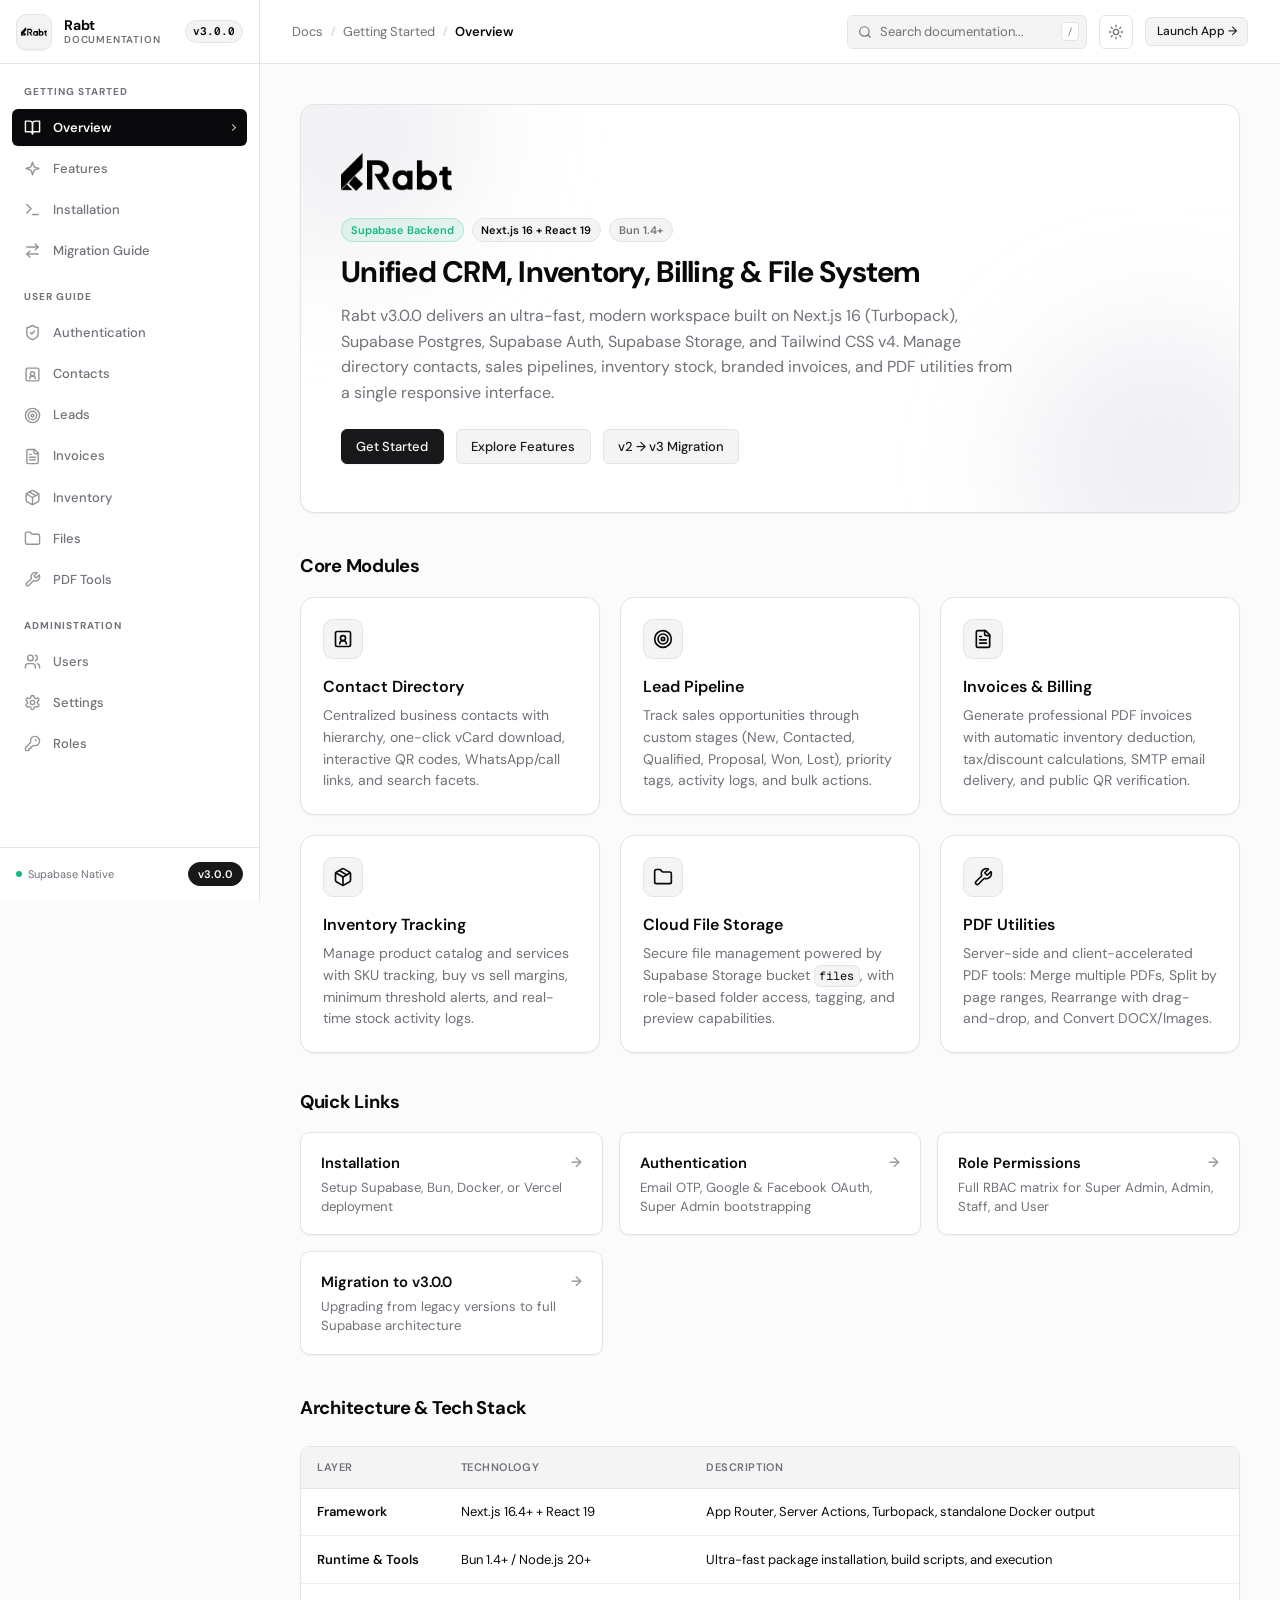
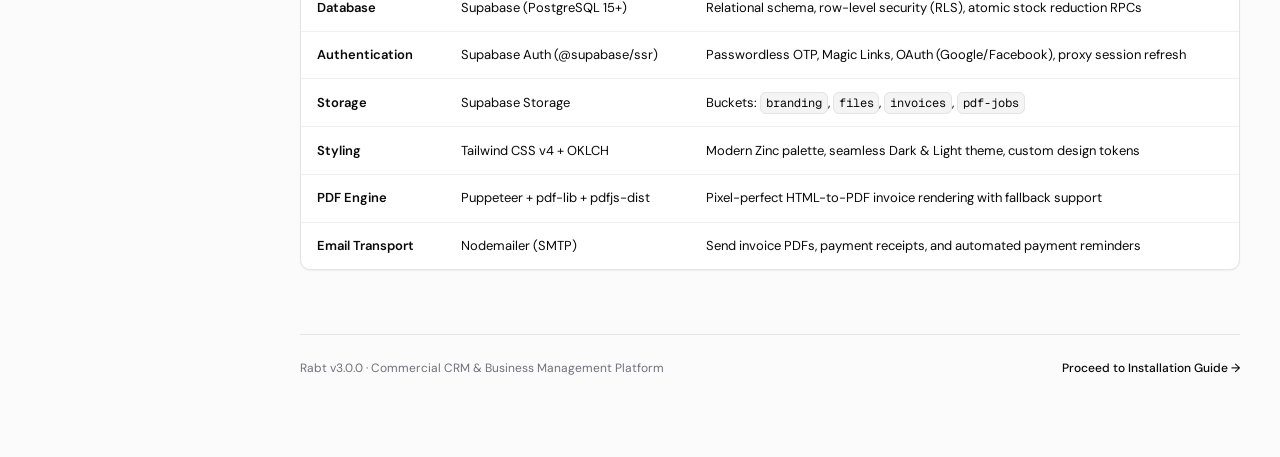
<file: Documentation/index.html>
<!DOCTYPE html>
<html lang="en">
  <head>
    <meta charset="UTF-8" />
    <meta name="viewport" content="width=device-width, initial-scale=1.0" />
    <title>Rabt Documentation | Modern CRM, Inventory, Billing & File System</title>
    <link rel="stylesheet" href="css/styles.css" />
    <link rel="icon" href="image/favicon.ico" sizes="any" />
    <link rel="icon" href="image/favicon.svg" type="image/svg+xml" />
    <link rel="apple-touch-icon" href="image/apple-touch-icon.png" />
  </head>
  <body>
    <!-- Sidebar Navigation -->
    <nav class="sidebar" id="sidebar">
      <div class="sidebar-header">
        <div class="sidebar-logo-box">
          <img src="image/rabt-dark.png" alt="Rabt" class="sidebar-logo" />
        </div>
        <div class="sidebar-brand-meta">
          <div class="sidebar-brand-title">Rabt</div>
          <div class="sidebar-brand-sub">Documentation</div>
        </div>
        <span class="version-pill">v3.0.0</span>
      </div>

      <div class="nav-scroll">
        <ul class="nav-menu">
          <li class="nav-section">Getting Started</li>
          <li>
            <a href="index.html" class="active">
              <svg class="nav-icon" viewBox="0 0 24 24" fill="none" stroke="currentColor" stroke-width="2" stroke-linecap="round" stroke-linejoin="round"><path d="M2 3h6a4 4 0 0 1 4 4v14a3 3 0 0 0-3-3H2z"/><path d="M22 3h-6a4 4 0 0 0-4 4v14a3 3 0 0 1 3-3h7z"/></svg>
              <span>Overview</span>
            </a>
          </li>
          <li>
            <a href="features.html">
              <svg class="nav-icon" viewBox="0 0 24 24" fill="none" stroke="currentColor" stroke-width="2" stroke-linecap="round" stroke-linejoin="round"><path d="m12 3-1.9 5.8a2 2 0 0 1-1.3 1.3L3 12l5.8 1.9a2 2 0 0 1 1.3 1.3L12 21l1.9-5.8a2 2 0 0 1 1.3-1.3L21 12l-5.8-1.9a2 2 0 0 1-1.3-1.3z"/></svg>
              <span>Features</span>
            </a>
          </li>
          <li>
            <a href="installation.html">
              <svg class="nav-icon" viewBox="0 0 24 24" fill="none" stroke="currentColor" stroke-width="2" stroke-linecap="round" stroke-linejoin="round"><polyline points="4 17 10 11 4 5"/><line x1="12" x2="20" y1="19" y2="19"/></svg>
              <span>Installation</span>
            </a>
          </li>
          <li>
            <a href="migration.html">
              <svg class="nav-icon" viewBox="0 0 24 24" fill="none" stroke="currentColor" stroke-width="2" stroke-linecap="round" stroke-linejoin="round"><path d="m16 3 4 4-4 4"/><path d="M20 7H4"/><path d="m8 21-4-4 4-4"/><path d="M4 17h16"/></svg>
              <span>Migration Guide</span>
            </a>
          </li>

          <li class="nav-section">User Guide</li>
          <li>
            <a href="user-guide/authentication.html">
              <svg class="nav-icon" viewBox="0 0 24 24" fill="none" stroke="currentColor" stroke-width="2" stroke-linecap="round" stroke-linejoin="round"><path d="M20 13c0 5-3.5 7.5-7.66 8.95a1 1 0 0 1-.67-.01C7.5 20.5 4 18 4 13V6a1 1 0 0 1 1-1c2 0 4.5-1.2 6.24-2.72a1.17 1.17 0 0 1 1.52 0C14.51 3.81 17 5 19 5a1 1 0 0 1 1 1z"/><path d="m9 12 2 2 4-4"/></svg>
              <span>Authentication</span>
            </a>
          </li>
          <li>
            <a href="user-guide/contacts.html">
              <svg class="nav-icon" viewBox="0 0 24 24" fill="none" stroke="currentColor" stroke-width="2" stroke-linecap="round" stroke-linejoin="round"><path d="M16 18a4 4 0 0 0-8 0"/><circle cx="12" cy="11" r="3"/><rect width="18" height="18" x="3" y="3" rx="2"/></svg>
              <span>Contacts</span>
            </a>
          </li>
          <li>
            <a href="user-guide/leads.html">
              <svg class="nav-icon" viewBox="0 0 24 24" fill="none" stroke="currentColor" stroke-width="2" stroke-linecap="round" stroke-linejoin="round"><circle cx="12" cy="12" r="10"/><circle cx="12" cy="12" r="6"/><circle cx="12" cy="12" r="2"/></svg>
              <span>Leads</span>
            </a>
          </li>
          <li>
            <a href="user-guide/invoices.html">
              <svg class="nav-icon" viewBox="0 0 24 24" fill="none" stroke="currentColor" stroke-width="2" stroke-linecap="round" stroke-linejoin="round"><path d="M15 2H6a2 2 0 0 0-2 2v16a2 2 0 0 0 2 2h12a2 2 0 0 0 2-2V7Z"/><path d="M14 2v4a2 2 0 0 0 2 2h4"/><path d="M10 9H8"/><path d="M16 13H8"/><path d="M16 17H8"/></svg>
              <span>Invoices</span>
            </a>
          </li>
          <li>
            <a href="user-guide/inventory.html">
              <svg class="nav-icon" viewBox="0 0 24 24" fill="none" stroke="currentColor" stroke-width="2" stroke-linecap="round" stroke-linejoin="round"><path d="m7.5 4.27 9 5.15"/><path d="M21 8a2 2 0 0 0-1-1.73l-7-4a2 2 0 0 0-2 0l-7 4A2 2 0 0 0 3 8v8a2 2 0 0 0 1 1.73l7 4a2 2 0 0 0 2 0l7-4A2 2 0 0 0 21 16Z"/><path d="m3.3 7 8.7 5 8.7-5"/><path d="M12 22V12"/></svg>
              <span>Inventory</span>
            </a>
          </li>
          <li>
            <a href="user-guide/files.html">
              <svg class="nav-icon" viewBox="0 0 24 24" fill="none" stroke="currentColor" stroke-width="2" stroke-linecap="round" stroke-linejoin="round"><path d="M20 20a2 2 0 0 0 2-2V8a2 2 0 0 0-2-2h-7.9a2 2 0 0 1-1.69-.9L9.6 3.9A2 2 0 0 0 7.93 3H4a2 2 0 0 0-2 2v13a2 2 0 0 0 2 2Z"/></svg>
              <span>Files</span>
            </a>
          </li>
          <li>
            <a href="user-guide/pdf-tools.html">
              <svg class="nav-icon" viewBox="0 0 24 24" fill="none" stroke="currentColor" stroke-width="2" stroke-linecap="round" stroke-linejoin="round"><path d="M14.7 6.3a1 1 0 0 0 0 1.4l1.6 1.6a1 1 0 0 0 1.4 0l3.77-3.77a6 6 0 0 1-7.94 7.94l-6.91 6.91a2.12 2.12 0 0 1-3-3l6.91-6.91a6 6 0 0 1 7.94-7.94l-3.76 3.76z"/></svg>
              <span>PDF Tools</span>
            </a>
          </li>

          <li class="nav-section">Administration</li>
          <li>
            <a href="admin/users.html">
              <svg class="nav-icon" viewBox="0 0 24 24" fill="none" stroke="currentColor" stroke-width="2" stroke-linecap="round" stroke-linejoin="round"><path d="M16 21v-2a4 4 0 0 0-4-4H6a4 4 0 0 0-4 4v2"/><circle cx="9" cy="7" r="4"/><path d="M22 21v-2a4 4 0 0 0-3-3.87"/><path d="M16 3.13a4 4 0 0 1 0 7.75"/></svg>
              <span>Users</span>
            </a>
          </li>
          <li>
            <a href="admin/settings.html">
              <svg class="nav-icon" viewBox="0 0 24 24" fill="none" stroke="currentColor" stroke-width="2" stroke-linecap="round" stroke-linejoin="round"><path d="M12.22 2h-.44a2 2 0 0 0-2 2v.18a2 2 0 0 1-1 1.73l-.43.25a2 2 0 0 1-2 0l-.15-.08a2 2 0 0 0-2.73.73l-.22.38a2 2 0 0 0 .73 2.73l.15.1a2 2 0 0 1 1 1.72v.51a2 2 0 0 1-1 1.74l-.15.09a2 2 0 0 0-.73 2.73l.22.38a2 2 0 0 0 2.73.73l.15-.08a2 2 0 0 1 2 0l.43.25a2 2 0 0 1 1 1.73V20a2 2 0 0 0 2 2h.44a2 2 0 0 0 2-2v-.18a2 2 0 0 1 1-1.73l.43-.25a2 2 0 0 1 2 0l.15.08a2 2 0 0 0 2.73-.73l.22-.39a2 2 0 0 0-.73-2.73l-.15-.08a2 2 0 0 1-1-1.74v-.5a2 2 0 0 1 1-1.74l.15-.09a2 2 0 0 0 .73-2.73l-.22-.38a2 2 0 0 0-2.73-.73l-.15.08a2 2 0 0 1-2 0l-.43-.25a2 2 0 0 1-1-1.73V4a2 2 0 0 0-2-2z"/><circle cx="12" cy="12" r="3"/></svg>
              <span>Settings</span>
            </a>
          </li>
          <li>
            <a href="admin/roles.html">
              <svg class="nav-icon" viewBox="0 0 24 24" fill="none" stroke="currentColor" stroke-width="2" stroke-linecap="round" stroke-linejoin="round"><path d="M2.586 17.414A2 2 0 0 0 2 18.828V21a1 1 0 0 0 1 1h3a1 1 0 0 0 1-1v-1a1 1 0 0 1 1-1h1a1 1 0 0 0 1-1v-1a1 1 0 0 1 1-1h.172a2 2 0 0 0 1.414-.586l.814-.814a6.5 6.5 0 1 0-4-4z"/><circle cx="16.5" cy="7.5" r=".5" fill="currentColor"/></svg>
              <span>Roles</span>
            </a>
          </li>
        </ul>
      </div>

      <div class="sidebar-footer">
        <span class="tag-pill"><span class="dot"></span> Supabase Native</span>
        <span class="badge badge-primary">v3.0.0</span>
      </div>
    </nav>

    <!-- Main Layout Frame -->
    <div class="layout-root">
      <!-- TopBar -->
      <header class="topbar">
        <div class="topbar-left">
          <button class="sidebar-toggle" id="sidebarToggle" aria-label="Toggle navigation">
            <svg width="18" height="18" viewBox="0 0 24 24" fill="none" stroke="currentColor" stroke-width="2" stroke-linecap="round" stroke-linejoin="round"><line x1="4" x2="20" y1="12" y2="12"/><line x1="4" x2="20" y1="6" y2="6"/><line x1="4" x2="20" y1="18" y2="18"/></svg>
          </button>
          <div class="breadcrumbs">
            <span>Docs</span>
            <span class="sep">/</span>
            <span>Getting Started</span>
            <span class="sep">/</span>
            <span class="current">Overview</span>
          </div>
        </div>

        <div class="topbar-right">
          <div class="search-box">
            <svg class="search-icon" viewBox="0 0 24 24" fill="none" stroke="currentColor" stroke-width="2" stroke-linecap="round" stroke-linejoin="round"><circle cx="11" cy="11" r="8"/><path d="m21 21-4.3-4.3"/></svg>
            <input type="text" id="docSearch" class="search-input" placeholder="Search documentation..." />
            <kbd class="search-kbd">/</kbd>
          </div>

          <button class="theme-btn" id="themeToggle" title="Toggle theme">
            <svg class="sun-icon" viewBox="0 0 24 24" fill="none" stroke="currentColor" stroke-width="2" stroke-linecap="round" stroke-linejoin="round"><circle cx="12" cy="12" r="4"/><path d="M12 2v2"/><path d="M12 20v2"/><path d="m4.93 4.93 1.41 1.41"/><path d="m17.66 17.66 1.41 1.41"/><path d="M2 12h2"/><path d="M20 12h2"/><path d="m6.34 17.66-1.41 1.41"/><path d="m19.07 4.93-1.41 1.41"/></svg>
            <svg class="moon-icon" viewBox="0 0 24 24" fill="none" stroke="currentColor" stroke-width="2" stroke-linecap="round" stroke-linejoin="round"><path d="M12 3a6 6 0 0 0 9 9 9 9 0 1 1-9-9Z"/></svg>
          </button>

          <a href="https://rabt.kraito.com/" target="_blank" rel="noopener" class="btn btn-secondary btn-sm">Launch App →</a>
        </div>
      </header>

      <!-- Content -->
      <main class="content">
        <div class="content-inner">
          <!-- Hero Section styled like Rabt Landing -->
          <section class="hero">
            <div class="hero-glow-1"></div>
            <div class="hero-glow-2"></div>
            <div class="hero-inner">
              <img src="image/rabt-dark.png" alt="Rabt" class="hero-logo" />
              <div style="display:flex;gap:0.5rem;align-items:center;margin-bottom:0.75rem;">
                <span class="badge badge-supabase">Supabase Backend</span>
                <span class="badge badge-nextjs">Next.js 16 + React 19</span>
                <span class="badge">Bun 1.4+</span>
              </div>
              <h2>Unified CRM, Inventory, Billing & File System</h2>
              <p>
                Rabt v3.0.0 delivers an ultra-fast, modern workspace built on Next.js 16 (Turbopack),
                Supabase Postgres, Supabase Auth, Supabase Storage, and Tailwind CSS v4. Manage directory contacts,
                sales pipelines, inventory stock, branded invoices, and PDF utilities from a single responsive interface.
              </p>
              <div class="hero-buttons">
                <a href="installation.html" class="btn btn-primary">Get Started</a>
                <a href="features.html" class="btn btn-secondary">Explore Features</a>
                <a href="migration.html" class="btn btn-secondary">v2 → v3 Migration</a>
              </div>
            </div>
          </section>

          <!-- Core Modules Grid -->
          <h3 class="section-title">Core Modules</h3>
          <div class="cards-grid">
            <div class="card">
              <div class="card-icon-wrap">
                <svg viewBox="0 0 24 24" fill="none" stroke="currentColor" stroke-width="2" stroke-linecap="round" stroke-linejoin="round"><path d="M16 18a4 4 0 0 0-8 0"/><circle cx="12" cy="11" r="3"/><rect width="18" height="18" x="3" y="3" rx="2"/></svg>
              </div>
              <h3>Contact Directory</h3>
              <p>Centralized business contacts with hierarchy, one-click vCard download, interactive QR codes, WhatsApp/call links, and search facets.</p>
            </div>

            <div class="card">
              <div class="card-icon-wrap">
                <svg viewBox="0 0 24 24" fill="none" stroke="currentColor" stroke-width="2" stroke-linecap="round" stroke-linejoin="round"><circle cx="12" cy="12" r="10"/><circle cx="12" cy="12" r="6"/><circle cx="12" cy="12" r="2"/></svg>
              </div>
              <h3>Lead Pipeline</h3>
              <p>Track sales opportunities through custom stages (New, Contacted, Qualified, Proposal, Won, Lost), priority tags, activity logs, and bulk actions.</p>
            </div>

            <div class="card">
              <div class="card-icon-wrap">
                <svg viewBox="0 0 24 24" fill="none" stroke="currentColor" stroke-width="2" stroke-linecap="round" stroke-linejoin="round"><path d="M15 2H6a2 2 0 0 0-2 2v16a2 2 0 0 0 2 2h12a2 2 0 0 0 2-2V7Z"/><path d="M14 2v4a2 2 0 0 0 2 2h4"/><path d="M10 9H8"/><path d="M16 13H8"/><path d="M16 17H8"/></svg>
              </div>
              <h3>Invoices & Billing</h3>
              <p>Generate professional PDF invoices with automatic inventory deduction, tax/discount calculations, SMTP email delivery, and public QR verification.</p>
            </div>

            <div class="card">
              <div class="card-icon-wrap">
                <svg viewBox="0 0 24 24" fill="none" stroke="currentColor" stroke-width="2" stroke-linecap="round" stroke-linejoin="round"><path d="m7.5 4.27 9 5.15"/><path d="M21 8a2 2 0 0 0-1-1.73l-7-4a2 2 0 0 0-2 0l-7 4A2 2 0 0 0 3 8v8a2 2 0 0 0 1 1.73l7 4a2 2 0 0 0 2 0l7-4A2 2 0 0 0 21 16Z"/><path d="m3.3 7 8.7 5 8.7-5"/><path d="M12 22V12"/></svg>
              </div>
              <h3>Inventory Tracking</h3>
              <p>Manage product catalog and services with SKU tracking, buy vs sell margins, minimum threshold alerts, and real-time stock activity logs.</p>
            </div>

            <div class="card">
              <div class="card-icon-wrap">
                <svg viewBox="0 0 24 24" fill="none" stroke="currentColor" stroke-width="2" stroke-linecap="round" stroke-linejoin="round"><path d="M20 20a2 2 0 0 0 2-2V8a2 2 0 0 0-2-2h-7.9a2 2 0 0 1-1.69-.9L9.6 3.9A2 2 0 0 0 7.93 3H4a2 2 0 0 0-2 2v13a2 2 0 0 0 2 2Z"/></svg>
              </div>
              <h3>Cloud File Storage</h3>
              <p>Secure file management powered by Supabase Storage bucket <code>files</code>, with role-based folder access, tagging, and preview capabilities.</p>
            </div>

            <div class="card">
              <div class="card-icon-wrap">
                <svg viewBox="0 0 24 24" fill="none" stroke="currentColor" stroke-width="2" stroke-linecap="round" stroke-linejoin="round"><path d="M14.7 6.3a1 1 0 0 0 0 1.4l1.6 1.6a1 1 0 0 0 1.4 0l3.77-3.77a6 6 0 0 1-7.94 7.94l-6.91 6.91a2.12 2.12 0 0 1-3-3l6.91-6.91a6 6 0 0 1 7.94-7.94l-3.76 3.76z"/></svg>
              </div>
              <h3>PDF Utilities</h3>
              <p>Server-side and client-accelerated PDF tools: Merge multiple PDFs, Split by page ranges, Rearrange with drag-and-drop, and Convert DOCX/Images.</p>
            </div>
          </div>

          <!-- Quick Links -->
          <h3 class="section-title">Quick Links</h3>
          <div class="links-grid">
            <a href="installation.html" class="link-card">
              <h4>Installation</h4>
              <p>Setup Supabase, Bun, Docker, or Vercel deployment</p>
            </a>
            <a href="user-guide/authentication.html" class="link-card">
              <h4>Authentication</h4>
              <p>Email OTP, Google & Facebook OAuth, Super Admin bootstrapping</p>
            </a>
            <a href="admin/roles.html" class="link-card">
              <h4>Role Permissions</h4>
              <p>Full RBAC matrix for Super Admin, Admin, Staff, and User</p>
            </a>
            <a href="migration.html" class="link-card">
              <h4>Migration to v3.0.0</h4>
              <p>Upgrading from legacy versions to full Supabase architecture</p>
            </a>
          </div>

          <!-- Technical Specs Table -->
          <h3 class="section-title">Architecture & Tech Stack</h3>
          <div class="table-wrapper">
            <table>
              <thead>
                <tr>
                  <th>Layer</th>
                  <th>Technology</th>
                  <th>Description</th>
                </tr>
              </thead>
              <tbody>
                <tr>
                  <td><strong>Framework</strong></td>
                  <td>Next.js 16.4+ + React 19</td>
                  <td>App Router, Server Actions, Turbopack, standalone Docker output</td>
                </tr>
                <tr>
                  <td><strong>Runtime & Tools</strong></td>
                  <td>Bun 1.4+ / Node.js 20+</td>
                  <td>Ultra-fast package installation, build scripts, and execution</td>
                </tr>
                <tr>
                  <td><strong>Database</strong></td>
                  <td>Supabase (PostgreSQL 15+)</td>
                  <td>Relational schema, row-level security (RLS), atomic stock reduction RPCs</td>
                </tr>
                <tr>
                  <td><strong>Authentication</strong></td>
                  <td>Supabase Auth (@supabase/ssr)</td>
                  <td>Passwordless OTP, Magic Links, OAuth (Google/Facebook), proxy session refresh</td>
                </tr>
                <tr>
                  <td><strong>Storage</strong></td>
                  <td>Supabase Storage</td>
                  <td>Buckets: <code>branding</code>, <code>files</code>, <code>invoices</code>, <code>pdf-jobs</code></td>
                </tr>
                <tr>
                  <td><strong>Styling</strong></td>
                  <td>Tailwind CSS v4 + OKLCH</td>
                  <td>Modern Zinc palette, seamless Dark & Light theme, custom design tokens</td>
                </tr>
                <tr>
                  <td><strong>PDF Engine</strong></td>
                  <td>Puppeteer + pdf-lib + pdfjs-dist</td>
                  <td>Pixel-perfect HTML-to-PDF invoice rendering with fallback support</td>
                </tr>
                <tr>
                  <td><strong>Email Transport</strong></td>
                  <td>Nodemailer (SMTP)</td>
                  <td>Send invoice PDFs, payment receipts, and automated payment reminders</td>
                </tr>
              </tbody>
            </table>
          </div>

          <!-- Documentation Footer -->
          <footer class="doc-footer">
            <div>Rabt v3.0.0 · Commercial CRM & Business Management Platform</div>
            <div><a href="installation.html">Proceed to Installation Guide →</a></div>
          </footer>
        </div>
      </main>
    </div>

    <script src="js/main.js"></script>
  </body>
</html>
</file>
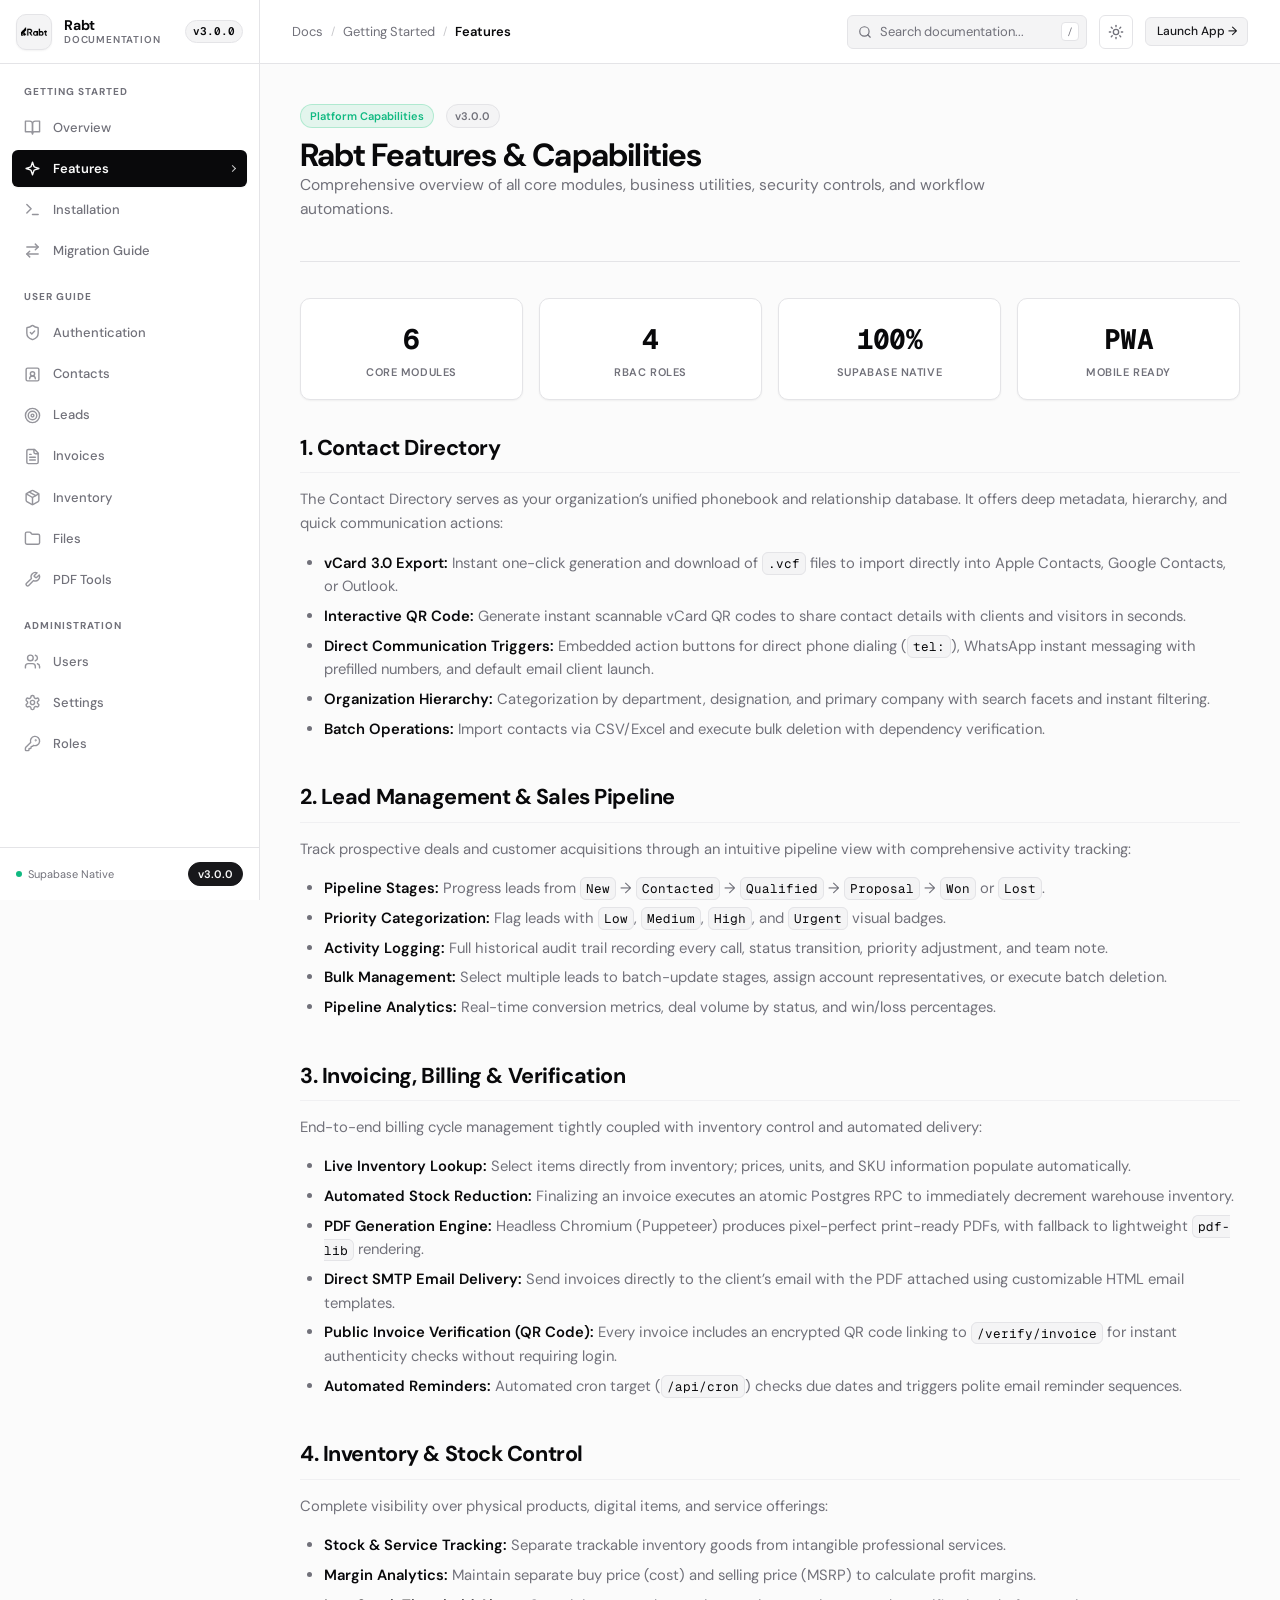
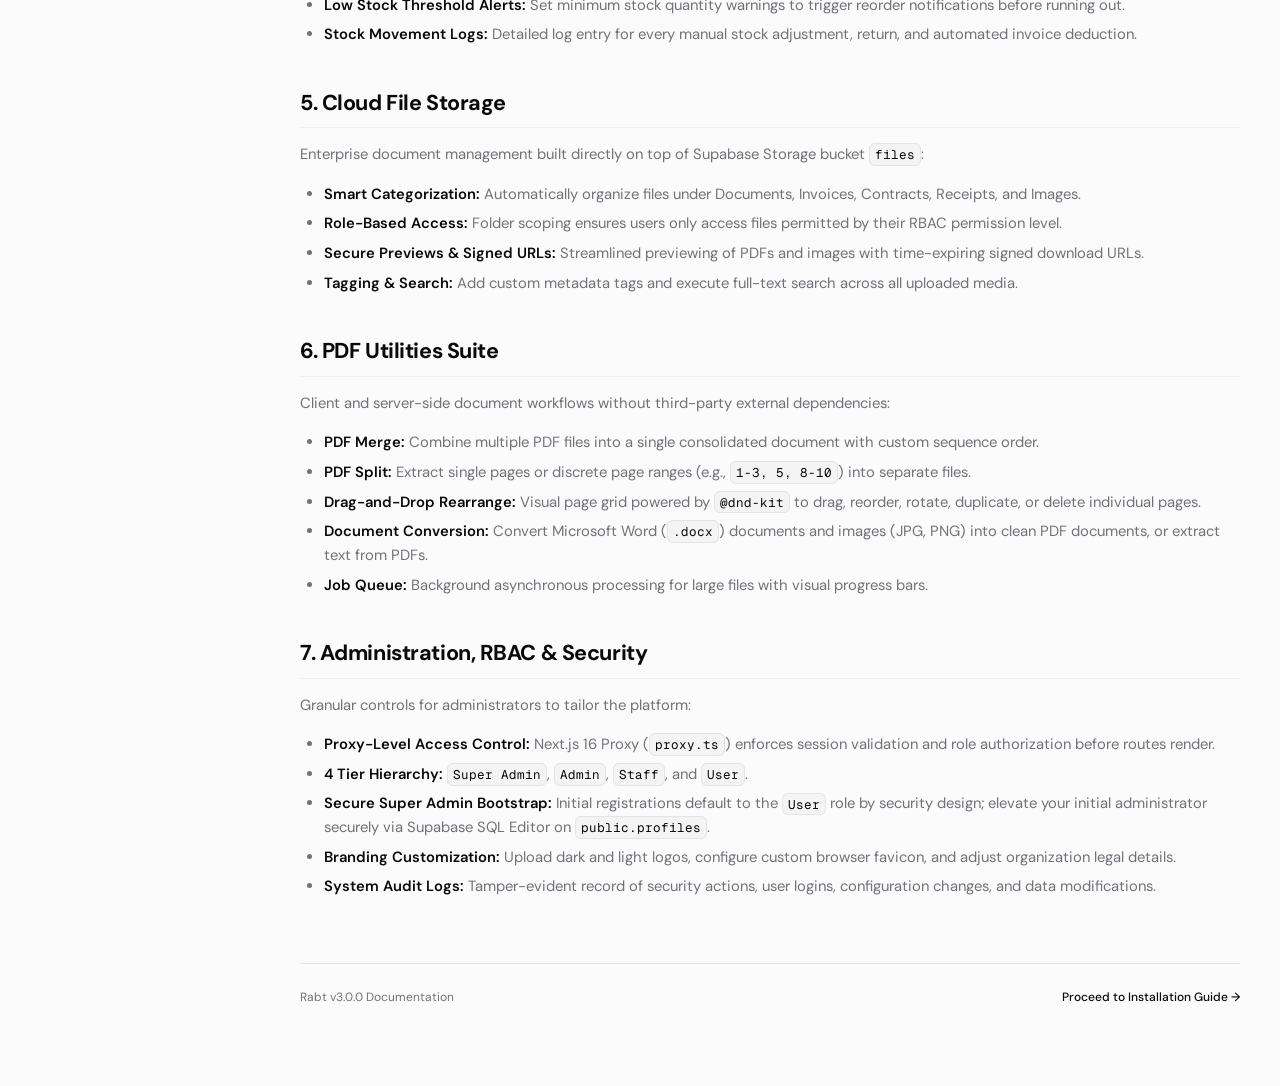
<file: Documentation/features.html>
<!DOCTYPE html>
<html lang="en">
  <head>
    <meta charset="UTF-8" />
    <meta name="viewport" content="width=device-width, initial-scale=1.0" />
    <title>Features - Rabt Documentation</title>
    <link rel="stylesheet" href="css/styles.css" />
    <link rel="icon" href="image/favicon.ico" sizes="any" />
    <link rel="icon" href="image/favicon.svg" type="image/svg+xml" />
    <link rel="apple-touch-icon" href="image/apple-touch-icon.png" />
  </head>
  <body>
    <!-- Sidebar Navigation -->
    <nav class="sidebar" id="sidebar">
      <div class="sidebar-header">
        <div class="sidebar-logo-box">
          <img src="image/rabt-dark.png" alt="Rabt" class="sidebar-logo" />
        </div>
        <div class="sidebar-brand-meta">
          <div class="sidebar-brand-title">Rabt</div>
          <div class="sidebar-brand-sub">Documentation</div>
        </div>
        <span class="version-pill">v3.0.0</span>
      </div>

      <div class="nav-scroll">
        <ul class="nav-menu">
          <li class="nav-section">Getting Started</li>
          <li>
            <a href="index.html">
              <svg class="nav-icon" viewBox="0 0 24 24" fill="none" stroke="currentColor" stroke-width="2" stroke-linecap="round" stroke-linejoin="round"><path d="M2 3h6a4 4 0 0 1 4 4v14a3 3 0 0 0-3-3H2z"/><path d="M22 3h-6a4 4 0 0 0-4 4v14a3 3 0 0 1 3-3h7z"/></svg>
              <span>Overview</span>
            </a>
          </li>
          <li>
            <a href="features.html" class="active">
              <svg class="nav-icon" viewBox="0 0 24 24" fill="none" stroke="currentColor" stroke-width="2" stroke-linecap="round" stroke-linejoin="round"><path d="m12 3-1.9 5.8a2 2 0 0 1-1.3 1.3L3 12l5.8 1.9a2 2 0 0 1 1.3 1.3L12 21l1.9-5.8a2 2 0 0 1 1.3-1.3L21 12l-5.8-1.9a2 2 0 0 1-1.3-1.3z"/></svg>
              <span>Features</span>
            </a>
          </li>
          <li>
            <a href="installation.html">
              <svg class="nav-icon" viewBox="0 0 24 24" fill="none" stroke="currentColor" stroke-width="2" stroke-linecap="round" stroke-linejoin="round"><polyline points="4 17 10 11 4 5"/><line x1="12" x2="20" y1="19" y2="19"/></svg>
              <span>Installation</span>
            </a>
          </li>
          <li>
            <a href="migration.html">
              <svg class="nav-icon" viewBox="0 0 24 24" fill="none" stroke="currentColor" stroke-width="2" stroke-linecap="round" stroke-linejoin="round"><path d="m16 3 4 4-4 4"/><path d="M20 7H4"/><path d="m8 21-4-4 4-4"/><path d="M4 17h16"/></svg>
              <span>Migration Guide</span>
            </a>
          </li>

          <li class="nav-section">User Guide</li>
          <li>
            <a href="user-guide/authentication.html">
              <svg class="nav-icon" viewBox="0 0 24 24" fill="none" stroke="currentColor" stroke-width="2" stroke-linecap="round" stroke-linejoin="round"><path d="M20 13c0 5-3.5 7.5-7.66 8.95a1 1 0 0 1-.67-.01C7.5 20.5 4 18 4 13V6a1 1 0 0 1 1-1c2 0 4.5-1.2 6.24-2.72a1.17 1.17 0 0 1 1.52 0C14.51 3.81 17 5 19 5a1 1 0 0 1 1 1z"/><path d="m9 12 2 2 4-4"/></svg>
              <span>Authentication</span>
            </a>
          </li>
          <li>
            <a href="user-guide/contacts.html">
              <svg class="nav-icon" viewBox="0 0 24 24" fill="none" stroke="currentColor" stroke-width="2" stroke-linecap="round" stroke-linejoin="round"><path d="M16 18a4 4 0 0 0-8 0"/><circle cx="12" cy="11" r="3"/><rect width="18" height="18" x="3" y="3" rx="2"/></svg>
              <span>Contacts</span>
            </a>
          </li>
          <li>
            <a href="user-guide/leads.html">
              <svg class="nav-icon" viewBox="0 0 24 24" fill="none" stroke="currentColor" stroke-width="2" stroke-linecap="round" stroke-linejoin="round"><circle cx="12" cy="12" r="10"/><circle cx="12" cy="12" r="6"/><circle cx="12" cy="12" r="2"/></svg>
              <span>Leads</span>
            </a>
          </li>
          <li>
            <a href="user-guide/invoices.html">
              <svg class="nav-icon" viewBox="0 0 24 24" fill="none" stroke="currentColor" stroke-width="2" stroke-linecap="round" stroke-linejoin="round"><path d="M15 2H6a2 2 0 0 0-2 2v16a2 2 0 0 0 2 2h12a2 2 0 0 0 2-2V7Z"/><path d="M14 2v4a2 2 0 0 0 2 2h4"/><path d="M10 9H8"/><path d="M16 13H8"/><path d="M16 17H8"/></svg>
              <span>Invoices</span>
            </a>
          </li>
          <li>
            <a href="user-guide/inventory.html">
              <svg class="nav-icon" viewBox="0 0 24 24" fill="none" stroke="currentColor" stroke-width="2" stroke-linecap="round" stroke-linejoin="round"><path d="m7.5 4.27 9 5.15"/><path d="M21 8a2 2 0 0 0-1-1.73l-7-4a2 2 0 0 0-2 0l-7 4A2 2 0 0 0 3 8v8a2 2 0 0 0 1 1.73l7 4a2 2 0 0 0 2 0l7-4A2 2 0 0 0 21 16Z"/><path d="m3.3 7 8.7 5 8.7-5"/><path d="M12 22V12"/></svg>
              <span>Inventory</span>
            </a>
          </li>
          <li>
            <a href="user-guide/files.html">
              <svg class="nav-icon" viewBox="0 0 24 24" fill="none" stroke="currentColor" stroke-width="2" stroke-linecap="round" stroke-linejoin="round"><path d="M20 20a2 2 0 0 0 2-2V8a2 2 0 0 0-2-2h-7.9a2 2 0 0 1-1.69-.9L9.6 3.9A2 2 0 0 0 7.93 3H4a2 2 0 0 0-2 2v13a2 2 0 0 0 2 2Z"/></svg>
              <span>Files</span>
            </a>
          </li>
          <li>
            <a href="user-guide/pdf-tools.html">
              <svg class="nav-icon" viewBox="0 0 24 24" fill="none" stroke="currentColor" stroke-width="2" stroke-linecap="round" stroke-linejoin="round"><path d="M14.7 6.3a1 1 0 0 0 0 1.4l1.6 1.6a1 1 0 0 0 1.4 0l3.77-3.77a6 6 0 0 1-7.94 7.94l-6.91 6.91a2.12 2.12 0 0 1-3-3l6.91-6.91a6 6 0 0 1 7.94-7.94l-3.76 3.76z"/></svg>
              <span>PDF Tools</span>
            </a>
          </li>

          <li class="nav-section">Administration</li>
          <li>
            <a href="admin/users.html">
              <svg class="nav-icon" viewBox="0 0 24 24" fill="none" stroke="currentColor" stroke-width="2" stroke-linecap="round" stroke-linejoin="round"><path d="M16 21v-2a4 4 0 0 0-4-4H6a4 4 0 0 0-4 4v2"/><circle cx="9" cy="7" r="4"/><path d="M22 21v-2a4 4 0 0 0-3-3.87"/><path d="M16 3.13a4 4 0 0 1 0 7.75"/></svg>
              <span>Users</span>
            </a>
          </li>
          <li>
            <a href="admin/settings.html">
              <svg class="nav-icon" viewBox="0 0 24 24" fill="none" stroke="currentColor" stroke-width="2" stroke-linecap="round" stroke-linejoin="round"><path d="M12.22 2h-.44a2 2 0 0 0-2 2v.18a2 2 0 0 1-1 1.73l-.43.25a2 2 0 0 1-2 0l-.15-.08a2 2 0 0 0-2.73.73l-.22.38a2 2 0 0 0 .73 2.73l.15.1a2 2 0 0 1 1 1.72v.51a2 2 0 0 1-1 1.74l-.15.09a2 2 0 0 0-.73 2.73l.22.38a2 2 0 0 0 2.73.73l.15-.08a2 2 0 0 1 2 0l.43.25a2 2 0 0 1 1 1.73V20a2 2 0 0 0 2 2h.44a2 2 0 0 0 2-2v-.18a2 2 0 0 1 1-1.73l.43-.25a2 2 0 0 1 2 0l.15.08a2 2 0 0 0 2.73-.73l.22-.39a2 2 0 0 0-.73-2.73l-.15-.08a2 2 0 0 1-1-1.74v-.5a2 2 0 0 1 1-1.74l.15-.09a2 2 0 0 0 .73-2.73l-.22-.38a2 2 0 0 0-2.73-.73l-.15.08a2 2 0 0 1-2 0l-.43-.25a2 2 0 0 1-1-1.73V4a2 2 0 0 0-2-2z"/><circle cx="12" cy="12" r="3"/></svg>
              <span>Settings</span>
            </a>
          </li>
          <li>
            <a href="admin/roles.html">
              <svg class="nav-icon" viewBox="0 0 24 24" fill="none" stroke="currentColor" stroke-width="2" stroke-linecap="round" stroke-linejoin="round"><path d="M2.586 17.414A2 2 0 0 0 2 18.828V21a1 1 0 0 0 1 1h3a1 1 0 0 0 1-1v-1a1 1 0 0 1 1-1h1a1 1 0 0 0 1-1v-1a1 1 0 0 1 1-1h.172a2 2 0 0 0 1.414-.586l.814-.814a6.5 6.5 0 1 0-4-4z"/><circle cx="16.5" cy="7.5" r=".5" fill="currentColor"/></svg>
              <span>Roles</span>
            </a>
          </li>
        </ul>
      </div>

      <div class="sidebar-footer">
        <span class="tag-pill"><span class="dot"></span> Supabase Native</span>
        <span class="badge badge-primary">v3.0.0</span>
      </div>
    </nav>

    <!-- Main Layout Frame -->
    <div class="layout-root">
      <!-- TopBar -->
      <header class="topbar">
        <div class="topbar-left">
          <button class="sidebar-toggle" id="sidebarToggle" aria-label="Toggle navigation">
            <svg width="18" height="18" viewBox="0 0 24 24" fill="none" stroke="currentColor" stroke-width="2" stroke-linecap="round" stroke-linejoin="round"><line x1="4" x2="20" y1="12" y2="12"/><line x1="4" x2="20" y1="6" y2="6"/><line x1="4" x2="20" y1="18" y2="18"/></svg>
          </button>
          <div class="breadcrumbs">
            <a href="index.html">Docs</a>
            <span class="sep">/</span>
            <span>Getting Started</span>
            <span class="sep">/</span>
            <span class="current">Features</span>
          </div>
        </div>

        <div class="topbar-right">
          <div class="search-box">
            <svg class="search-icon" viewBox="0 0 24 24" fill="none" stroke="currentColor" stroke-width="2" stroke-linecap="round" stroke-linejoin="round"><circle cx="11" cy="11" r="8"/><path d="m21 21-4.3-4.3"/></svg>
            <input type="text" id="docSearch" class="search-input" placeholder="Search documentation..." />
            <kbd class="search-kbd">/</kbd>
          </div>

          <button class="theme-btn" id="themeToggle" title="Toggle theme">
            <svg class="sun-icon" viewBox="0 0 24 24" fill="none" stroke="currentColor" stroke-width="2" stroke-linecap="round" stroke-linejoin="round"><circle cx="12" cy="12" r="4"/><path d="M12 2v2"/><path d="M12 20v2"/><path d="m4.93 4.93 1.41 1.41"/><path d="m17.66 17.66 1.41 1.41"/><path d="M2 12h2"/><path d="M20 12h2"/><path d="m6.34 17.66-1.41 1.41"/><path d="m19.07 4.93-1.41 1.41"/></svg>
            <svg class="moon-icon" viewBox="0 0 24 24" fill="none" stroke="currentColor" stroke-width="2" stroke-linecap="round" stroke-linejoin="round"><path d="M12 3a6 6 0 0 0 9 9 9 9 0 1 1-9-9Z"/></svg>
          </button>

          <a href="https://rabt.kraito.com/" target="_blank" rel="noopener" class="btn btn-secondary btn-sm">Launch App →</a>
        </div>
      </header>

      <!-- Content -->
      <main class="content">
        <div class="content-inner doc-content">
          <header class="page-header">
            <div class="page-header-top">
              <span class="badge badge-supabase">Platform Capabilities</span>
              <span class="badge">v3.0.0</span>
            </div>
            <h1>Rabt Features & Capabilities</h1>
            <p class="subtitle">
              Comprehensive overview of all core modules, business utilities, security controls, and workflow automations.
            </p>
          </header>

          <div class="stats-grid">
            <div class="stat-card">
              <span class="stat-number">6</span>
              <span class="stat-label">Core Modules</span>
            </div>
            <div class="stat-card">
              <span class="stat-number">4</span>
              <span class="stat-label">RBAC Roles</span>
            </div>
            <div class="stat-card">
              <span class="stat-number">100%</span>
              <span class="stat-label">Supabase Native</span>
            </div>
            <div class="stat-card">
              <span class="stat-number">PWA</span>
              <span class="stat-label">Mobile Ready</span>
            </div>
          </div>

          <h2 class="mt-0">1. Contact Directory</h2>
          <p>
            The Contact Directory serves as your organization’s unified phonebook and relationship database. It offers deep metadata, hierarchy, and quick communication actions:
          </p>
          <ul>
            <li><strong>vCard 3.0 Export:</strong> Instant one-click generation and download of <code>.vcf</code> files to import directly into Apple Contacts, Google Contacts, or Outlook.</li>
            <li><strong>Interactive QR Code:</strong> Generate instant scannable vCard QR codes to share contact details with clients and visitors in seconds.</li>
            <li><strong>Direct Communication Triggers:</strong> Embedded action buttons for direct phone dialing (<code>tel:</code>), WhatsApp instant messaging with prefilled numbers, and default email client launch.</li>
            <li><strong>Organization Hierarchy:</strong> Categorization by department, designation, and primary company with search facets and instant filtering.</li>
            <li><strong>Batch Operations:</strong> Import contacts via CSV/Excel and execute bulk deletion with dependency verification.</li>
          </ul>

          <h2>2. Lead Management & Sales Pipeline</h2>
          <p>
            Track prospective deals and customer acquisitions through an intuitive pipeline view with comprehensive activity tracking:
          </p>
          <ul>
            <li><strong>Pipeline Stages:</strong> Progress leads from <code>New</code> → <code>Contacted</code> → <code>Qualified</code> → <code>Proposal</code> → <code>Won</code> or <code>Lost</code>.</li>
            <li><strong>Priority Categorization:</strong> Flag leads with <code>Low</code>, <code>Medium</code>, <code>High</code>, and <code>Urgent</code> visual badges.</li>
            <li><strong>Activity Logging:</strong> Full historical audit trail recording every call, status transition, priority adjustment, and team note.</li>
            <li><strong>Bulk Management:</strong> Select multiple leads to batch-update stages, assign account representatives, or execute batch deletion.</li>
            <li><strong>Pipeline Analytics:</strong> Real-time conversion metrics, deal volume by status, and win/loss percentages.</li>
          </ul>

          <h2>3. Invoicing, Billing & Verification</h2>
          <p>
            End-to-end billing cycle management tightly coupled with inventory control and automated delivery:
          </p>
          <ul>
            <li><strong>Live Inventory Lookup:</strong> Select items directly from inventory; prices, units, and SKU information populate automatically.</li>
            <li><strong>Automated Stock Reduction:</strong> Finalizing an invoice executes an atomic Postgres RPC to immediately decrement warehouse inventory.</li>
            <li><strong>PDF Generation Engine:</strong> Headless Chromium (Puppeteer) produces pixel-perfect print-ready PDFs, with fallback to lightweight <code>pdf-lib</code> rendering.</li>
            <li><strong>Direct SMTP Email Delivery:</strong> Send invoices directly to the client’s email with the PDF attached using customizable HTML email templates.</li>
            <li><strong>Public Invoice Verification (QR Code):</strong> Every invoice includes an encrypted QR code linking to <code>/verify/invoice</code> for instant authenticity checks without requiring login.</li>
            <li><strong>Automated Reminders:</strong> Automated cron target (<code>/api/cron</code>) checks due dates and triggers polite email reminder sequences.</li>
          </ul>

          <h2>4. Inventory & Stock Control</h2>
          <p>
            Complete visibility over physical products, digital items, and service offerings:
          </p>
          <ul>
            <li><strong>Stock & Service Tracking:</strong> Separate trackable inventory goods from intangible professional services.</li>
            <li><strong>Margin Analytics:</strong> Maintain separate buy price (cost) and selling price (MSRP) to calculate profit margins.</li>
            <li><strong>Low Stock Threshold Alerts:</strong> Set minimum stock quantity warnings to trigger reorder notifications before running out.</li>
            <li><strong>Stock Movement Logs:</strong> Detailed log entry for every manual stock adjustment, return, and automated invoice deduction.</li>
          </ul>

          <h2>5. Cloud File Storage</h2>
          <p>
            Enterprise document management built directly on top of Supabase Storage bucket <code>files</code>:
          </p>
          <ul>
            <li><strong>Smart Categorization:</strong> Automatically organize files under Documents, Invoices, Contracts, Receipts, and Images.</li>
            <li><strong>Role-Based Access:</strong> Folder scoping ensures users only access files permitted by their RBAC permission level.</li>
            <li><strong>Secure Previews & Signed URLs:</strong> Streamlined previewing of PDFs and images with time-expiring signed download URLs.</li>
            <li><strong>Tagging & Search:</strong> Add custom metadata tags and execute full-text search across all uploaded media.</li>
          </ul>

          <h2>6. PDF Utilities Suite</h2>
          <p>
            Client and server-side document workflows without third-party external dependencies:
          </p>
          <ul>
            <li><strong>PDF Merge:</strong> Combine multiple PDF files into a single consolidated document with custom sequence order.</li>
            <li><strong>PDF Split:</strong> Extract single pages or discrete page ranges (e.g., <code>1-3, 5, 8-10</code>) into separate files.</li>
            <li><strong>Drag-and-Drop Rearrange:</strong> Visual page grid powered by <code>@dnd-kit</code> to drag, reorder, rotate, duplicate, or delete individual pages.</li>
            <li><strong>Document Conversion:</strong> Convert Microsoft Word (<code>.docx</code>) documents and images (JPG, PNG) into clean PDF documents, or extract text from PDFs.</li>
            <li><strong>Job Queue:</strong> Background asynchronous processing for large files with visual progress bars.</li>
          </ul>

          <h2>7. Administration, RBAC & Security</h2>
          <p>
            Granular controls for administrators to tailor the platform:
          </p>
          <ul>
            <li><strong>Proxy-Level Access Control:</strong> Next.js 16 Proxy (<code>proxy.ts</code>) enforces session validation and role authorization before routes render.</li>
            <li><strong>4 Tier Hierarchy:</strong> <code>Super Admin</code>, <code>Admin</code>, <code>Staff</code>, and <code>User</code>.</li>
            <li><strong>Secure Super Admin Bootstrap:</strong> Initial registrations default to the <code>User</code> role by security design; elevate your initial administrator securely via Supabase SQL Editor on <code>public.profiles</code>.</li>
            <li><strong>Branding Customization:</strong> Upload dark and light logos, configure custom browser favicon, and adjust organization legal details.</li>
            <li><strong>System Audit Logs:</strong> Tamper-evident record of security actions, user logins, configuration changes, and data modifications.</li>
          </ul>

          <footer class="doc-footer">
            <div>Rabt v3.0.0 Documentation</div>
            <div><a href="installation.html">Proceed to Installation Guide →</a></div>
          </footer>
        </div>
      </main>
    </div>

    <script src="js/main.js"></script>
  </body>
</html>
</file>
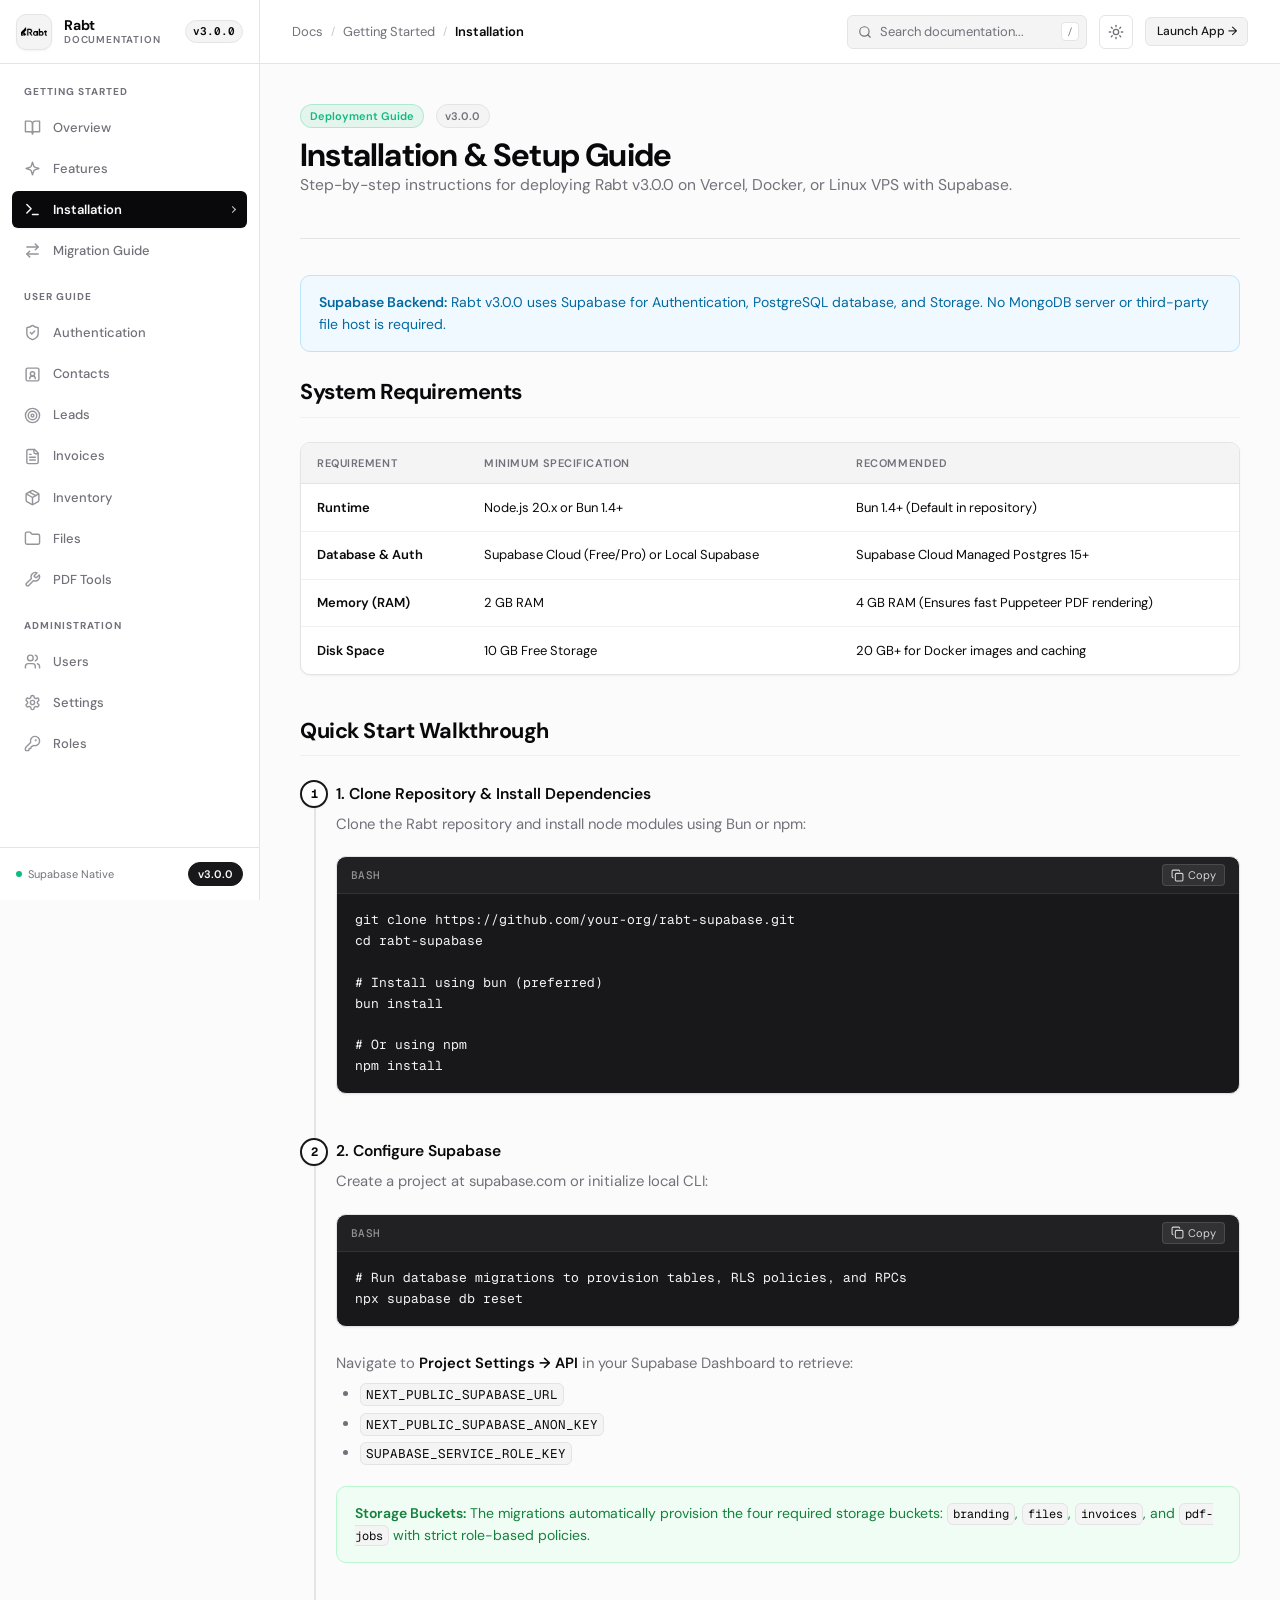
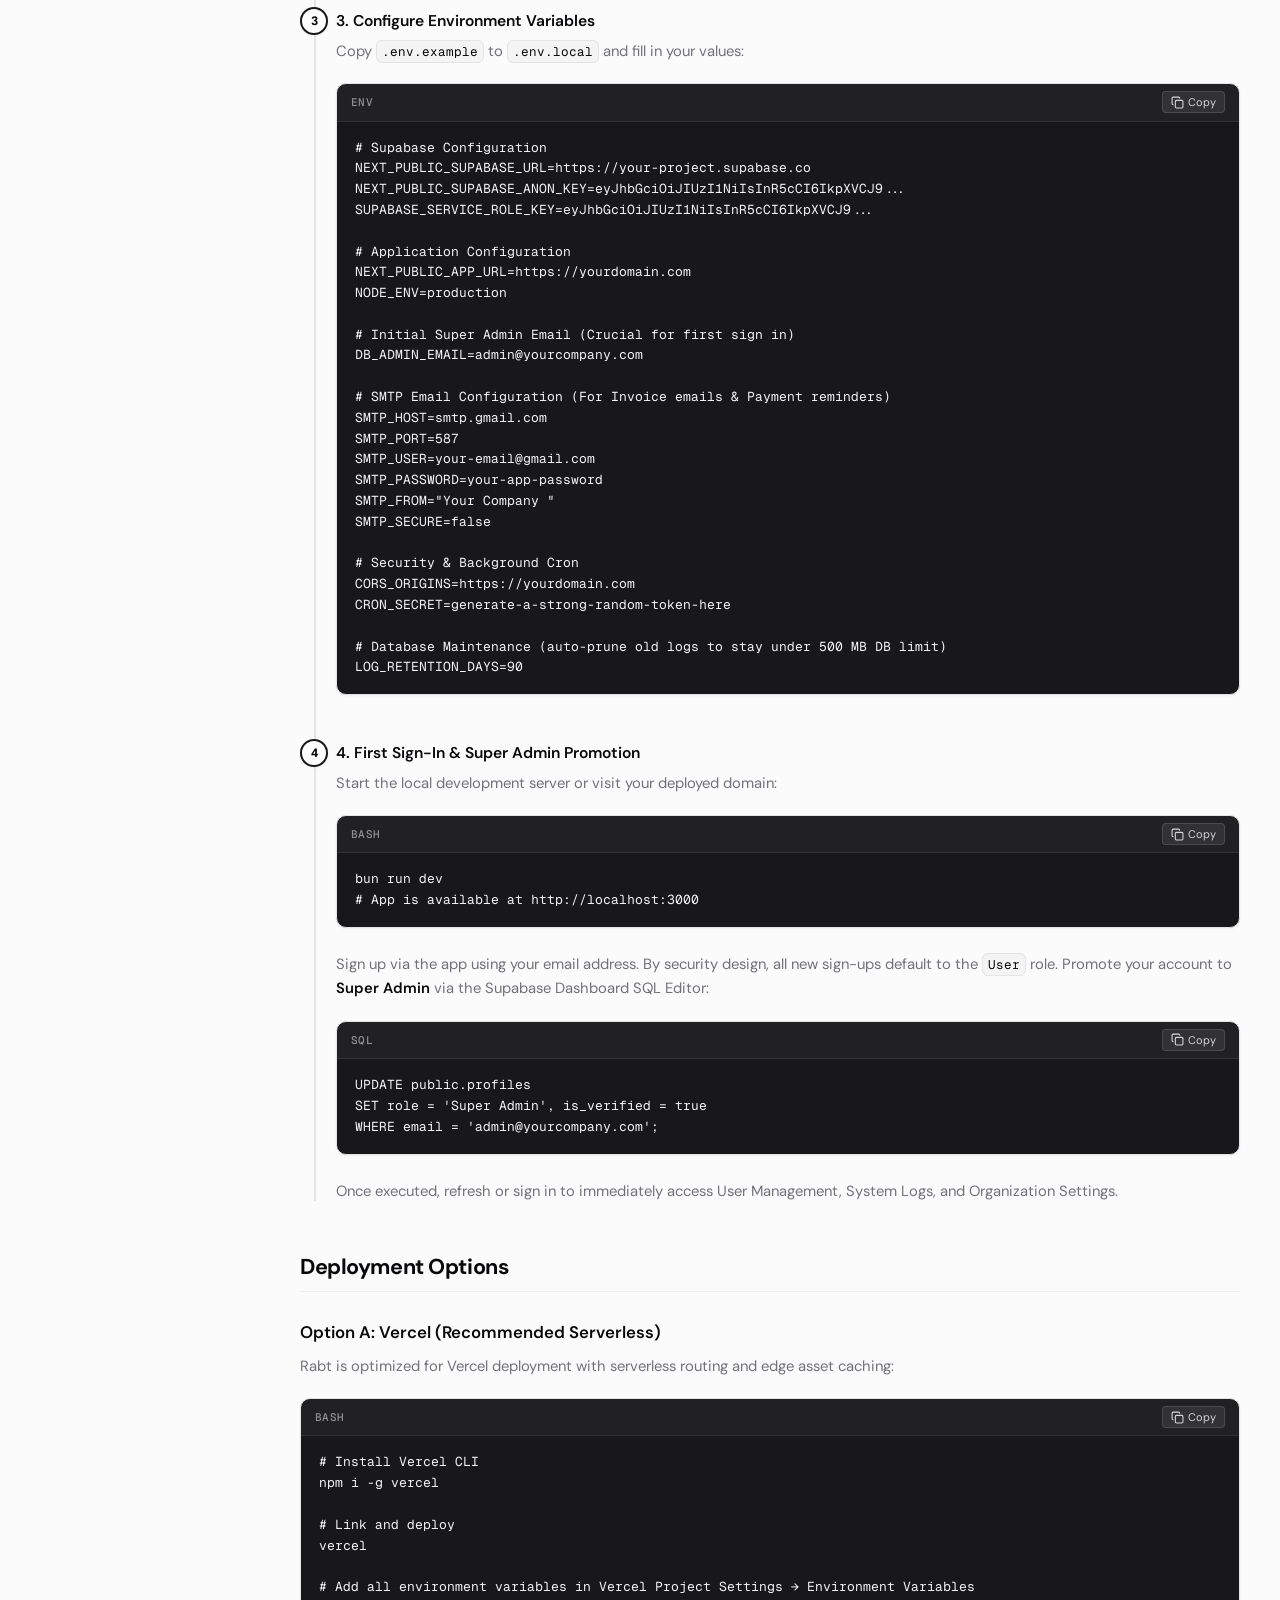
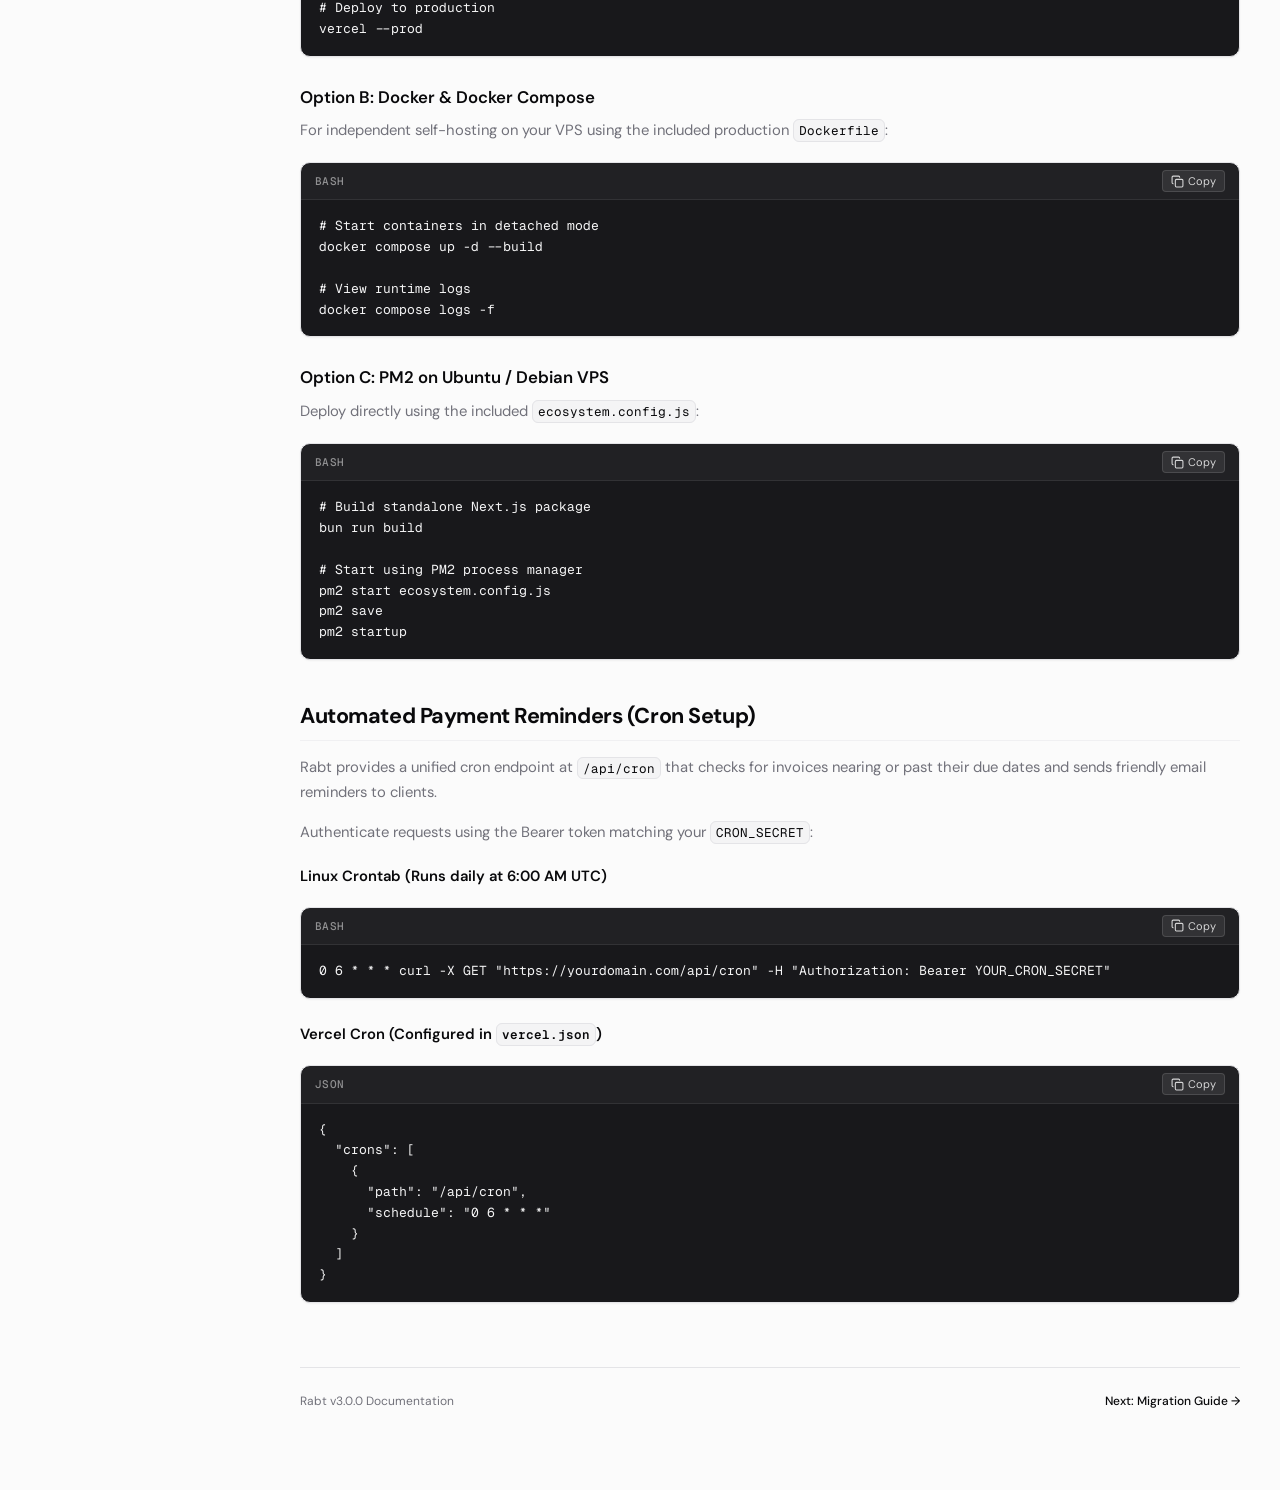
<file: Documentation/installation.html>
<!DOCTYPE html>
<html lang="en">
  <head>
    <meta charset="UTF-8" />
    <meta name="viewport" content="width=device-width, initial-scale=1.0" />
    <title>Installation Guide - Rabt Documentation</title>
    <link rel="stylesheet" href="css/styles.css" />
    <link rel="icon" href="image/favicon.ico" sizes="any" />
    <link rel="icon" href="image/favicon.svg" type="image/svg+xml" />
    <link rel="apple-touch-icon" href="image/apple-touch-icon.png" />
  </head>
  <body>
    <!-- Sidebar Navigation -->
    <nav class="sidebar" id="sidebar">
      <div class="sidebar-header">
        <div class="sidebar-logo-box">
          <img src="image/rabt-dark.png" alt="Rabt" class="sidebar-logo" />
        </div>
        <div class="sidebar-brand-meta">
          <div class="sidebar-brand-title">Rabt</div>
          <div class="sidebar-brand-sub">Documentation</div>
        </div>
        <span class="version-pill">v3.0.0</span>
      </div>

      <div class="nav-scroll">
        <ul class="nav-menu">
          <li class="nav-section">Getting Started</li>
          <li>
            <a href="index.html">
              <svg class="nav-icon" viewBox="0 0 24 24" fill="none" stroke="currentColor" stroke-width="2" stroke-linecap="round" stroke-linejoin="round"><path d="M2 3h6a4 4 0 0 1 4 4v14a3 3 0 0 0-3-3H2z"/><path d="M22 3h-6a4 4 0 0 0-4 4v14a3 3 0 0 1 3-3h7z"/></svg>
              <span>Overview</span>
            </a>
          </li>
          <li>
            <a href="features.html">
              <svg class="nav-icon" viewBox="0 0 24 24" fill="none" stroke="currentColor" stroke-width="2" stroke-linecap="round" stroke-linejoin="round"><path d="m12 3-1.9 5.8a2 2 0 0 1-1.3 1.3L3 12l5.8 1.9a2 2 0 0 1 1.3 1.3L12 21l1.9-5.8a2 2 0 0 1 1.3-1.3L21 12l-5.8-1.9a2 2 0 0 1-1.3-1.3z"/></svg>
              <span>Features</span>
            </a>
          </li>
          <li>
            <a href="installation.html" class="active">
              <svg class="nav-icon" viewBox="0 0 24 24" fill="none" stroke="currentColor" stroke-width="2" stroke-linecap="round" stroke-linejoin="round"><polyline points="4 17 10 11 4 5"/><line x1="12" x2="20" y1="19" y2="19"/></svg>
              <span>Installation</span>
            </a>
          </li>
          <li>
            <a href="migration.html">
              <svg class="nav-icon" viewBox="0 0 24 24" fill="none" stroke="currentColor" stroke-width="2" stroke-linecap="round" stroke-linejoin="round"><path d="m16 3 4 4-4 4"/><path d="M20 7H4"/><path d="m8 21-4-4 4-4"/><path d="M4 17h16"/></svg>
              <span>Migration Guide</span>
            </a>
          </li>

          <li class="nav-section">User Guide</li>
          <li>
            <a href="user-guide/authentication.html">
              <svg class="nav-icon" viewBox="0 0 24 24" fill="none" stroke="currentColor" stroke-width="2" stroke-linecap="round" stroke-linejoin="round"><path d="M20 13c0 5-3.5 7.5-7.66 8.95a1 1 0 0 1-.67-.01C7.5 20.5 4 18 4 13V6a1 1 0 0 1 1-1c2 0 4.5-1.2 6.24-2.72a1.17 1.17 0 0 1 1.52 0C14.51 3.81 17 5 19 5a1 1 0 0 1 1 1z"/><path d="m9 12 2 2 4-4"/></svg>
              <span>Authentication</span>
            </a>
          </li>
          <li>
            <a href="user-guide/contacts.html">
              <svg class="nav-icon" viewBox="0 0 24 24" fill="none" stroke="currentColor" stroke-width="2" stroke-linecap="round" stroke-linejoin="round"><path d="M16 18a4 4 0 0 0-8 0"/><circle cx="12" cy="11" r="3"/><rect width="18" height="18" x="3" y="3" rx="2"/></svg>
              <span>Contacts</span>
            </a>
          </li>
          <li>
            <a href="user-guide/leads.html">
              <svg class="nav-icon" viewBox="0 0 24 24" fill="none" stroke="currentColor" stroke-width="2" stroke-linecap="round" stroke-linejoin="round"><circle cx="12" cy="12" r="10"/><circle cx="12" cy="12" r="6"/><circle cx="12" cy="12" r="2"/></svg>
              <span>Leads</span>
            </a>
          </li>
          <li>
            <a href="user-guide/invoices.html">
              <svg class="nav-icon" viewBox="0 0 24 24" fill="none" stroke="currentColor" stroke-width="2" stroke-linecap="round" stroke-linejoin="round"><path d="M15 2H6a2 2 0 0 0-2 2v16a2 2 0 0 0 2 2h12a2 2 0 0 0 2-2V7Z"/><path d="M14 2v4a2 2 0 0 0 2 2h4"/><path d="M10 9H8"/><path d="M16 13H8"/><path d="M16 17H8"/></svg>
              <span>Invoices</span>
            </a>
          </li>
          <li>
            <a href="user-guide/inventory.html">
              <svg class="nav-icon" viewBox="0 0 24 24" fill="none" stroke="currentColor" stroke-width="2" stroke-linecap="round" stroke-linejoin="round"><path d="m7.5 4.27 9 5.15"/><path d="M21 8a2 2 0 0 0-1-1.73l-7-4a2 2 0 0 0-2 0l-7 4A2 2 0 0 0 3 8v8a2 2 0 0 0 1 1.73l7 4a2 2 0 0 0 2 0l7-4A2 2 0 0 0 21 16Z"/><path d="m3.3 7 8.7 5 8.7-5"/><path d="M12 22V12"/></svg>
              <span>Inventory</span>
            </a>
          </li>
          <li>
            <a href="user-guide/files.html">
              <svg class="nav-icon" viewBox="0 0 24 24" fill="none" stroke="currentColor" stroke-width="2" stroke-linecap="round" stroke-linejoin="round"><path d="M20 20a2 2 0 0 0 2-2V8a2 2 0 0 0-2-2h-7.9a2 2 0 0 1-1.69-.9L9.6 3.9A2 2 0 0 0 7.93 3H4a2 2 0 0 0-2 2v13a2 2 0 0 0 2 2Z"/></svg>
              <span>Files</span>
            </a>
          </li>
          <li>
            <a href="user-guide/pdf-tools.html">
              <svg class="nav-icon" viewBox="0 0 24 24" fill="none" stroke="currentColor" stroke-width="2" stroke-linecap="round" stroke-linejoin="round"><path d="M14.7 6.3a1 1 0 0 0 0 1.4l1.6 1.6a1 1 0 0 0 1.4 0l3.77-3.77a6 6 0 0 1-7.94 7.94l-6.91 6.91a2.12 2.12 0 0 1-3-3l6.91-6.91a6 6 0 0 1 7.94-7.94l-3.76 3.76z"/></svg>
              <span>PDF Tools</span>
            </a>
          </li>

          <li class="nav-section">Administration</li>
          <li>
            <a href="admin/users.html">
              <svg class="nav-icon" viewBox="0 0 24 24" fill="none" stroke="currentColor" stroke-width="2" stroke-linecap="round" stroke-linejoin="round"><path d="M16 21v-2a4 4 0 0 0-4-4H6a4 4 0 0 0-4 4v2"/><circle cx="9" cy="7" r="4"/><path d="M22 21v-2a4 4 0 0 0-3-3.87"/><path d="M16 3.13a4 4 0 0 1 0 7.75"/></svg>
              <span>Users</span>
            </a>
          </li>
          <li>
            <a href="admin/settings.html">
              <svg class="nav-icon" viewBox="0 0 24 24" fill="none" stroke="currentColor" stroke-width="2" stroke-linecap="round" stroke-linejoin="round"><path d="M12.22 2h-.44a2 2 0 0 0-2 2v.18a2 2 0 0 1-1 1.73l-.43.25a2 2 0 0 1-2 0l-.15-.08a2 2 0 0 0-2.73.73l-.22.38a2 2 0 0 0 .73 2.73l.15.1a2 2 0 0 1 1 1.72v.51a2 2 0 0 1-1 1.74l-.15.09a2 2 0 0 0-.73 2.73l.22.38a2 2 0 0 0 2.73.73l.15-.08a2 2 0 0 1 2 0l.43.25a2 2 0 0 1 1 1.73V20a2 2 0 0 0 2 2h.44a2 2 0 0 0 2-2v-.18a2 2 0 0 1 1-1.73l.43-.25a2 2 0 0 1 2 0l.15.08a2 2 0 0 0 2.73-.73l.22-.39a2 2 0 0 0-.73-2.73l-.15-.08a2 2 0 0 1-1-1.74v-.5a2 2 0 0 1 1-1.74l.15-.09a2 2 0 0 0 .73-2.73l-.22-.38a2 2 0 0 0-2.73-.73l-.15.08a2 2 0 0 1-2 0l-.43-.25a2 2 0 0 1-1-1.73V4a2 2 0 0 0-2-2z"/><circle cx="12" cy="12" r="3"/></svg>
              <span>Settings</span>
            </a>
          </li>
          <li>
            <a href="admin/roles.html">
              <svg class="nav-icon" viewBox="0 0 24 24" fill="none" stroke="currentColor" stroke-width="2" stroke-linecap="round" stroke-linejoin="round"><path d="M2.586 17.414A2 2 0 0 0 2 18.828V21a1 1 0 0 0 1 1h3a1 1 0 0 0 1-1v-1a1 1 0 0 1 1-1h1a1 1 0 0 0 1-1v-1a1 1 0 0 1 1-1h.172a2 2 0 0 0 1.414-.586l.814-.814a6.5 6.5 0 1 0-4-4z"/><circle cx="16.5" cy="7.5" r=".5" fill="currentColor"/></svg>
              <span>Roles</span>
            </a>
          </li>
        </ul>
      </div>

      <div class="sidebar-footer">
        <span class="tag-pill"><span class="dot"></span> Supabase Native</span>
        <span class="badge badge-primary">v3.0.0</span>
      </div>
    </nav>

    <!-- Main Layout Frame -->
    <div class="layout-root">
      <!-- TopBar -->
      <header class="topbar">
        <div class="topbar-left">
          <button class="sidebar-toggle" id="sidebarToggle" aria-label="Toggle navigation">
            <svg width="18" height="18" viewBox="0 0 24 24" fill="none" stroke="currentColor" stroke-width="2" stroke-linecap="round" stroke-linejoin="round"><line x1="4" x2="20" y1="12" y2="12"/><line x1="4" x2="20" y1="6" y2="6"/><line x1="4" x2="20" y1="18" y2="18"/></svg>
          </button>
          <div class="breadcrumbs">
            <a href="index.html">Docs</a>
            <span class="sep">/</span>
            <span>Getting Started</span>
            <span class="sep">/</span>
            <span class="current">Installation</span>
          </div>
        </div>

        <div class="topbar-right">
          <div class="search-box">
            <svg class="search-icon" viewBox="0 0 24 24" fill="none" stroke="currentColor" stroke-width="2" stroke-linecap="round" stroke-linejoin="round"><circle cx="11" cy="11" r="8"/><path d="m21 21-4.3-4.3"/></svg>
            <input type="text" id="docSearch" class="search-input" placeholder="Search documentation..." />
            <kbd class="search-kbd">/</kbd>
          </div>

          <button class="theme-btn" id="themeToggle" title="Toggle theme">
            <svg class="sun-icon" viewBox="0 0 24 24" fill="none" stroke="currentColor" stroke-width="2" stroke-linecap="round" stroke-linejoin="round"><circle cx="12" cy="12" r="4"/><path d="M12 2v2"/><path d="M12 20v2"/><path d="m4.93 4.93 1.41 1.41"/><path d="m17.66 17.66 1.41 1.41"/><path d="M2 12h2"/><path d="M20 12h2"/><path d="m6.34 17.66-1.41 1.41"/><path d="m19.07 4.93-1.41 1.41"/></svg>
            <svg class="moon-icon" viewBox="0 0 24 24" fill="none" stroke="currentColor" stroke-width="2" stroke-linecap="round" stroke-linejoin="round"><path d="M12 3a6 6 0 0 0 9 9 9 9 0 1 1-9-9Z"/></svg>
          </button>

          <a href="https://rabt.kraito.com/" target="_blank" rel="noopener" class="btn btn-secondary btn-sm">Launch App →</a>
        </div>
      </header>

      <!-- Content -->
      <main class="content">
        <div class="content-inner doc-content">
          <header class="page-header">
            <div class="page-header-top">
              <span class="badge badge-supabase">Deployment Guide</span>
              <span class="badge">v3.0.0</span>
            </div>
            <h1>Installation & Setup Guide</h1>
            <p class="subtitle">
              Step-by-step instructions for deploying Rabt v3.0.0 on Vercel, Docker, or Linux VPS with Supabase.
            </p>
          </header>

          <div class="alert alert-info">
            <div class="alert-body">
              <strong>Supabase Backend:</strong> Rabt v3.0.0 uses Supabase for Authentication, PostgreSQL database, and Storage. No MongoDB server or third-party file host is required.
            </div>
          </div>

          <h2 class="mt-0">System Requirements</h2>
          <div class="table-wrapper">
            <table>
              <thead>
                <tr>
                  <th>Requirement</th>
                  <th>Minimum Specification</th>
                  <th>Recommended</th>
                </tr>
              </thead>
              <tbody>
                <tr>
                  <td><strong>Runtime</strong></td>
                  <td>Node.js 20.x or Bun 1.4+</td>
                  <td>Bun 1.4+ (Default in repository)</td>
                </tr>
                <tr>
                  <td><strong>Database & Auth</strong></td>
                  <td>Supabase Cloud (Free/Pro) or Local Supabase</td>
                  <td>Supabase Cloud Managed Postgres 15+</td>
                </tr>
                <tr>
                  <td><strong>Memory (RAM)</strong></td>
                  <td>2 GB RAM</td>
                  <td>4 GB RAM (Ensures fast Puppeteer PDF rendering)</td>
                </tr>
                <tr>
                  <td><strong>Disk Space</strong></td>
                  <td>10 GB Free Storage</td>
                  <td>20 GB+ for Docker images and caching</td>
                </tr>
              </tbody>
            </table>
          </div>

          <h2>Quick Start Walkthrough</h2>
          <div class="steps">
            <div class="step">
              <h4>1. Clone Repository & Install Dependencies</h4>
              <p>Clone the Rabt repository and install node modules using Bun or npm:</p>
              <pre><code class="language-bash">git clone https://github.com/your-org/rabt-supabase.git
cd rabt-supabase

# Install using bun (preferred)
bun install

# Or using npm
npm install</code></pre>
            </div>

            <div class="step">
              <h4>2. Configure Supabase</h4>
              <p>Create a project at <a href="https://supabase.com" target="_blank" rel="noopener">supabase.com</a> or initialize local CLI:</p>
              <pre><code class="language-bash"># Run database migrations to provision tables, RLS policies, and RPCs
npx supabase db reset</code></pre>
              <p>Navigate to <strong>Project Settings → API</strong> in your Supabase Dashboard to retrieve:</p>
              <ul>
                <li><code>NEXT_PUBLIC_SUPABASE_URL</code></li>
                <li><code>NEXT_PUBLIC_SUPABASE_ANON_KEY</code></li>
                <li><code>SUPABASE_SERVICE_ROLE_KEY</code></li>
              </ul>
              <div class="alert alert-tip">
                <div class="alert-body">
                  <strong>Storage Buckets:</strong> The migrations automatically provision the four required storage buckets: <code>branding</code>, <code>files</code>, <code>invoices</code>, and <code>pdf-jobs</code> with strict role-based policies.
                </div>
              </div>
            </div>

            <div class="step">
              <h4>3. Configure Environment Variables</h4>
              <p>Copy <code>.env.example</code> to <code>.env.local</code> and fill in your values:</p>
              <pre><code class="language-env"># Supabase Configuration
NEXT_PUBLIC_SUPABASE_URL=https://your-project.supabase.co
NEXT_PUBLIC_SUPABASE_ANON_KEY=eyJhbGciOiJIUzI1NiIsInR5cCI6IkpXVCJ9...
SUPABASE_SERVICE_ROLE_KEY=eyJhbGciOiJIUzI1NiIsInR5cCI6IkpXVCJ9...

# Application Configuration
NEXT_PUBLIC_APP_URL=https://yourdomain.com
NODE_ENV=production

# Initial Super Admin Email (Crucial for first sign in)
DB_ADMIN_EMAIL=admin@yourcompany.com

# SMTP Email Configuration (For Invoice emails & Payment reminders)
SMTP_HOST=smtp.gmail.com
SMTP_PORT=587
SMTP_USER=your-email@gmail.com
SMTP_PASSWORD=your-app-password
SMTP_FROM="Your Company <billing@yourcompany.com>"
SMTP_SECURE=false

# Security & Background Cron
CORS_ORIGINS=https://yourdomain.com
CRON_SECRET=generate-a-strong-random-token-here

# Database Maintenance (auto-prune old logs to stay under 500 MB DB limit)
LOG_RETENTION_DAYS=90</code></pre>
            </div>

            <div class="step">
              <h4>4. First Sign-In & Super Admin Promotion</h4>
              <p>Start the local development server or visit your deployed domain:</p>
              <pre><code class="language-bash">bun run dev
# App is available at http://localhost:3000</code></pre>
              <p>
                Sign up via the app using your email address. By security design, all new sign-ups default to the <code>User</code> role. Promote your account to <strong>Super Admin</strong> via the Supabase Dashboard SQL Editor:
              </p>
              <pre><code class="language-sql">UPDATE public.profiles
SET role = 'Super Admin', is_verified = true
WHERE email = 'admin@yourcompany.com';</code></pre>
              <p>
                Once executed, refresh or sign in to immediately access User Management, System Logs, and Organization Settings.
              </p>
            </div>
          </div>

          <h2>Deployment Options</h2>

          <h3>Option A: Vercel (Recommended Serverless)</h3>
          <p>Rabt is optimized for Vercel deployment with serverless routing and edge asset caching:</p>
          <pre><code class="language-bash"># Install Vercel CLI
npm i -g vercel

# Link and deploy
vercel

# Add all environment variables in Vercel Project Settings → Environment Variables
# Deploy to production
vercel --prod</code></pre>

          <h3>Option B: Docker & Docker Compose</h3>
          <p>For independent self-hosting on your VPS using the included production <code>Dockerfile</code>:</p>
          <pre><code class="language-bash"># Start containers in detached mode
docker compose up -d --build

# View runtime logs
docker compose logs -f</code></pre>

          <h3>Option C: PM2 on Ubuntu / Debian VPS</h3>
          <p>Deploy directly using the included <code>ecosystem.config.js</code>:</p>
          <pre><code class="language-bash"># Build standalone Next.js package
bun run build

# Start using PM2 process manager
pm2 start ecosystem.config.js
pm2 save
pm2 startup</code></pre>

          <h2>Automated Payment Reminders (Cron Setup)</h2>
          <p>
            Rabt provides a unified cron endpoint at <code>/api/cron</code> that checks for invoices nearing or past their due dates and sends friendly email reminders to clients.
          </p>
          <p>Authenticate requests using the Bearer token matching your <code>CRON_SECRET</code>:</p>

          <h4>Linux Crontab (Runs daily at 6:00 AM UTC)</h4>
          <pre><code class="language-bash">0 6 * * * curl -X GET "https://yourdomain.com/api/cron" -H "Authorization: Bearer YOUR_CRON_SECRET"</code></pre>

          <h4>Vercel Cron (Configured in <code>vercel.json</code>)</h4>
          <pre><code class="language-json">{
  "crons": [
    {
      "path": "/api/cron",
      "schedule": "0 6 * * *"
    }
  ]
}</code></pre>

          <footer class="doc-footer">
            <div>Rabt v3.0.0 Documentation</div>
            <div><a href="migration.html">Next: Migration Guide →</a></div>
          </footer>
        </div>
      </main>
    </div>

    <script src="js/main.js"></script>
  </body>
</html>
</file>
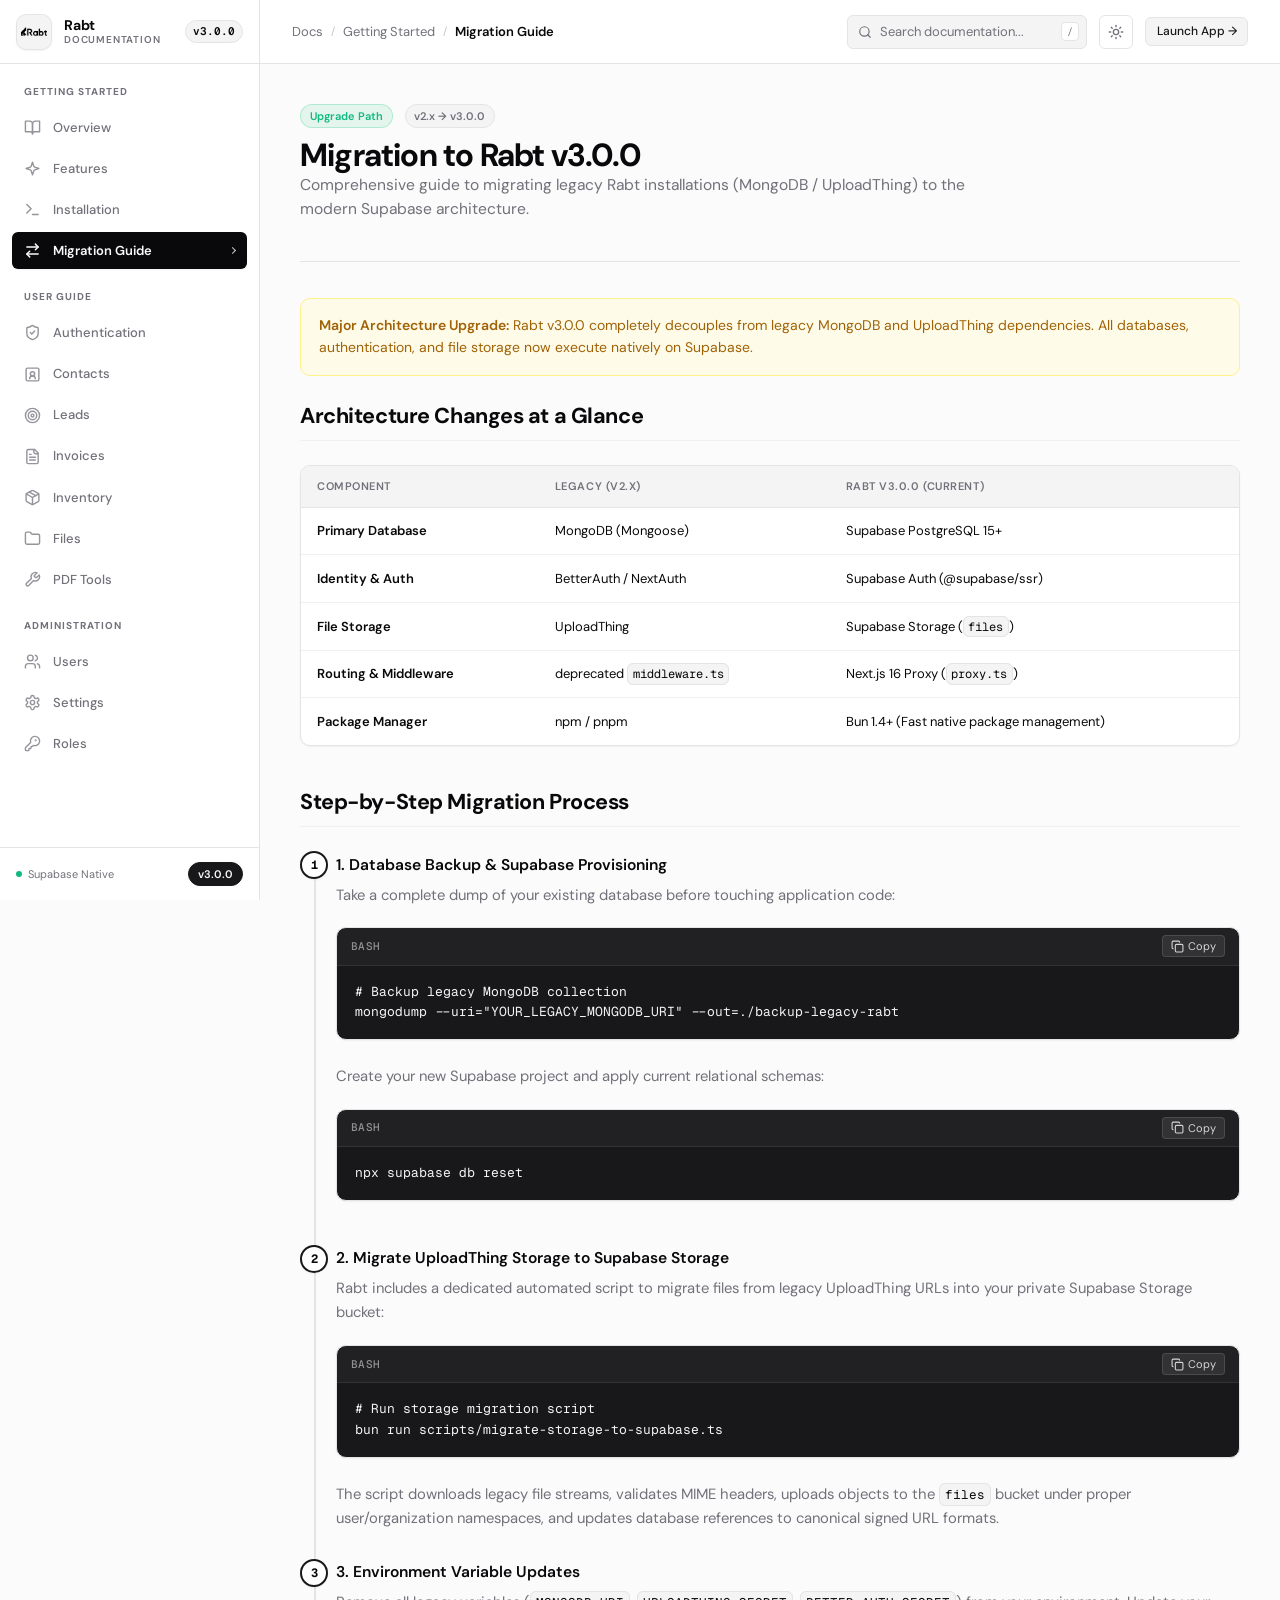
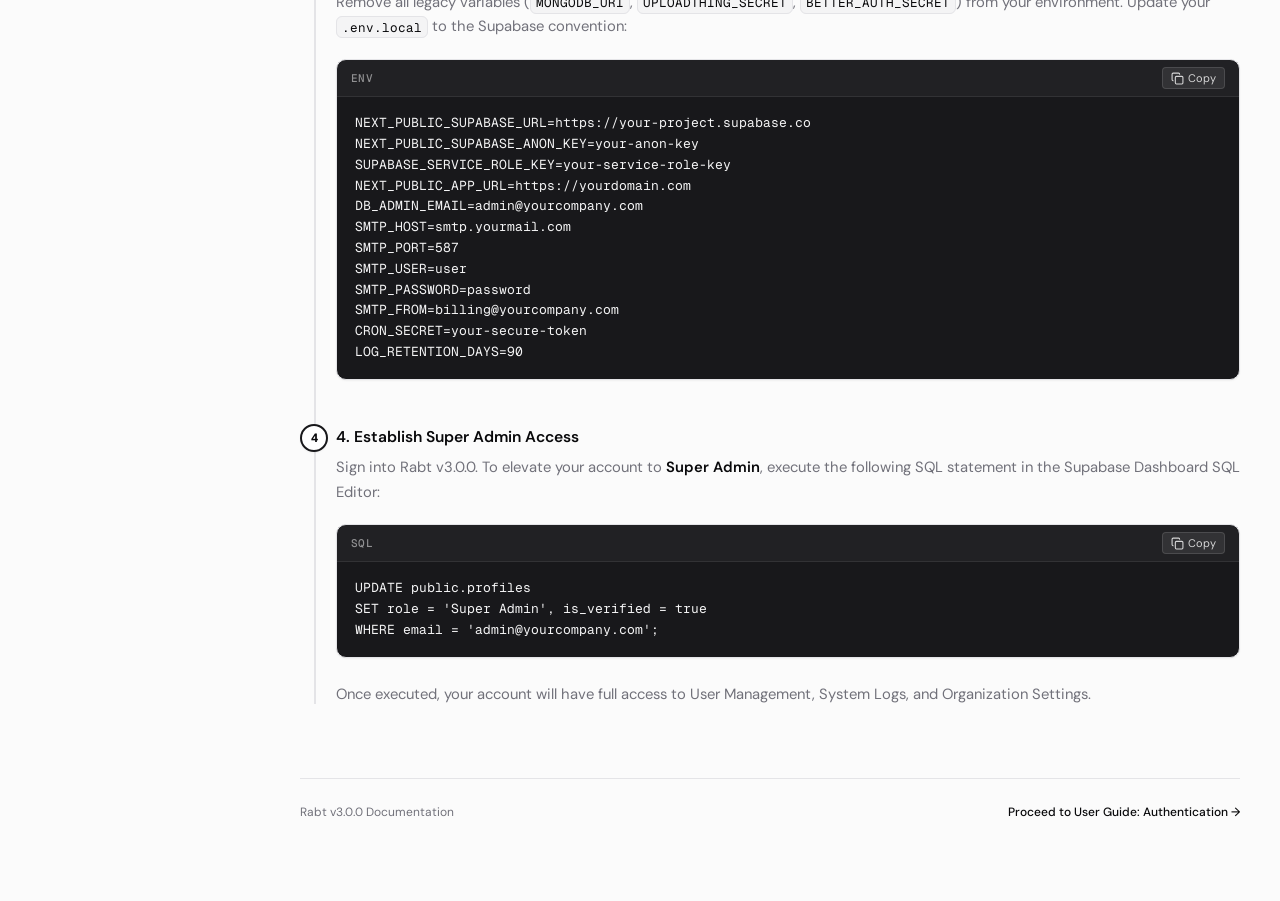
<file: Documentation/migration.html>
<!DOCTYPE html>
<html lang="en">
  <head>
    <meta charset="UTF-8" />
    <meta name="viewport" content="width=device-width, initial-scale=1.0" />
    <title>Migration Guide - Rabt Documentation</title>
    <link rel="stylesheet" href="css/styles.css" />
    <link rel="icon" href="image/favicon.ico" sizes="any" />
    <link rel="icon" href="image/favicon.svg" type="image/svg+xml" />
    <link rel="apple-touch-icon" href="image/apple-touch-icon.png" />
  </head>
  <body>
    <!-- Sidebar Navigation -->
    <nav class="sidebar" id="sidebar">
      <div class="sidebar-header">
        <div class="sidebar-logo-box">
          <img src="image/rabt-dark.png" alt="Rabt" class="sidebar-logo" />
        </div>
        <div class="sidebar-brand-meta">
          <div class="sidebar-brand-title">Rabt</div>
          <div class="sidebar-brand-sub">Documentation</div>
        </div>
        <span class="version-pill">v3.0.0</span>
      </div>

      <div class="nav-scroll">
        <ul class="nav-menu">
          <li class="nav-section">Getting Started</li>
          <li>
            <a href="index.html">
              <svg class="nav-icon" viewBox="0 0 24 24" fill="none" stroke="currentColor" stroke-width="2" stroke-linecap="round" stroke-linejoin="round"><path d="M2 3h6a4 4 0 0 1 4 4v14a3 3 0 0 0-3-3H2z"/><path d="M22 3h-6a4 4 0 0 0-4 4v14a3 3 0 0 1 3-3h7z"/></svg>
              <span>Overview</span>
            </a>
          </li>
          <li>
            <a href="features.html">
              <svg class="nav-icon" viewBox="0 0 24 24" fill="none" stroke="currentColor" stroke-width="2" stroke-linecap="round" stroke-linejoin="round"><path d="m12 3-1.9 5.8a2 2 0 0 1-1.3 1.3L3 12l5.8 1.9a2 2 0 0 1 1.3 1.3L12 21l1.9-5.8a2 2 0 0 1 1.3-1.3L21 12l-5.8-1.9a2 2 0 0 1-1.3-1.3z"/></svg>
              <span>Features</span>
            </a>
          </li>
          <li>
            <a href="installation.html">
              <svg class="nav-icon" viewBox="0 0 24 24" fill="none" stroke="currentColor" stroke-width="2" stroke-linecap="round" stroke-linejoin="round"><polyline points="4 17 10 11 4 5"/><line x1="12" x2="20" y1="19" y2="19"/></svg>
              <span>Installation</span>
            </a>
          </li>
          <li>
            <a href="migration.html" class="active">
              <svg class="nav-icon" viewBox="0 0 24 24" fill="none" stroke="currentColor" stroke-width="2" stroke-linecap="round" stroke-linejoin="round"><path d="m16 3 4 4-4 4"/><path d="M20 7H4"/><path d="m8 21-4-4 4-4"/><path d="M4 17h16"/></svg>
              <span>Migration Guide</span>
            </a>
          </li>

          <li class="nav-section">User Guide</li>
          <li>
            <a href="user-guide/authentication.html">
              <svg class="nav-icon" viewBox="0 0 24 24" fill="none" stroke="currentColor" stroke-width="2" stroke-linecap="round" stroke-linejoin="round"><path d="M20 13c0 5-3.5 7.5-7.66 8.95a1 1 0 0 1-.67-.01C7.5 20.5 4 18 4 13V6a1 1 0 0 1 1-1c2 0 4.5-1.2 6.24-2.72a1.17 1.17 0 0 1 1.52 0C14.51 3.81 17 5 19 5a1 1 0 0 1 1 1z"/><path d="m9 12 2 2 4-4"/></svg>
              <span>Authentication</span>
            </a>
          </li>
          <li>
            <a href="user-guide/contacts.html">
              <svg class="nav-icon" viewBox="0 0 24 24" fill="none" stroke="currentColor" stroke-width="2" stroke-linecap="round" stroke-linejoin="round"><path d="M16 18a4 4 0 0 0-8 0"/><circle cx="12" cy="11" r="3"/><rect width="18" height="18" x="3" y="3" rx="2"/></svg>
              <span>Contacts</span>
            </a>
          </li>
          <li>
            <a href="user-guide/leads.html">
              <svg class="nav-icon" viewBox="0 0 24 24" fill="none" stroke="currentColor" stroke-width="2" stroke-linecap="round" stroke-linejoin="round"><circle cx="12" cy="12" r="10"/><circle cx="12" cy="12" r="6"/><circle cx="12" cy="12" r="2"/></svg>
              <span>Leads</span>
            </a>
          </li>
          <li>
            <a href="user-guide/invoices.html">
              <svg class="nav-icon" viewBox="0 0 24 24" fill="none" stroke="currentColor" stroke-width="2" stroke-linecap="round" stroke-linejoin="round"><path d="M15 2H6a2 2 0 0 0-2 2v16a2 2 0 0 0 2 2h12a2 2 0 0 0 2-2V7Z"/><path d="M14 2v4a2 2 0 0 0 2 2h4"/><path d="M10 9H8"/><path d="M16 13H8"/><path d="M16 17H8"/></svg>
              <span>Invoices</span>
            </a>
          </li>
          <li>
            <a href="user-guide/inventory.html">
              <svg class="nav-icon" viewBox="0 0 24 24" fill="none" stroke="currentColor" stroke-width="2" stroke-linecap="round" stroke-linejoin="round"><path d="m7.5 4.27 9 5.15"/><path d="M21 8a2 2 0 0 0-1-1.73l-7-4a2 2 0 0 0-2 0l-7 4A2 2 0 0 0 3 8v8a2 2 0 0 0 1 1.73l7 4a2 2 0 0 0 2 0l7-4A2 2 0 0 0 21 16Z"/><path d="m3.3 7 8.7 5 8.7-5"/><path d="M12 22V12"/></svg>
              <span>Inventory</span>
            </a>
          </li>
          <li>
            <a href="user-guide/files.html">
              <svg class="nav-icon" viewBox="0 0 24 24" fill="none" stroke="currentColor" stroke-width="2" stroke-linecap="round" stroke-linejoin="round"><path d="M20 20a2 2 0 0 0 2-2V8a2 2 0 0 0-2-2h-7.9a2 2 0 0 1-1.69-.9L9.6 3.9A2 2 0 0 0 7.93 3H4a2 2 0 0 0-2 2v13a2 2 0 0 0 2 2Z"/></svg>
              <span>Files</span>
            </a>
          </li>
          <li>
            <a href="user-guide/pdf-tools.html">
              <svg class="nav-icon" viewBox="0 0 24 24" fill="none" stroke="currentColor" stroke-width="2" stroke-linecap="round" stroke-linejoin="round"><path d="M14.7 6.3a1 1 0 0 0 0 1.4l1.6 1.6a1 1 0 0 0 1.4 0l3.77-3.77a6 6 0 0 1-7.94 7.94l-6.91 6.91a2.12 2.12 0 0 1-3-3l6.91-6.91a6 6 0 0 1 7.94-7.94l-3.76 3.76z"/></svg>
              <span>PDF Tools</span>
            </a>
          </li>

          <li class="nav-section">Administration</li>
          <li>
            <a href="admin/users.html">
              <svg class="nav-icon" viewBox="0 0 24 24" fill="none" stroke="currentColor" stroke-width="2" stroke-linecap="round" stroke-linejoin="round"><path d="M16 21v-2a4 4 0 0 0-4-4H6a4 4 0 0 0-4 4v2"/><circle cx="9" cy="7" r="4"/><path d="M22 21v-2a4 4 0 0 0-3-3.87"/><path d="M16 3.13a4 4 0 0 1 0 7.75"/></svg>
              <span>Users</span>
            </a>
          </li>
          <li>
            <a href="admin/settings.html">
              <svg class="nav-icon" viewBox="0 0 24 24" fill="none" stroke="currentColor" stroke-width="2" stroke-linecap="round" stroke-linejoin="round"><path d="M12.22 2h-.44a2 2 0 0 0-2 2v.18a2 2 0 0 1-1 1.73l-.43.25a2 2 0 0 1-2 0l-.15-.08a2 2 0 0 0-2.73.73l-.22.38a2 2 0 0 0 .73 2.73l.15.1a2 2 0 0 1 1 1.72v.51a2 2 0 0 1-1 1.74l-.15.09a2 2 0 0 0-.73 2.73l.22.38a2 2 0 0 0 2.73.73l.15-.08a2 2 0 0 1 2 0l.43.25a2 2 0 0 1 1 1.73V20a2 2 0 0 0 2 2h.44a2 2 0 0 0 2-2v-.18a2 2 0 0 1 1-1.73l.43-.25a2 2 0 0 1 2 0l.15.08a2 2 0 0 0 2.73-.73l.22-.39a2 2 0 0 0-.73-2.73l-.15-.08a2 2 0 0 1-1-1.74v-.5a2 2 0 0 1 1-1.74l.15-.09a2 2 0 0 0 .73-2.73l-.22-.38a2 2 0 0 0-2.73-.73l-.15.08a2 2 0 0 1-2 0l-.43-.25a2 2 0 0 1-1-1.73V4a2 2 0 0 0-2-2z"/><circle cx="12" cy="12" r="3"/></svg>
              <span>Settings</span>
            </a>
          </li>
          <li>
            <a href="admin/roles.html">
              <svg class="nav-icon" viewBox="0 0 24 24" fill="none" stroke="currentColor" stroke-width="2" stroke-linecap="round" stroke-linejoin="round"><path d="M2.586 17.414A2 2 0 0 0 2 18.828V21a1 1 0 0 0 1 1h3a1 1 0 0 0 1-1v-1a1 1 0 0 1 1-1h1a1 1 0 0 0 1-1v-1a1 1 0 0 1 1-1h.172a2 2 0 0 0 1.414-.586l.814-.814a6.5 6.5 0 1 0-4-4z"/><circle cx="16.5" cy="7.5" r=".5" fill="currentColor"/></svg>
              <span>Roles</span>
            </a>
          </li>
        </ul>
      </div>

      <div class="sidebar-footer">
        <span class="tag-pill"><span class="dot"></span> Supabase Native</span>
        <span class="badge badge-primary">v3.0.0</span>
      </div>
    </nav>

    <!-- Main Layout Frame -->
    <div class="layout-root">
      <!-- TopBar -->
      <header class="topbar">
        <div class="topbar-left">
          <button class="sidebar-toggle" id="sidebarToggle" aria-label="Toggle navigation">
            <svg width="18" height="18" viewBox="0 0 24 24" fill="none" stroke="currentColor" stroke-width="2" stroke-linecap="round" stroke-linejoin="round"><line x1="4" x2="20" y1="12" y2="12"/><line x1="4" x2="20" y1="6" y2="6"/><line x1="4" x2="20" y1="18" y2="18"/></svg>
          </button>
          <div class="breadcrumbs">
            <a href="index.html">Docs</a>
            <span class="sep">/</span>
            <span>Getting Started</span>
            <span class="sep">/</span>
            <span class="current">Migration Guide</span>
          </div>
        </div>

        <div class="topbar-right">
          <div class="search-box">
            <svg class="search-icon" viewBox="0 0 24 24" fill="none" stroke="currentColor" stroke-width="2" stroke-linecap="round" stroke-linejoin="round"><circle cx="11" cy="11" r="8"/><path d="m21 21-4.3-4.3"/></svg>
            <input type="text" id="docSearch" class="search-input" placeholder="Search documentation..." />
            <kbd class="search-kbd">/</kbd>
          </div>

          <button class="theme-btn" id="themeToggle" title="Toggle theme">
            <svg class="sun-icon" viewBox="0 0 24 24" fill="none" stroke="currentColor" stroke-width="2" stroke-linecap="round" stroke-linejoin="round"><circle cx="12" cy="12" r="4"/><path d="M12 2v2"/><path d="M12 20v2"/><path d="m4.93 4.93 1.41 1.41"/><path d="m17.66 17.66 1.41 1.41"/><path d="M2 12h2"/><path d="M20 12h2"/><path d="m6.34 17.66-1.41 1.41"/><path d="m19.07 4.93-1.41 1.41"/></svg>
            <svg class="moon-icon" viewBox="0 0 24 24" fill="none" stroke="currentColor" stroke-width="2" stroke-linecap="round" stroke-linejoin="round"><path d="M12 3a6 6 0 0 0 9 9 9 9 0 1 1-9-9Z"/></svg>
          </button>

          <a href="https://rabt.kraito.com/" target="_blank" rel="noopener" class="btn btn-secondary btn-sm">Launch App →</a>
        </div>
      </header>

      <!-- Content -->
      <main class="content">
        <div class="content-inner doc-content">
          <header class="page-header">
            <div class="page-header-top">
              <span class="badge badge-supabase">Upgrade Path</span>
              <span class="badge">v2.x → v3.0.0</span>
            </div>
            <h1>Migration to Rabt v3.0.0</h1>
            <p class="subtitle">
              Comprehensive guide to migrating legacy Rabt installations (MongoDB / UploadThing) to the modern Supabase architecture.
            </p>
          </header>

          <div class="alert alert-warning">
            <div class="alert-body">
              <strong>Major Architecture Upgrade:</strong> Rabt v3.0.0 completely decouples from legacy MongoDB and UploadThing dependencies. All databases, authentication, and file storage now execute natively on Supabase.
            </div>
          </div>

          <h2 class="mt-0">Architecture Changes at a Glance</h2>
          <div class="table-wrapper">
            <table>
              <thead>
                <tr>
                  <th>Component</th>
                  <th>Legacy (v2.x)</th>
                  <th>Rabt v3.0.0 (Current)</th>
                </tr>
              </thead>
              <tbody>
                <tr>
                  <td><strong>Primary Database</strong></td>
                  <td>MongoDB (Mongoose)</td>
                  <td>Supabase PostgreSQL 15+</td>
                </tr>
                <tr>
                  <td><strong>Identity & Auth</strong></td>
                  <td>BetterAuth / NextAuth</td>
                  <td>Supabase Auth (@supabase/ssr)</td>
                </tr>
                <tr>
                  <td><strong>File Storage</strong></td>
                  <td>UploadThing</td>
                  <td>Supabase Storage (<code>files</code>)</td>
                </tr>
                <tr>
                  <td><strong>Routing & Middleware</strong></td>
                  <td>deprecated <code>middleware.ts</code></td>
                  <td>Next.js 16 Proxy (<code>proxy.ts</code>)</td>
                </tr>
                <tr>
                  <td><strong>Package Manager</strong></td>
                  <td>npm / pnpm</td>
                  <td>Bun 1.4+ (Fast native package management)</td>
                </tr>
              </tbody>
            </table>
          </div>

          <h2>Step-by-Step Migration Process</h2>
          <div class="steps">
            <div class="step">
              <h4>1. Database Backup & Supabase Provisioning</h4>
              <p>Take a complete dump of your existing database before touching application code:</p>
              <pre><code class="language-bash"># Backup legacy MongoDB collection
mongodump --uri="YOUR_LEGACY_MONGODB_URI" --out=./backup-legacy-rabt</code></pre>
              <p>Create your new Supabase project and apply current relational schemas:</p>
              <pre><code class="language-bash">npx supabase db reset</code></pre>
            </div>

            <div class="step">
              <h4>2. Migrate UploadThing Storage to Supabase Storage</h4>
              <p>
                Rabt includes a dedicated automated script to migrate files from legacy UploadThing URLs into your private Supabase Storage bucket:
              </p>
              <pre><code class="language-bash"># Run storage migration script
bun run scripts/migrate-storage-to-supabase.ts</code></pre>
              <p>
                The script downloads legacy file streams, validates MIME headers, uploads objects to the <code>files</code> bucket under proper user/organization namespaces, and updates database references to canonical signed URL formats.
              </p>
            </div>

            <div class="step">
              <h4>3. Environment Variable Updates</h4>
              <p>
                Remove all legacy variables (<code>MONGODB_URI</code>, <code>UPLOADTHING_SECRET</code>, <code>BETTER_AUTH_SECRET</code>) from your environment.
                Update your <code>.env.local</code> to the Supabase convention:
              </p>
              <pre><code class="language-env">NEXT_PUBLIC_SUPABASE_URL=https://your-project.supabase.co
NEXT_PUBLIC_SUPABASE_ANON_KEY=your-anon-key
SUPABASE_SERVICE_ROLE_KEY=your-service-role-key
NEXT_PUBLIC_APP_URL=https://yourdomain.com
DB_ADMIN_EMAIL=admin@yourcompany.com
SMTP_HOST=smtp.yourmail.com
SMTP_PORT=587
SMTP_USER=user
SMTP_PASSWORD=password
SMTP_FROM=billing@yourcompany.com
CRON_SECRET=your-secure-token
LOG_RETENTION_DAYS=90</code></pre>
            </div>

            <div class="step">
              <h4>4. Establish Super Admin Access</h4>
              <p>
                Sign into Rabt v3.0.0. To elevate your account to <strong>Super Admin</strong>, execute the following SQL statement in the Supabase Dashboard SQL Editor:
              </p>
              <pre><code class="language-sql">UPDATE public.profiles
SET role = 'Super Admin', is_verified = true
WHERE email = 'admin@yourcompany.com';</code></pre>
              <p>
                Once executed, your account will have full access to User Management, System Logs, and Organization Settings.
              </p>
            </div>
          </div>

          <footer class="doc-footer">
            <div>Rabt v3.0.0 Documentation</div>
            <div><a href="user-guide/authentication.html">Proceed to User Guide: Authentication →</a></div>
          </footer>
        </div>
      </main>
    </div>

    <script src="js/main.js"></script>
  </body>
</html>
</file>
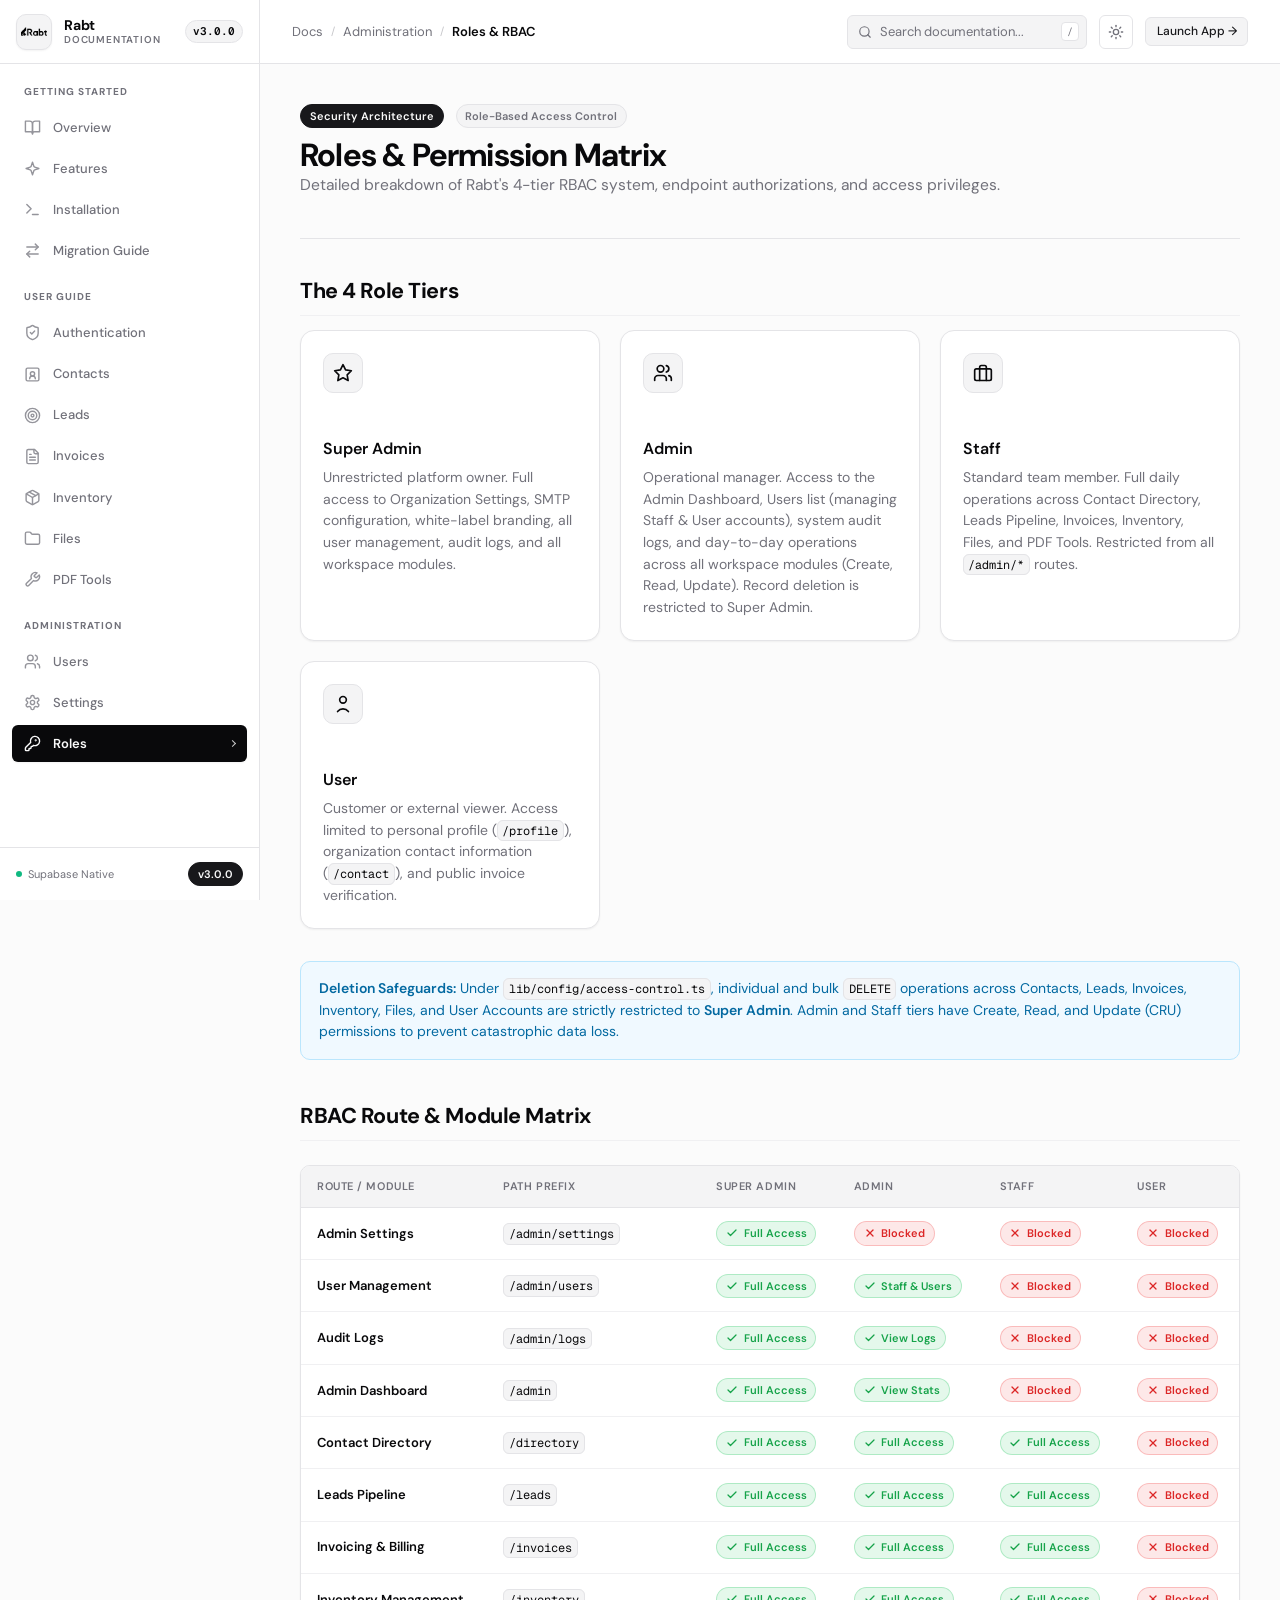
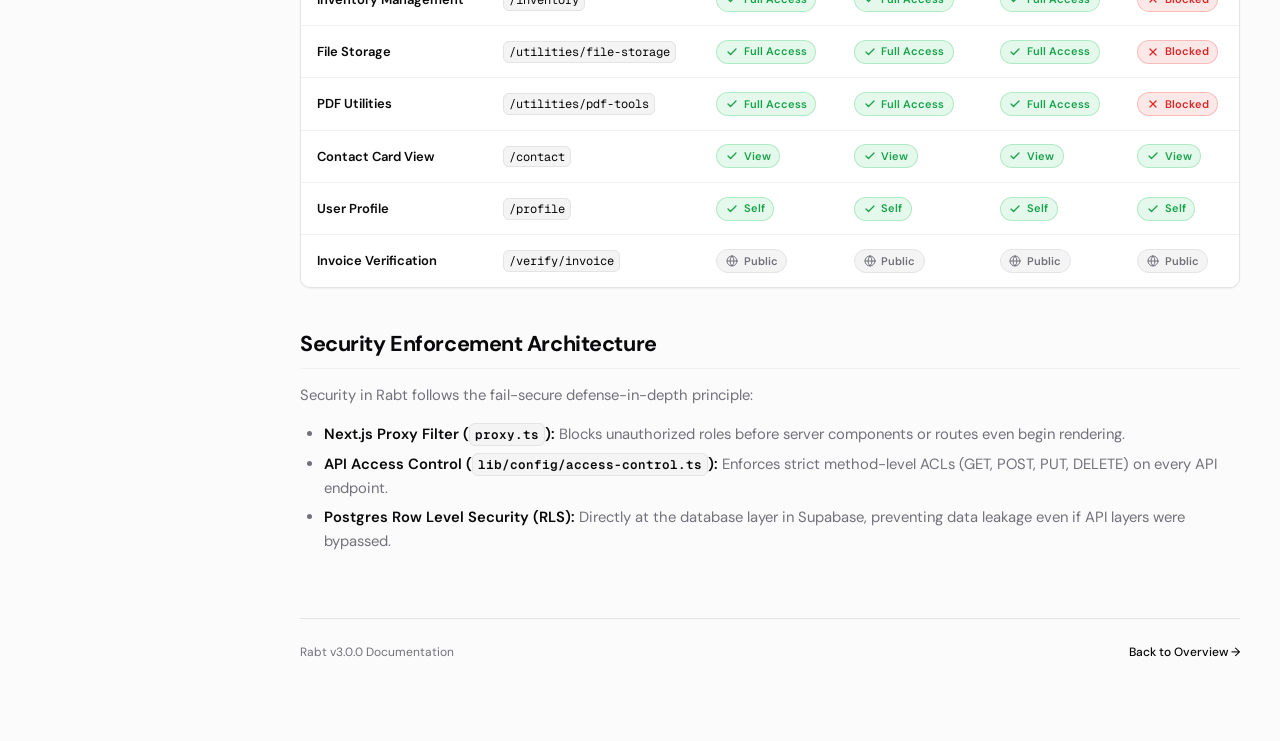
<file: Documentation/admin/roles.html>
<!DOCTYPE html>
<html lang="en">
  <head>
    <meta charset="UTF-8" />
    <meta name="viewport" content="width=device-width, initial-scale=1.0" />
    <title>Roles & Permissions - Rabt Documentation</title>
    <link rel="stylesheet" href="../css/styles.css" />
    <link rel="icon" href="../image/favicon.ico" sizes="any" />
    <link rel="icon" href="../image/favicon.svg" type="image/svg+xml" />
    <link rel="apple-touch-icon" href="../image/apple-touch-icon.png" />
  </head>
  <body>
    <!-- Sidebar Navigation -->
    <nav class="sidebar" id="sidebar">
      <div class="sidebar-header">
        <div class="sidebar-logo-box">
          <img src="../image/rabt-dark.png" alt="Rabt" class="sidebar-logo" />
        </div>
        <div class="sidebar-brand-meta">
          <div class="sidebar-brand-title">Rabt</div>
          <div class="sidebar-brand-sub">Documentation</div>
        </div>
        <span class="version-pill">v3.0.0</span>
      </div>

      <div class="nav-scroll">
        <ul class="nav-menu">
          <li class="nav-section">Getting Started</li>
          <li>
            <a href="../index.html">
              <svg class="nav-icon" viewBox="0 0 24 24" fill="none" stroke="currentColor" stroke-width="2" stroke-linecap="round" stroke-linejoin="round"><path d="M2 3h6a4 4 0 0 1 4 4v14a3 3 0 0 0-3-3H2z"/><path d="M22 3h-6a4 4 0 0 0-4 4v14a3 3 0 0 1 3-3h7z"/></svg>
              <span>Overview</span>
            </a>
          </li>
          <li>
            <a href="../features.html">
              <svg class="nav-icon" viewBox="0 0 24 24" fill="none" stroke="currentColor" stroke-width="2" stroke-linecap="round" stroke-linejoin="round"><path d="m12 3-1.9 5.8a2 2 0 0 1-1.3 1.3L3 12l5.8 1.9a2 2 0 0 1 1.3 1.3L12 21l1.9-5.8a2 2 0 0 1 1.3-1.3L21 12l-5.8-1.9a2 2 0 0 1-1.3-1.3z"/></svg>
              <span>Features</span>
            </a>
          </li>
          <li>
            <a href="../installation.html">
              <svg class="nav-icon" viewBox="0 0 24 24" fill="none" stroke="currentColor" stroke-width="2" stroke-linecap="round" stroke-linejoin="round"><polyline points="4 17 10 11 4 5"/><line x1="12" x2="20" y1="19" y2="19"/></svg>
              <span>Installation</span>
            </a>
          </li>
          <li>
            <a href="../migration.html">
              <svg class="nav-icon" viewBox="0 0 24 24" fill="none" stroke="currentColor" stroke-width="2" stroke-linecap="round" stroke-linejoin="round"><path d="m16 3 4 4-4 4"/><path d="M20 7H4"/><path d="m8 21-4-4 4-4"/><path d="M4 17h16"/></svg>
              <span>Migration Guide</span>
            </a>
          </li>

          <li class="nav-section">User Guide</li>
          <li>
            <a href="../user-guide/authentication.html">
              <svg class="nav-icon" viewBox="0 0 24 24" fill="none" stroke="currentColor" stroke-width="2" stroke-linecap="round" stroke-linejoin="round"><path d="M20 13c0 5-3.5 7.5-7.66 8.95a1 1 0 0 1-.67-.01C7.5 20.5 4 18 4 13V6a1 1 0 0 1 1-1c2 0 4.5-1.2 6.24-2.72a1.17 1.17 0 0 1 1.52 0C14.51 3.81 17 5 19 5a1 1 0 0 1 1 1z"/><path d="m9 12 2 2 4-4"/></svg>
              <span>Authentication</span>
            </a>
          </li>
          <li>
            <a href="../user-guide/contacts.html">
              <svg class="nav-icon" viewBox="0 0 24 24" fill="none" stroke="currentColor" stroke-width="2" stroke-linecap="round" stroke-linejoin="round"><path d="M16 18a4 4 0 0 0-8 0"/><circle cx="12" cy="11" r="3"/><rect width="18" height="18" x="3" y="3" rx="2"/></svg>
              <span>Contacts</span>
            </a>
          </li>
          <li>
            <a href="../user-guide/leads.html">
              <svg class="nav-icon" viewBox="0 0 24 24" fill="none" stroke="currentColor" stroke-width="2" stroke-linecap="round" stroke-linejoin="round"><circle cx="12" cy="12" r="10"/><circle cx="12" cy="12" r="6"/><circle cx="12" cy="12" r="2"/></svg>
              <span>Leads</span>
            </a>
          </li>
          <li>
            <a href="../user-guide/invoices.html">
              <svg class="nav-icon" viewBox="0 0 24 24" fill="none" stroke="currentColor" stroke-width="2" stroke-linecap="round" stroke-linejoin="round"><path d="M15 2H6a2 2 0 0 0-2 2v16a2 2 0 0 0 2 2h12a2 2 0 0 0 2-2V7Z"/><path d="M14 2v4a2 2 0 0 0 2 2h4"/><path d="M10 9H8"/><path d="M16 13H8"/><path d="M16 17H8"/></svg>
              <span>Invoices</span>
            </a>
          </li>
          <li>
            <a href="../user-guide/inventory.html">
              <svg class="nav-icon" viewBox="0 0 24 24" fill="none" stroke="currentColor" stroke-width="2" stroke-linecap="round" stroke-linejoin="round"><path d="m7.5 4.27 9 5.15"/><path d="M21 8a2 2 0 0 0-1-1.73l-7-4a2 2 0 0 0-2 0l-7 4A2 2 0 0 0 3 8v8a2 2 0 0 0 1 1.73l7 4a2 2 0 0 0 2 0l7-4A2 2 0 0 0 21 16Z"/><path d="m3.3 7 8.7 5 8.7-5"/><path d="M12 22V12"/></svg>
              <span>Inventory</span>
            </a>
          </li>
          <li>
            <a href="../user-guide/files.html">
              <svg class="nav-icon" viewBox="0 0 24 24" fill="none" stroke="currentColor" stroke-width="2" stroke-linecap="round" stroke-linejoin="round"><path d="M20 20a2 2 0 0 0 2-2V8a2 2 0 0 0-2-2h-7.9a2 2 0 0 1-1.69-.9L9.6 3.9A2 2 0 0 0 7.93 3H4a2 2 0 0 0-2 2v13a2 2 0 0 0 2 2Z"/></svg>
              <span>Files</span>
            </a>
          </li>
          <li>
            <a href="../user-guide/pdf-tools.html">
              <svg class="nav-icon" viewBox="0 0 24 24" fill="none" stroke="currentColor" stroke-width="2" stroke-linecap="round" stroke-linejoin="round"><path d="M14.7 6.3a1 1 0 0 0 0 1.4l1.6 1.6a1 1 0 0 0 1.4 0l3.77-3.77a6 6 0 0 1-7.94 7.94l-6.91 6.91a2.12 2.12 0 0 1-3-3l6.91-6.91a6 6 0 0 1 7.94-7.94l-3.76 3.76z"/></svg>
              <span>PDF Tools</span>
            </a>
          </li>

          <li class="nav-section">Administration</li>
          <li>
            <a href="users.html">
              <svg class="nav-icon" viewBox="0 0 24 24" fill="none" stroke="currentColor" stroke-width="2" stroke-linecap="round" stroke-linejoin="round"><path d="M16 21v-2a4 4 0 0 0-4-4H6a4 4 0 0 0-4 4v2"/><circle cx="9" cy="7" r="4"/><path d="M22 21v-2a4 4 0 0 0-3-3.87"/><path d="M16 3.13a4 4 0 0 1 0 7.75"/></svg>
              <span>Users</span>
            </a>
          </li>
          <li>
            <a href="settings.html">
              <svg class="nav-icon" viewBox="0 0 24 24" fill="none" stroke="currentColor" stroke-width="2" stroke-linecap="round" stroke-linejoin="round"><path d="M12.22 2h-.44a2 2 0 0 0-2 2v.18a2 2 0 0 1-1 1.73l-.43.25a2 2 0 0 1-2 0l-.15-.08a2 2 0 0 0-2.73.73l-.22.38a2 2 0 0 0 .73 2.73l.15.1a2 2 0 0 1 1 1.72v.51a2 2 0 0 1-1 1.74l-.15.09a2 2 0 0 0-.73 2.73l.22.38a2 2 0 0 0 2.73.73l.15-.08a2 2 0 0 1 2 0l.43.25a2 2 0 0 1 1 1.73V20a2 2 0 0 0 2 2h.44a2 2 0 0 0 2-2v-.18a2 2 0 0 1 1-1.73l.43-.25a2 2 0 0 1 2 0l.15.08a2 2 0 0 0 2.73-.73l.22-.39a2 2 0 0 0-.73-2.73l-.15-.08a2 2 0 0 1-1-1.74v-.5a2 2 0 0 1 1-1.74l.15-.09a2 2 0 0 0 .73-2.73l-.22-.38a2 2 0 0 0-2.73-.73l-.15.08a2 2 0 0 1-2 0l-.43-.25a2 2 0 0 1-1-1.73V4a2 2 0 0 0-2-2z"/><circle cx="12" cy="12" r="3"/></svg>
              <span>Settings</span>
            </a>
          </li>
          <li>
            <a href="roles.html" class="active">
              <svg class="nav-icon" viewBox="0 0 24 24" fill="none" stroke="currentColor" stroke-width="2" stroke-linecap="round" stroke-linejoin="round"><path d="M2.586 17.414A2 2 0 0 0 2 18.828V21a1 1 0 0 0 1 1h3a1 1 0 0 0 1-1v-1a1 1 0 0 1 1-1h1a1 1 0 0 0 1-1v-1a1 1 0 0 1 1-1h.172a2 2 0 0 0 1.414-.586l.814-.814a6.5 6.5 0 1 0-4-4z"/><circle cx="16.5" cy="7.5" r=".5" fill="currentColor"/></svg>
              <span>Roles</span>
            </a>
          </li>
        </ul>
      </div>

      <div class="sidebar-footer">
        <span class="tag-pill"><span class="dot"></span> Supabase Native</span>
        <span class="badge badge-primary">v3.0.0</span>
      </div>
    </nav>

    <!-- Main Layout Frame -->
    <div class="layout-root">
      <!-- TopBar -->
      <header class="topbar">
        <div class="topbar-left">
          <button class="sidebar-toggle" id="sidebarToggle" aria-label="Toggle navigation">
            <svg width="18" height="18" viewBox="0 0 24 24" fill="none" stroke="currentColor" stroke-width="2" stroke-linecap="round" stroke-linejoin="round"><line x1="4" x2="20" y1="12" y2="12"/><line x1="4" x2="20" y1="6" y2="6"/><line x1="4" x2="20" y1="18" y2="18"/></svg>
          </button>
          <div class="breadcrumbs">
            <a href="../index.html">Docs</a>
            <span class="sep">/</span>
            <span>Administration</span>
            <span class="sep">/</span>
            <span class="current">Roles & RBAC</span>
          </div>
        </div>

        <div class="topbar-right">
          <div class="search-box">
            <svg class="search-icon" viewBox="0 0 24 24" fill="none" stroke="currentColor" stroke-width="2" stroke-linecap="round" stroke-linejoin="round"><circle cx="11" cy="11" r="8"/><path d="m21 21-4.3-4.3"/></svg>
            <input type="text" id="docSearch" class="search-input" placeholder="Search documentation..." />
            <kbd class="search-kbd">/</kbd>
          </div>

          <button class="theme-btn" id="themeToggle" title="Toggle theme">
            <svg class="sun-icon" viewBox="0 0 24 24" fill="none" stroke="currentColor" stroke-width="2" stroke-linecap="round" stroke-linejoin="round"><circle cx="12" cy="12" r="4"/><path d="M12 2v2"/><path d="M12 20v2"/><path d="m4.93 4.93 1.41 1.41"/><path d="m17.66 17.66 1.41 1.41"/><path d="M2 12h2"/><path d="M20 12h2"/><path d="m6.34 17.66-1.41 1.41"/><path d="m19.07 4.93-1.41 1.41"/></svg>
            <svg class="moon-icon" viewBox="0 0 24 24" fill="none" stroke="currentColor" stroke-width="2" stroke-linecap="round" stroke-linejoin="round"><path d="M12 3a6 6 0 0 0 9 9 9 9 0 1 1-9-9Z"/></svg>
          </button>

          <a href="https://rabt.kraito.com/" target="_blank" rel="noopener" class="btn btn-secondary btn-sm">Launch App →</a>
        </div>
      </header>

      <!-- Content -->
      <main class="content">
        <div class="content-inner doc-content">
          <header class="page-header">
            <div class="page-header-top">
              <span class="badge badge-primary">Security Architecture</span>
              <span class="badge">Role-Based Access Control</span>
            </div>
            <h1>Roles & Permission Matrix</h1>
            <p class="subtitle">
              Detailed breakdown of Rabt's 4-tier RBAC system, endpoint authorizations, and access privileges.
            </p>
          </header>

          <h2 class="mt-0">The 4 Role Tiers</h2>
          <div class="cards-grid">
            <div class="card">
              <div class="card-icon-wrap">
                <svg viewBox="0 0 24 24" fill="none" stroke="currentColor" stroke-width="2" stroke-linecap="round" stroke-linejoin="round"><path d="M12 2l3.09 6.26L22 9.27l-5 4.87 1.18 6.88L12 17.77l-6.18 3.25L7 14.14 2 9.27l6.91-1.01L12 2z"/></svg>
              </div>
              <h3>Super Admin</h3>
              <p>Unrestricted platform owner. Full access to Organization Settings, SMTP configuration, white-label branding, all user management, audit logs, and all workspace modules.</p>
            </div>

            <div class="card">
              <div class="card-icon-wrap">
                <svg viewBox="0 0 24 24" fill="none" stroke="currentColor" stroke-width="2" stroke-linecap="round" stroke-linejoin="round"><path d="M16 21v-2a4 4 0 0 0-4-4H6a4 4 0 0 0-4 4v2"/><circle cx="9" cy="7" r="4"/><path d="M22 21v-2a4 4 0 0 0-3-3.87"/><path d="M16 3.13a4 4 0 0 1 0 7.75"/></svg>
              </div>
              <h3>Admin</h3>
              <p>Operational manager. Access to the Admin Dashboard, Users list (managing Staff & User accounts), system audit logs, and day-to-day operations across all workspace modules (Create, Read, Update). Record deletion is restricted to Super Admin.</p>
            </div>

            <div class="card">
              <div class="card-icon-wrap">
                <svg viewBox="0 0 24 24" fill="none" stroke="currentColor" stroke-width="2" stroke-linecap="round" stroke-linejoin="round"><rect width="20" height="14" x="2" y="7" rx="2" ry="2"/><path d="M16 21V5a2 2 0 0 0-2-2h-4a2 2 0 0 0-2 2v16"/></svg>
              </div>
              <h3>Staff</h3>
              <p>Standard team member. Full daily operations across Contact Directory, Leads Pipeline, Invoices, Inventory, Files, and PDF Tools. Restricted from all <code>/admin/*</code> routes.</p>
            </div>

            <div class="card">
              <div class="card-icon-wrap">
                <svg viewBox="0 0 24 24" fill="none" stroke="currentColor" stroke-width="2" stroke-linecap="round" stroke-linejoin="round"><circle cx="12" cy="7" r="4"/><path d="M5.5 21a8.38 8.38 0 0 1 13 0"/></svg>
              </div>
              <h3>User</h3>
              <p>Customer or external viewer. Access limited to personal profile (<code>/profile</code>), organization contact information (<code>/contact</code>), and public invoice verification.</p>
            </div>
          </div>

          <div class="alert alert-info">
            <div class="alert-body">
              <strong>Deletion Safeguards:</strong> Under <code>lib/config/access-control.ts</code>, individual and bulk <code>DELETE</code> operations across Contacts, Leads, Invoices, Inventory, Files, and User Accounts are strictly restricted to <strong>Super Admin</strong>. Admin and Staff tiers have Create, Read, and Update (CRU) permissions to prevent catastrophic data loss.
            </div>
          </div>

          <h2>RBAC Route & Module Matrix</h2>
          <div class="table-wrapper">
            <table>
              <thead>
                <tr>
                  <th>Route / Module</th>
                  <th>Path Prefix</th>
                  <th>Super Admin</th>
                  <th>Admin</th>
                  <th>Staff</th>
                  <th>User</th>
                </tr>
              </thead>
              <tbody>
                <tr>
                  <td><strong>Admin Settings</strong></td>
                  <td><code>/admin/settings</code></td>
                  <td><span class="badge badge-success"><svg width="12" height="12" viewBox="0 0 24 24" fill="none" stroke="currentColor" stroke-width="2.5" stroke-linecap="round" stroke-linejoin="round"><polyline points="20 6 9 17 4 12"/></svg>Full Access</span></td>
                  <td><span class="badge badge-danger"><svg width="12" height="12" viewBox="0 0 24 24" fill="none" stroke="currentColor" stroke-width="2.5" stroke-linecap="round" stroke-linejoin="round"><line x1="18" y1="6" x2="6" y2="18"/><line x1="6" y1="6" x2="18" y2="18"/></svg>Blocked</span></td>
                  <td><span class="badge badge-danger"><svg width="12" height="12" viewBox="0 0 24 24" fill="none" stroke="currentColor" stroke-width="2.5" stroke-linecap="round" stroke-linejoin="round"><line x1="18" y1="6" x2="6" y2="18"/><line x1="6" y1="6" x2="18" y2="18"/></svg>Blocked</span></td>
                  <td><span class="badge badge-danger"><svg width="12" height="12" viewBox="0 0 24 24" fill="none" stroke="currentColor" stroke-width="2.5" stroke-linecap="round" stroke-linejoin="round"><line x1="18" y1="6" x2="6" y2="18"/><line x1="6" y1="6" x2="18" y2="18"/></svg>Blocked</span></td>
                </tr>
                <tr>
                  <td><strong>User Management</strong></td>
                  <td><code>/admin/users</code></td>
                  <td><span class="badge badge-success"><svg width="12" height="12" viewBox="0 0 24 24" fill="none" stroke="currentColor" stroke-width="2.5" stroke-linecap="round" stroke-linejoin="round"><polyline points="20 6 9 17 4 12"/></svg>Full Access</span></td>
                  <td><span class="badge badge-success"><svg width="12" height="12" viewBox="0 0 24 24" fill="none" stroke="currentColor" stroke-width="2.5" stroke-linecap="round" stroke-linejoin="round"><polyline points="20 6 9 17 4 12"/></svg>Staff &amp; Users</span></td>
                  <td><span class="badge badge-danger"><svg width="12" height="12" viewBox="0 0 24 24" fill="none" stroke="currentColor" stroke-width="2.5" stroke-linecap="round" stroke-linejoin="round"><line x1="18" y1="6" x2="6" y2="18"/><line x1="6" y1="6" x2="18" y2="18"/></svg>Blocked</span></td>
                  <td><span class="badge badge-danger"><svg width="12" height="12" viewBox="0 0 24 24" fill="none" stroke="currentColor" stroke-width="2.5" stroke-linecap="round" stroke-linejoin="round"><line x1="18" y1="6" x2="6" y2="18"/><line x1="6" y1="6" x2="18" y2="18"/></svg>Blocked</span></td>
                </tr>
                <tr>
                  <td><strong>Audit Logs</strong></td>
                  <td><code>/admin/logs</code></td>
                  <td><span class="badge badge-success"><svg width="12" height="12" viewBox="0 0 24 24" fill="none" stroke="currentColor" stroke-width="2.5" stroke-linecap="round" stroke-linejoin="round"><polyline points="20 6 9 17 4 12"/></svg>Full Access</span></td>
                  <td><span class="badge badge-success"><svg width="12" height="12" viewBox="0 0 24 24" fill="none" stroke="currentColor" stroke-width="2.5" stroke-linecap="round" stroke-linejoin="round"><polyline points="20 6 9 17 4 12"/></svg>View Logs</span></td>
                  <td><span class="badge badge-danger"><svg width="12" height="12" viewBox="0 0 24 24" fill="none" stroke="currentColor" stroke-width="2.5" stroke-linecap="round" stroke-linejoin="round"><line x1="18" y1="6" x2="6" y2="18"/><line x1="6" y1="6" x2="18" y2="18"/></svg>Blocked</span></td>
                  <td><span class="badge badge-danger"><svg width="12" height="12" viewBox="0 0 24 24" fill="none" stroke="currentColor" stroke-width="2.5" stroke-linecap="round" stroke-linejoin="round"><line x1="18" y1="6" x2="6" y2="18"/><line x1="6" y1="6" x2="18" y2="18"/></svg>Blocked</span></td>
                </tr>
                <tr>
                  <td><strong>Admin Dashboard</strong></td>
                  <td><code>/admin</code></td>
                  <td><span class="badge badge-success"><svg width="12" height="12" viewBox="0 0 24 24" fill="none" stroke="currentColor" stroke-width="2.5" stroke-linecap="round" stroke-linejoin="round"><polyline points="20 6 9 17 4 12"/></svg>Full Access</span></td>
                  <td><span class="badge badge-success"><svg width="12" height="12" viewBox="0 0 24 24" fill="none" stroke="currentColor" stroke-width="2.5" stroke-linecap="round" stroke-linejoin="round"><polyline points="20 6 9 17 4 12"/></svg>View Stats</span></td>
                  <td><span class="badge badge-danger"><svg width="12" height="12" viewBox="0 0 24 24" fill="none" stroke="currentColor" stroke-width="2.5" stroke-linecap="round" stroke-linejoin="round"><line x1="18" y1="6" x2="6" y2="18"/><line x1="6" y1="6" x2="18" y2="18"/></svg>Blocked</span></td>
                  <td><span class="badge badge-danger"><svg width="12" height="12" viewBox="0 0 24 24" fill="none" stroke="currentColor" stroke-width="2.5" stroke-linecap="round" stroke-linejoin="round"><line x1="18" y1="6" x2="6" y2="18"/><line x1="6" y1="6" x2="18" y2="18"/></svg>Blocked</span></td>
                </tr>
                <tr>
                  <td><strong>Contact Directory</strong></td>
                  <td><code>/directory</code></td>
                  <td><span class="badge badge-success"><svg width="12" height="12" viewBox="0 0 24 24" fill="none" stroke="currentColor" stroke-width="2.5" stroke-linecap="round" stroke-linejoin="round"><polyline points="20 6 9 17 4 12"/></svg>Full Access</span></td>
                  <td><span class="badge badge-success"><svg width="12" height="12" viewBox="0 0 24 24" fill="none" stroke="currentColor" stroke-width="2.5" stroke-linecap="round" stroke-linejoin="round"><polyline points="20 6 9 17 4 12"/></svg>Full Access</span></td>
                  <td><span class="badge badge-success"><svg width="12" height="12" viewBox="0 0 24 24" fill="none" stroke="currentColor" stroke-width="2.5" stroke-linecap="round" stroke-linejoin="round"><polyline points="20 6 9 17 4 12"/></svg>Full Access</span></td>
                  <td><span class="badge badge-danger"><svg width="12" height="12" viewBox="0 0 24 24" fill="none" stroke="currentColor" stroke-width="2.5" stroke-linecap="round" stroke-linejoin="round"><line x1="18" y1="6" x2="6" y2="18"/><line x1="6" y1="6" x2="18" y2="18"/></svg>Blocked</span></td>
                </tr>
                <tr>
                  <td><strong>Leads Pipeline</strong></td>
                  <td><code>/leads</code></td>
                  <td><span class="badge badge-success"><svg width="12" height="12" viewBox="0 0 24 24" fill="none" stroke="currentColor" stroke-width="2.5" stroke-linecap="round" stroke-linejoin="round"><polyline points="20 6 9 17 4 12"/></svg>Full Access</span></td>
                  <td><span class="badge badge-success"><svg width="12" height="12" viewBox="0 0 24 24" fill="none" stroke="currentColor" stroke-width="2.5" stroke-linecap="round" stroke-linejoin="round"><polyline points="20 6 9 17 4 12"/></svg>Full Access</span></td>
                  <td><span class="badge badge-success"><svg width="12" height="12" viewBox="0 0 24 24" fill="none" stroke="currentColor" stroke-width="2.5" stroke-linecap="round" stroke-linejoin="round"><polyline points="20 6 9 17 4 12"/></svg>Full Access</span></td>
                  <td><span class="badge badge-danger"><svg width="12" height="12" viewBox="0 0 24 24" fill="none" stroke="currentColor" stroke-width="2.5" stroke-linecap="round" stroke-linejoin="round"><line x1="18" y1="6" x2="6" y2="18"/><line x1="6" y1="6" x2="18" y2="18"/></svg>Blocked</span></td>
                </tr>
                <tr>
                  <td><strong>Invoicing & Billing</strong></td>
                  <td><code>/invoices</code></td>
                  <td><span class="badge badge-success"><svg width="12" height="12" viewBox="0 0 24 24" fill="none" stroke="currentColor" stroke-width="2.5" stroke-linecap="round" stroke-linejoin="round"><polyline points="20 6 9 17 4 12"/></svg>Full Access</span></td>
                  <td><span class="badge badge-success"><svg width="12" height="12" viewBox="0 0 24 24" fill="none" stroke="currentColor" stroke-width="2.5" stroke-linecap="round" stroke-linejoin="round"><polyline points="20 6 9 17 4 12"/></svg>Full Access</span></td>
                  <td><span class="badge badge-success"><svg width="12" height="12" viewBox="0 0 24 24" fill="none" stroke="currentColor" stroke-width="2.5" stroke-linecap="round" stroke-linejoin="round"><polyline points="20 6 9 17 4 12"/></svg>Full Access</span></td>
                  <td><span class="badge badge-danger"><svg width="12" height="12" viewBox="0 0 24 24" fill="none" stroke="currentColor" stroke-width="2.5" stroke-linecap="round" stroke-linejoin="round"><line x1="18" y1="6" x2="6" y2="18"/><line x1="6" y1="6" x2="18" y2="18"/></svg>Blocked</span></td>
                </tr>
                <tr>
                  <td><strong>Inventory Management</strong></td>
                  <td><code>/inventory</code></td>
                  <td><span class="badge badge-success"><svg width="12" height="12" viewBox="0 0 24 24" fill="none" stroke="currentColor" stroke-width="2.5" stroke-linecap="round" stroke-linejoin="round"><polyline points="20 6 9 17 4 12"/></svg>Full Access</span></td>
                  <td><span class="badge badge-success"><svg width="12" height="12" viewBox="0 0 24 24" fill="none" stroke="currentColor" stroke-width="2.5" stroke-linecap="round" stroke-linejoin="round"><polyline points="20 6 9 17 4 12"/></svg>Full Access</span></td>
                  <td><span class="badge badge-success"><svg width="12" height="12" viewBox="0 0 24 24" fill="none" stroke="currentColor" stroke-width="2.5" stroke-linecap="round" stroke-linejoin="round"><polyline points="20 6 9 17 4 12"/></svg>Full Access</span></td>
                  <td><span class="badge badge-danger"><svg width="12" height="12" viewBox="0 0 24 24" fill="none" stroke="currentColor" stroke-width="2.5" stroke-linecap="round" stroke-linejoin="round"><line x1="18" y1="6" x2="6" y2="18"/><line x1="6" y1="6" x2="18" y2="18"/></svg>Blocked</span></td>
                </tr>
                <tr>
                  <td><strong>File Storage</strong></td>
                  <td><code>/utilities/file-storage</code></td>
                  <td><span class="badge badge-success"><svg width="12" height="12" viewBox="0 0 24 24" fill="none" stroke="currentColor" stroke-width="2.5" stroke-linecap="round" stroke-linejoin="round"><polyline points="20 6 9 17 4 12"/></svg>Full Access</span></td>
                  <td><span class="badge badge-success"><svg width="12" height="12" viewBox="0 0 24 24" fill="none" stroke="currentColor" stroke-width="2.5" stroke-linecap="round" stroke-linejoin="round"><polyline points="20 6 9 17 4 12"/></svg>Full Access</span></td>
                  <td><span class="badge badge-success"><svg width="12" height="12" viewBox="0 0 24 24" fill="none" stroke="currentColor" stroke-width="2.5" stroke-linecap="round" stroke-linejoin="round"><polyline points="20 6 9 17 4 12"/></svg>Full Access</span></td>
                  <td><span class="badge badge-danger"><svg width="12" height="12" viewBox="0 0 24 24" fill="none" stroke="currentColor" stroke-width="2.5" stroke-linecap="round" stroke-linejoin="round"><line x1="18" y1="6" x2="6" y2="18"/><line x1="6" y1="6" x2="18" y2="18"/></svg>Blocked</span></td>
                </tr>
                <tr>
                  <td><strong>PDF Utilities</strong></td>
                  <td><code>/utilities/pdf-tools</code></td>
                  <td><span class="badge badge-success"><svg width="12" height="12" viewBox="0 0 24 24" fill="none" stroke="currentColor" stroke-width="2.5" stroke-linecap="round" stroke-linejoin="round"><polyline points="20 6 9 17 4 12"/></svg>Full Access</span></td>
                  <td><span class="badge badge-success"><svg width="12" height="12" viewBox="0 0 24 24" fill="none" stroke="currentColor" stroke-width="2.5" stroke-linecap="round" stroke-linejoin="round"><polyline points="20 6 9 17 4 12"/></svg>Full Access</span></td>
                  <td><span class="badge badge-success"><svg width="12" height="12" viewBox="0 0 24 24" fill="none" stroke="currentColor" stroke-width="2.5" stroke-linecap="round" stroke-linejoin="round"><polyline points="20 6 9 17 4 12"/></svg>Full Access</span></td>
                  <td><span class="badge badge-danger"><svg width="12" height="12" viewBox="0 0 24 24" fill="none" stroke="currentColor" stroke-width="2.5" stroke-linecap="round" stroke-linejoin="round"><line x1="18" y1="6" x2="6" y2="18"/><line x1="6" y1="6" x2="18" y2="18"/></svg>Blocked</span></td>
                </tr>
                <tr>
                  <td><strong>Contact Card View</strong></td>
                  <td><code>/contact</code></td>
                  <td><span class="badge badge-success"><svg width="12" height="12" viewBox="0 0 24 24" fill="none" stroke="currentColor" stroke-width="2.5" stroke-linecap="round" stroke-linejoin="round"><polyline points="20 6 9 17 4 12"/></svg>View</span></td>
                  <td><span class="badge badge-success"><svg width="12" height="12" viewBox="0 0 24 24" fill="none" stroke="currentColor" stroke-width="2.5" stroke-linecap="round" stroke-linejoin="round"><polyline points="20 6 9 17 4 12"/></svg>View</span></td>
                  <td><span class="badge badge-success"><svg width="12" height="12" viewBox="0 0 24 24" fill="none" stroke="currentColor" stroke-width="2.5" stroke-linecap="round" stroke-linejoin="round"><polyline points="20 6 9 17 4 12"/></svg>View</span></td>
                  <td><span class="badge badge-success"><svg width="12" height="12" viewBox="0 0 24 24" fill="none" stroke="currentColor" stroke-width="2.5" stroke-linecap="round" stroke-linejoin="round"><polyline points="20 6 9 17 4 12"/></svg>View</span></td>
                </tr>
                <tr>
                  <td><strong>User Profile</strong></td>
                  <td><code>/profile</code></td>
                  <td><span class="badge badge-success"><svg width="12" height="12" viewBox="0 0 24 24" fill="none" stroke="currentColor" stroke-width="2.5" stroke-linecap="round" stroke-linejoin="round"><polyline points="20 6 9 17 4 12"/></svg>Self</span></td>
                  <td><span class="badge badge-success"><svg width="12" height="12" viewBox="0 0 24 24" fill="none" stroke="currentColor" stroke-width="2.5" stroke-linecap="round" stroke-linejoin="round"><polyline points="20 6 9 17 4 12"/></svg>Self</span></td>
                  <td><span class="badge badge-success"><svg width="12" height="12" viewBox="0 0 24 24" fill="none" stroke="currentColor" stroke-width="2.5" stroke-linecap="round" stroke-linejoin="round"><polyline points="20 6 9 17 4 12"/></svg>Self</span></td>
                  <td><span class="badge badge-success"><svg width="12" height="12" viewBox="0 0 24 24" fill="none" stroke="currentColor" stroke-width="2.5" stroke-linecap="round" stroke-linejoin="round"><polyline points="20 6 9 17 4 12"/></svg>Self</span></td>
                </tr>
                <tr>
                  <td><strong>Invoice Verification</strong></td>
                  <td><code>/verify/invoice</code></td>
                  <td><span class="badge badge-neutral"><svg width="12" height="12" viewBox="0 0 24 24" fill="none" stroke="currentColor" stroke-width="2" stroke-linecap="round" stroke-linejoin="round"><circle cx="12" cy="12" r="10"/><line x1="2" y1="12" x2="22" y2="12"/><path d="M12 2a15.3 15.3 0 0 1 4 10 15.3 15.3 0 0 1-4 10 15.3 15.3 0 0 1-4-10 15.3 15.3 0 0 1 4-10z"/></svg>Public</span></td>
                  <td><span class="badge badge-neutral"><svg width="12" height="12" viewBox="0 0 24 24" fill="none" stroke="currentColor" stroke-width="2" stroke-linecap="round" stroke-linejoin="round"><circle cx="12" cy="12" r="10"/><line x1="2" y1="12" x2="22" y2="12"/><path d="M12 2a15.3 15.3 0 0 1 4 10 15.3 15.3 0 0 1-4 10 15.3 15.3 0 0 1-4-10 15.3 15.3 0 0 1 4-10z"/></svg>Public</span></td>
                  <td><span class="badge badge-neutral"><svg width="12" height="12" viewBox="0 0 24 24" fill="none" stroke="currentColor" stroke-width="2" stroke-linecap="round" stroke-linejoin="round"><circle cx="12" cy="12" r="10"/><line x1="2" y1="12" x2="22" y2="12"/><path d="M12 2a15.3 15.3 0 0 1 4 10 15.3 15.3 0 0 1-4 10 15.3 15.3 0 0 1-4-10 15.3 15.3 0 0 1 4-10z"/></svg>Public</span></td>
                  <td><span class="badge badge-neutral"><svg width="12" height="12" viewBox="0 0 24 24" fill="none" stroke="currentColor" stroke-width="2" stroke-linecap="round" stroke-linejoin="round"><circle cx="12" cy="12" r="10"/><line x1="2" y1="12" x2="22" y2="12"/><path d="M12 2a15.3 15.3 0 0 1 4 10 15.3 15.3 0 0 1-4 10 15.3 15.3 0 0 1-4-10 15.3 15.3 0 0 1 4-10z"/></svg>Public</span></td>
                </tr>
              </tbody>
            </table>
          </div>

          <h2>Security Enforcement Architecture</h2>
          <p>
            Security in Rabt follows the fail-secure defense-in-depth principle:
          </p>
          <ul>
            <li><strong>Next.js Proxy Filter (<code>proxy.ts</code>):</strong> Blocks unauthorized roles before server components or routes even begin rendering.</li>
            <li><strong>API Access Control (<code>lib/config/access-control.ts</code>):</strong> Enforces strict method-level ACLs (GET, POST, PUT, DELETE) on every API endpoint.</li>
            <li><strong>Postgres Row Level Security (RLS):</strong> Directly at the database layer in Supabase, preventing data leakage even if API layers were bypassed.</li>
          </ul>

          <footer class="doc-footer">
            <div>Rabt v3.0.0 Documentation</div>
            <div><a href="../index.html">Back to Overview →</a></div>
          </footer>
        </div>
      </main>
    </div>

    <script src="../js/main.js"></script>
  </body>
</html>
</file>
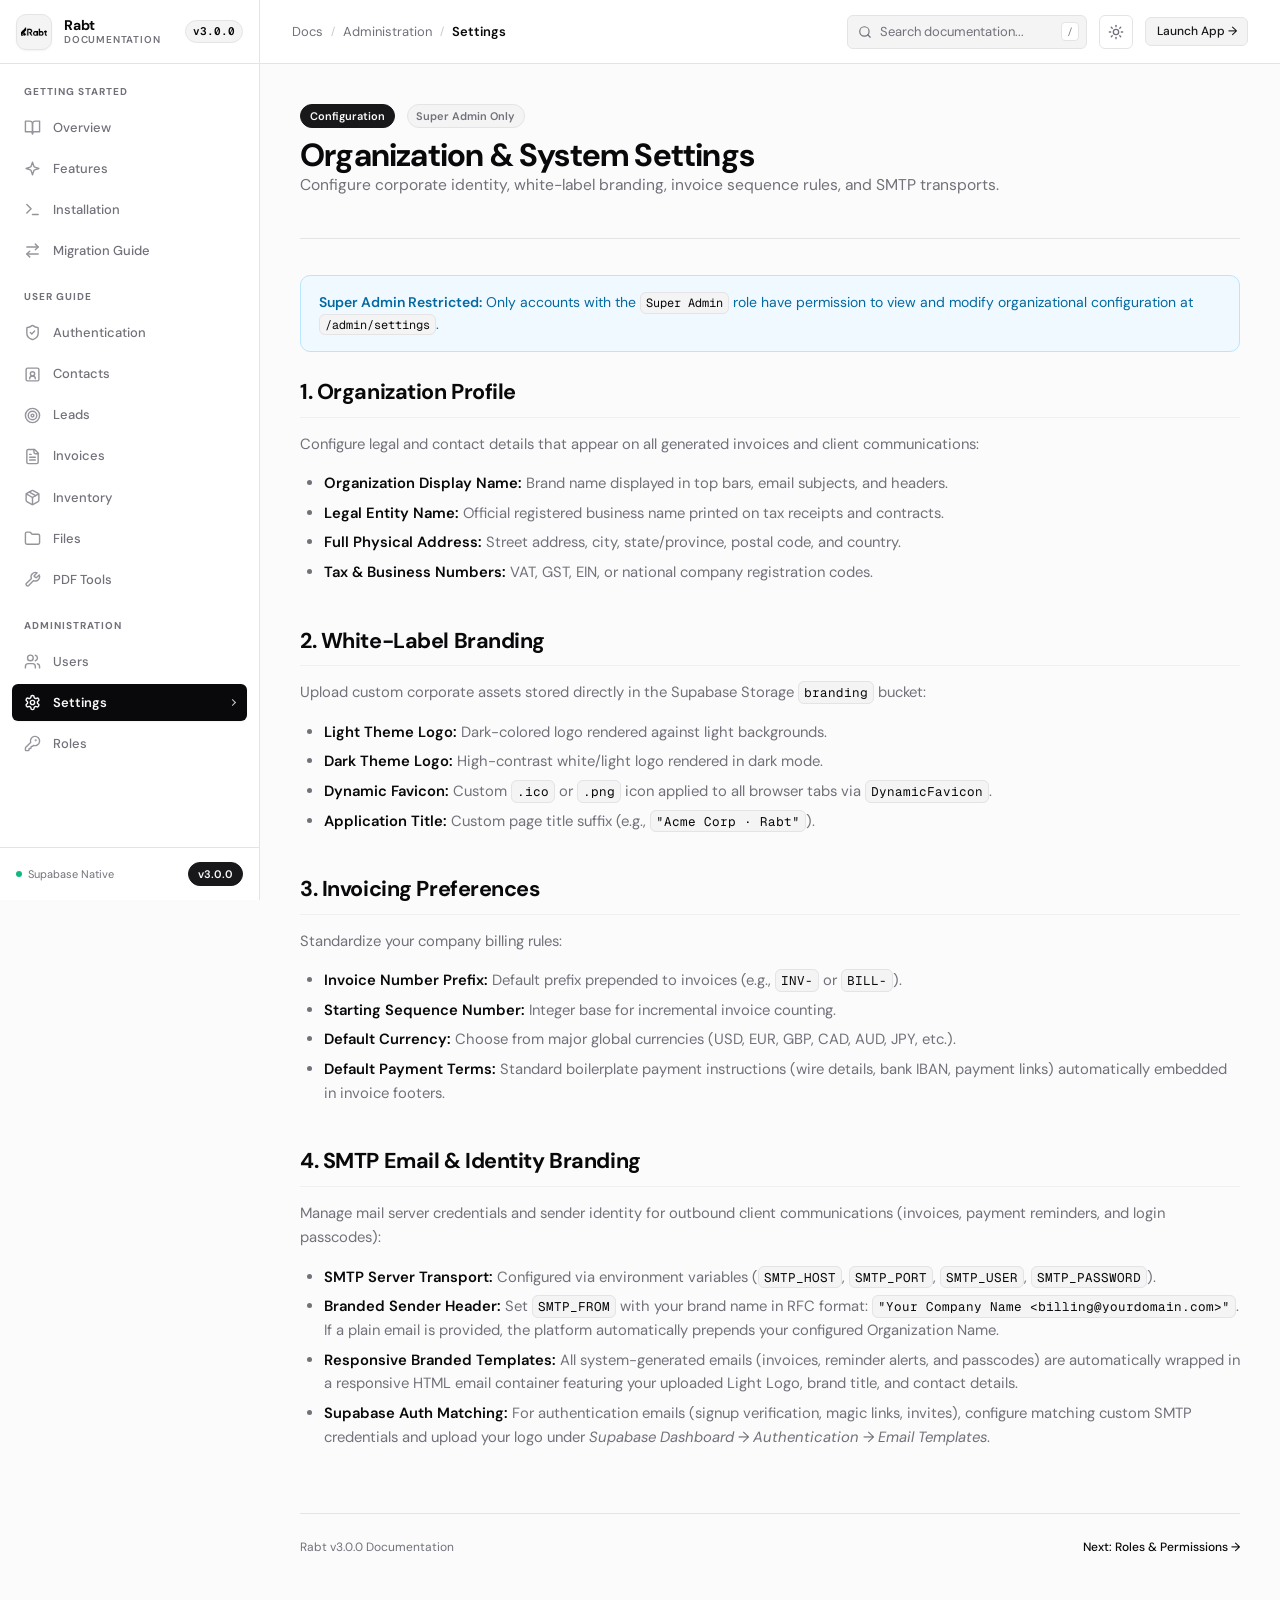
<file: Documentation/admin/settings.html>
<!DOCTYPE html>
<html lang="en">
  <head>
    <meta charset="UTF-8" />
    <meta name="viewport" content="width=device-width, initial-scale=1.0" />
    <title>Organization Settings - Rabt Documentation</title>
    <link rel="stylesheet" href="../css/styles.css" />
    <link rel="icon" href="../image/favicon.ico" sizes="any" />
    <link rel="icon" href="../image/favicon.svg" type="image/svg+xml" />
    <link rel="apple-touch-icon" href="../image/apple-touch-icon.png" />
  </head>
  <body>
    <!-- Sidebar Navigation -->
    <nav class="sidebar" id="sidebar">
      <div class="sidebar-header">
        <div class="sidebar-logo-box">
          <img src="../image/rabt-dark.png" alt="Rabt" class="sidebar-logo" />
        </div>
        <div class="sidebar-brand-meta">
          <div class="sidebar-brand-title">Rabt</div>
          <div class="sidebar-brand-sub">Documentation</div>
        </div>
        <span class="version-pill">v3.0.0</span>
      </div>

      <div class="nav-scroll">
        <ul class="nav-menu">
          <li class="nav-section">Getting Started</li>
          <li>
            <a href="../index.html">
              <svg class="nav-icon" viewBox="0 0 24 24" fill="none" stroke="currentColor" stroke-width="2" stroke-linecap="round" stroke-linejoin="round"><path d="M2 3h6a4 4 0 0 1 4 4v14a3 3 0 0 0-3-3H2z"/><path d="M22 3h-6a4 4 0 0 0-4 4v14a3 3 0 0 1 3-3h7z"/></svg>
              <span>Overview</span>
            </a>
          </li>
          <li>
            <a href="../features.html">
              <svg class="nav-icon" viewBox="0 0 24 24" fill="none" stroke="currentColor" stroke-width="2" stroke-linecap="round" stroke-linejoin="round"><path d="m12 3-1.9 5.8a2 2 0 0 1-1.3 1.3L3 12l5.8 1.9a2 2 0 0 1 1.3 1.3L12 21l1.9-5.8a2 2 0 0 1 1.3-1.3L21 12l-5.8-1.9a2 2 0 0 1-1.3-1.3z"/></svg>
              <span>Features</span>
            </a>
          </li>
          <li>
            <a href="../installation.html">
              <svg class="nav-icon" viewBox="0 0 24 24" fill="none" stroke="currentColor" stroke-width="2" stroke-linecap="round" stroke-linejoin="round"><polyline points="4 17 10 11 4 5"/><line x1="12" x2="20" y1="19" y2="19"/></svg>
              <span>Installation</span>
            </a>
          </li>
          <li>
            <a href="../migration.html">
              <svg class="nav-icon" viewBox="0 0 24 24" fill="none" stroke="currentColor" stroke-width="2" stroke-linecap="round" stroke-linejoin="round"><path d="m16 3 4 4-4 4"/><path d="M20 7H4"/><path d="m8 21-4-4 4-4"/><path d="M4 17h16"/></svg>
              <span>Migration Guide</span>
            </a>
          </li>

          <li class="nav-section">User Guide</li>
          <li>
            <a href="../user-guide/authentication.html">
              <svg class="nav-icon" viewBox="0 0 24 24" fill="none" stroke="currentColor" stroke-width="2" stroke-linecap="round" stroke-linejoin="round"><path d="M20 13c0 5-3.5 7.5-7.66 8.95a1 1 0 0 1-.67-.01C7.5 20.5 4 18 4 13V6a1 1 0 0 1 1-1c2 0 4.5-1.2 6.24-2.72a1.17 1.17 0 0 1 1.52 0C14.51 3.81 17 5 19 5a1 1 0 0 1 1 1z"/><path d="m9 12 2 2 4-4"/></svg>
              <span>Authentication</span>
            </a>
          </li>
          <li>
            <a href="../user-guide/contacts.html">
              <svg class="nav-icon" viewBox="0 0 24 24" fill="none" stroke="currentColor" stroke-width="2" stroke-linecap="round" stroke-linejoin="round"><path d="M16 18a4 4 0 0 0-8 0"/><circle cx="12" cy="11" r="3"/><rect width="18" height="18" x="3" y="3" rx="2"/></svg>
              <span>Contacts</span>
            </a>
          </li>
          <li>
            <a href="../user-guide/leads.html">
              <svg class="nav-icon" viewBox="0 0 24 24" fill="none" stroke="currentColor" stroke-width="2" stroke-linecap="round" stroke-linejoin="round"><circle cx="12" cy="12" r="10"/><circle cx="12" cy="12" r="6"/><circle cx="12" cy="12" r="2"/></svg>
              <span>Leads</span>
            </a>
          </li>
          <li>
            <a href="../user-guide/invoices.html">
              <svg class="nav-icon" viewBox="0 0 24 24" fill="none" stroke="currentColor" stroke-width="2" stroke-linecap="round" stroke-linejoin="round"><path d="M15 2H6a2 2 0 0 0-2 2v16a2 2 0 0 0 2 2h12a2 2 0 0 0 2-2V7Z"/><path d="M14 2v4a2 2 0 0 0 2 2h4"/><path d="M10 9H8"/><path d="M16 13H8"/><path d="M16 17H8"/></svg>
              <span>Invoices</span>
            </a>
          </li>
          <li>
            <a href="../user-guide/inventory.html">
              <svg class="nav-icon" viewBox="0 0 24 24" fill="none" stroke="currentColor" stroke-width="2" stroke-linecap="round" stroke-linejoin="round"><path d="m7.5 4.27 9 5.15"/><path d="M21 8a2 2 0 0 0-1-1.73l-7-4a2 2 0 0 0-2 0l-7 4A2 2 0 0 0 3 8v8a2 2 0 0 0 1 1.73l7 4a2 2 0 0 0 2 0l7-4A2 2 0 0 0 21 16Z"/><path d="m3.3 7 8.7 5 8.7-5"/><path d="M12 22V12"/></svg>
              <span>Inventory</span>
            </a>
          </li>
          <li>
            <a href="../user-guide/files.html">
              <svg class="nav-icon" viewBox="0 0 24 24" fill="none" stroke="currentColor" stroke-width="2" stroke-linecap="round" stroke-linejoin="round"><path d="M20 20a2 2 0 0 0 2-2V8a2 2 0 0 0-2-2h-7.9a2 2 0 0 1-1.69-.9L9.6 3.9A2 2 0 0 0 7.93 3H4a2 2 0 0 0-2 2v13a2 2 0 0 0 2 2Z"/></svg>
              <span>Files</span>
            </a>
          </li>
          <li>
            <a href="../user-guide/pdf-tools.html">
              <svg class="nav-icon" viewBox="0 0 24 24" fill="none" stroke="currentColor" stroke-width="2" stroke-linecap="round" stroke-linejoin="round"><path d="M14.7 6.3a1 1 0 0 0 0 1.4l1.6 1.6a1 1 0 0 0 1.4 0l3.77-3.77a6 6 0 0 1-7.94 7.94l-6.91 6.91a2.12 2.12 0 0 1-3-3l6.91-6.91a6 6 0 0 1 7.94-7.94l-3.76 3.76z"/></svg>
              <span>PDF Tools</span>
            </a>
          </li>

          <li class="nav-section">Administration</li>
          <li>
            <a href="users.html">
              <svg class="nav-icon" viewBox="0 0 24 24" fill="none" stroke="currentColor" stroke-width="2" stroke-linecap="round" stroke-linejoin="round"><path d="M16 21v-2a4 4 0 0 0-4-4H6a4 4 0 0 0-4 4v2"/><circle cx="9" cy="7" r="4"/><path d="M22 21v-2a4 4 0 0 0-3-3.87"/><path d="M16 3.13a4 4 0 0 1 0 7.75"/></svg>
              <span>Users</span>
            </a>
          </li>
          <li>
            <a href="settings.html" class="active">
              <svg class="nav-icon" viewBox="0 0 24 24" fill="none" stroke="currentColor" stroke-width="2" stroke-linecap="round" stroke-linejoin="round"><path d="M12.22 2h-.44a2 2 0 0 0-2 2v.18a2 2 0 0 1-1 1.73l-.43.25a2 2 0 0 1-2 0l-.15-.08a2 2 0 0 0-2.73.73l-.22.38a2 2 0 0 0 .73 2.73l.15.1a2 2 0 0 1 1 1.72v.51a2 2 0 0 1-1 1.74l-.15.09a2 2 0 0 0-.73 2.73l.22.38a2 2 0 0 0 2.73.73l.15-.08a2 2 0 0 1 2 0l.43.25a2 2 0 0 1 1 1.73V20a2 2 0 0 0 2 2h.44a2 2 0 0 0 2-2v-.18a2 2 0 0 1 1-1.73l.43-.25a2 2 0 0 1 2 0l.15.08a2 2 0 0 0 2.73-.73l.22-.39a2 2 0 0 0-.73-2.73l-.15-.08a2 2 0 0 1-1-1.74v-.5a2 2 0 0 1 1-1.74l.15-.09a2 2 0 0 0 .73-2.73l-.22-.38a2 2 0 0 0-2.73-.73l-.15.08a2 2 0 0 1-2 0l-.43-.25a2 2 0 0 1-1-1.73V4a2 2 0 0 0-2-2z"/><circle cx="12" cy="12" r="3"/></svg>
              <span>Settings</span>
            </a>
          </li>
          <li>
            <a href="roles.html">
              <svg class="nav-icon" viewBox="0 0 24 24" fill="none" stroke="currentColor" stroke-width="2" stroke-linecap="round" stroke-linejoin="round"><path d="M2.586 17.414A2 2 0 0 0 2 18.828V21a1 1 0 0 0 1 1h3a1 1 0 0 0 1-1v-1a1 1 0 0 1 1-1h1a1 1 0 0 0 1-1v-1a1 1 0 0 1 1-1h.172a2 2 0 0 0 1.414-.586l.814-.814a6.5 6.5 0 1 0-4-4z"/><circle cx="16.5" cy="7.5" r=".5" fill="currentColor"/></svg>
              <span>Roles</span>
            </a>
          </li>
        </ul>
      </div>

      <div class="sidebar-footer">
        <span class="tag-pill"><span class="dot"></span> Supabase Native</span>
        <span class="badge badge-primary">v3.0.0</span>
      </div>
    </nav>

    <!-- Main Layout Frame -->
    <div class="layout-root">
      <!-- TopBar -->
      <header class="topbar">
        <div class="topbar-left">
          <button class="sidebar-toggle" id="sidebarToggle" aria-label="Toggle navigation">
            <svg width="18" height="18" viewBox="0 0 24 24" fill="none" stroke="currentColor" stroke-width="2" stroke-linecap="round" stroke-linejoin="round"><line x1="4" x2="20" y1="12" y2="12"/><line x1="4" x2="20" y1="6" y2="6"/><line x1="4" x2="20" y1="18" y2="18"/></svg>
          </button>
          <div class="breadcrumbs">
            <a href="../index.html">Docs</a>
            <span class="sep">/</span>
            <span>Administration</span>
            <span class="sep">/</span>
            <span class="current">Settings</span>
          </div>
        </div>

        <div class="topbar-right">
          <div class="search-box">
            <svg class="search-icon" viewBox="0 0 24 24" fill="none" stroke="currentColor" stroke-width="2" stroke-linecap="round" stroke-linejoin="round"><circle cx="11" cy="11" r="8"/><path d="m21 21-4.3-4.3"/></svg>
            <input type="text" id="docSearch" class="search-input" placeholder="Search documentation..." />
            <kbd class="search-kbd">/</kbd>
          </div>

          <button class="theme-btn" id="themeToggle" title="Toggle theme">
            <svg class="sun-icon" viewBox="0 0 24 24" fill="none" stroke="currentColor" stroke-width="2" stroke-linecap="round" stroke-linejoin="round"><circle cx="12" cy="12" r="4"/><path d="M12 2v2"/><path d="M12 20v2"/><path d="m4.93 4.93 1.41 1.41"/><path d="m17.66 17.66 1.41 1.41"/><path d="M2 12h2"/><path d="M20 12h2"/><path d="m6.34 17.66-1.41 1.41"/><path d="m19.07 4.93-1.41 1.41"/></svg>
            <svg class="moon-icon" viewBox="0 0 24 24" fill="none" stroke="currentColor" stroke-width="2" stroke-linecap="round" stroke-linejoin="round"><path d="M12 3a6 6 0 0 0 9 9 9 9 0 1 1-9-9Z"/></svg>
          </button>

          <a href="https://rabt.kraito.com/" target="_blank" rel="noopener" class="btn btn-secondary btn-sm">Launch App →</a>
        </div>
      </header>

      <!-- Content -->
      <main class="content">
        <div class="content-inner doc-content">
          <header class="page-header">
            <div class="page-header-top">
              <span class="badge badge-primary">Configuration</span>
              <span class="badge">Super Admin Only</span>
            </div>
            <h1>Organization & System Settings</h1>
            <p class="subtitle">
              Configure corporate identity, white-label branding, invoice sequence rules, and SMTP transports.
            </p>
          </header>

          <div class="alert alert-info">
            <div class="alert-body">
              <strong>Super Admin Restricted:</strong> Only accounts with the <code>Super Admin</code> role have permission to view and modify organizational configuration at <code>/admin/settings</code>.
            </div>
          </div>

          <h2 class="mt-0">1. Organization Profile</h2>
          <p>
            Configure legal and contact details that appear on all generated invoices and client communications:
          </p>
          <ul>
            <li><strong>Organization Display Name:</strong> Brand name displayed in top bars, email subjects, and headers.</li>
            <li><strong>Legal Entity Name:</strong> Official registered business name printed on tax receipts and contracts.</li>
            <li><strong>Full Physical Address:</strong> Street address, city, state/province, postal code, and country.</li>
            <li><strong>Tax & Business Numbers:</strong> VAT, GST, EIN, or national company registration codes.</li>
          </ul>

          <h2>2. White-Label Branding</h2>
          <p>
            Upload custom corporate assets stored directly in the Supabase Storage <code>branding</code> bucket:
          </p>
          <ul>
            <li><strong>Light Theme Logo:</strong> Dark-colored logo rendered against light backgrounds.</li>
            <li><strong>Dark Theme Logo:</strong> High-contrast white/light logo rendered in dark mode.</li>
            <li><strong>Dynamic Favicon:</strong> Custom <code>.ico</code> or <code>.png</code> icon applied to all browser tabs via <code>DynamicFavicon</code>.</li>
            <li><strong>Application Title:</strong> Custom page title suffix (e.g., <code>"Acme Corp · Rabt"</code>).</li>
          </ul>

          <h2>3. Invoicing Preferences</h2>
          <p>
            Standardize your company billing rules:
          </p>
          <ul>
            <li><strong>Invoice Number Prefix:</strong> Default prefix prepended to invoices (e.g., <code>INV-</code> or <code>BILL-</code>).</li>
            <li><strong>Starting Sequence Number:</strong> Integer base for incremental invoice counting.</li>
            <li><strong>Default Currency:</strong> Choose from major global currencies (USD, EUR, GBP, CAD, AUD, JPY, etc.).</li>
            <li><strong>Default Payment Terms:</strong> Standard boilerplate payment instructions (wire details, bank IBAN, payment links) automatically embedded in invoice footers.</li>
          </ul>

          <h2>4. SMTP Email & Identity Branding</h2>
          <p>
            Manage mail server credentials and sender identity for outbound client communications (invoices, payment reminders, and login passcodes):
          </p>
          <ul>
            <li><strong>SMTP Server Transport:</strong> Configured via environment variables (<code>SMTP_HOST</code>, <code>SMTP_PORT</code>, <code>SMTP_USER</code>, <code>SMTP_PASSWORD</code>).</li>
            <li><strong>Branded Sender Header:</strong> Set <code>SMTP_FROM</code> with your brand name in RFC format: <code>"Your Company Name &lt;billing@yourdomain.com&gt;"</code>. If a plain email is provided, the platform automatically prepends your configured Organization Name.</li>
            <li><strong>Responsive Branded Templates:</strong> All system-generated emails (invoices, reminder alerts, and passcodes) are automatically wrapped in a responsive HTML email container featuring your uploaded Light Logo, brand title, and contact details.</li>
            <li><strong>Supabase Auth Matching:</strong> For authentication emails (signup verification, magic links, invites), configure matching custom SMTP credentials and upload your logo under <em>Supabase Dashboard &rarr; Authentication &rarr; Email Templates</em>.</li>
          </ul>

          <footer class="doc-footer">
            <div>Rabt v3.0.0 Documentation</div>
            <div><a href="roles.html">Next: Roles & Permissions →</a></div>
          </footer>
        </div>
      </main>
    </div>

    <script src="../js/main.js"></script>
  </body>
</html>
</file>
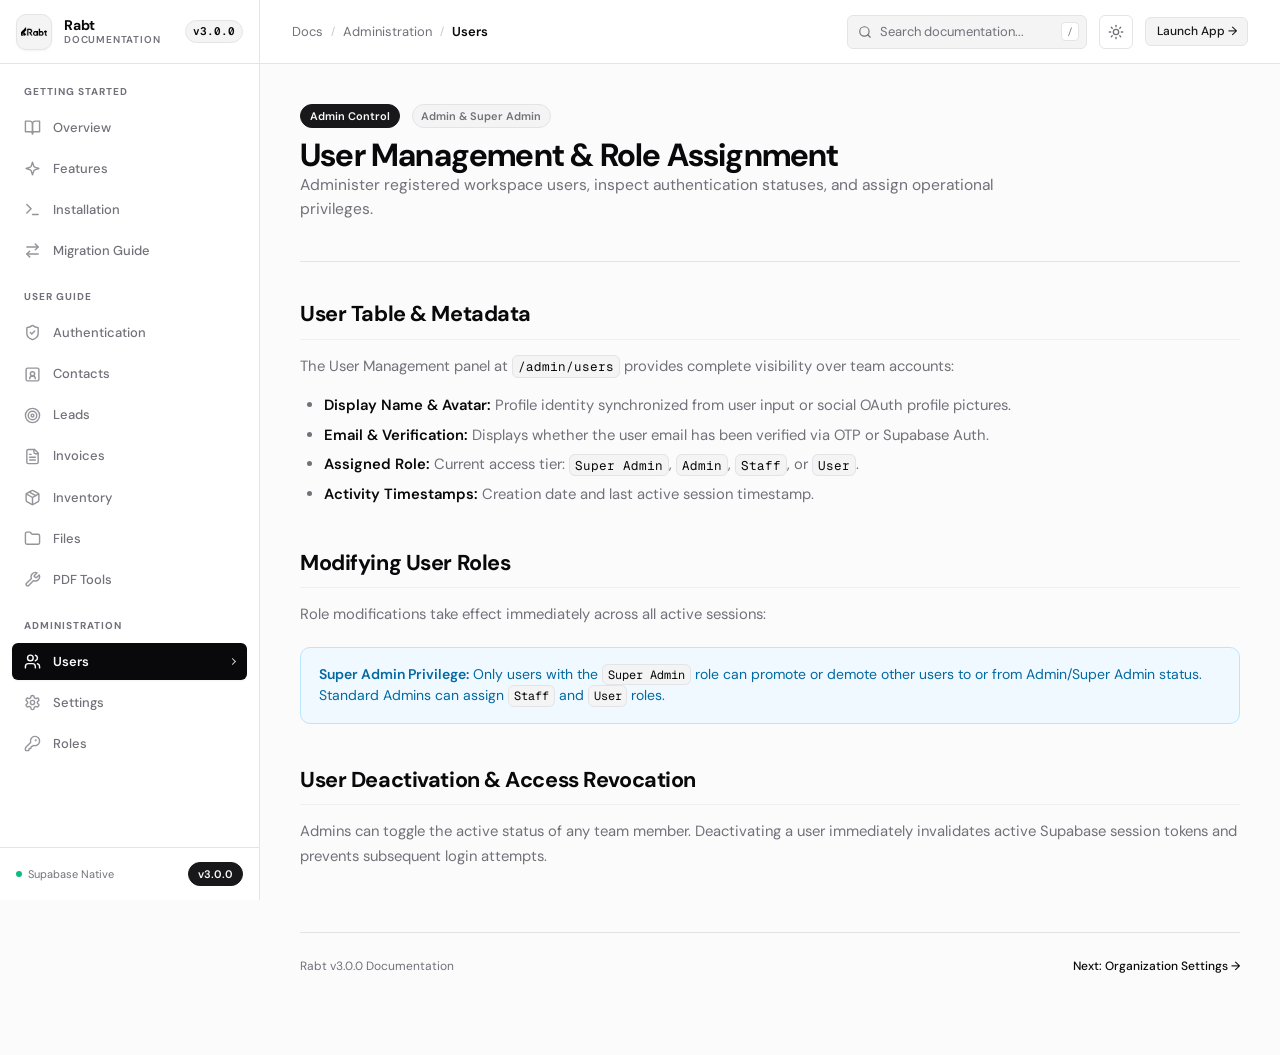
<file: Documentation/admin/users.html>
<!DOCTYPE html>
<html lang="en">
  <head>
    <meta charset="UTF-8" />
    <meta name="viewport" content="width=device-width, initial-scale=1.0" />
    <title>User Management - Rabt Documentation</title>
    <link rel="stylesheet" href="../css/styles.css" />
    <link rel="icon" href="../image/favicon.ico" sizes="any" />
    <link rel="icon" href="../image/favicon.svg" type="image/svg+xml" />
    <link rel="apple-touch-icon" href="../image/apple-touch-icon.png" />
  </head>
  <body>
    <!-- Sidebar Navigation -->
    <nav class="sidebar" id="sidebar">
      <div class="sidebar-header">
        <div class="sidebar-logo-box">
          <img src="../image/rabt-dark.png" alt="Rabt" class="sidebar-logo" />
        </div>
        <div class="sidebar-brand-meta">
          <div class="sidebar-brand-title">Rabt</div>
          <div class="sidebar-brand-sub">Documentation</div>
        </div>
        <span class="version-pill">v3.0.0</span>
      </div>

      <div class="nav-scroll">
        <ul class="nav-menu">
          <li class="nav-section">Getting Started</li>
          <li>
            <a href="../index.html">
              <svg class="nav-icon" viewBox="0 0 24 24" fill="none" stroke="currentColor" stroke-width="2" stroke-linecap="round" stroke-linejoin="round"><path d="M2 3h6a4 4 0 0 1 4 4v14a3 3 0 0 0-3-3H2z"/><path d="M22 3h-6a4 4 0 0 0-4 4v14a3 3 0 0 1 3-3h7z"/></svg>
              <span>Overview</span>
            </a>
          </li>
          <li>
            <a href="../features.html">
              <svg class="nav-icon" viewBox="0 0 24 24" fill="none" stroke="currentColor" stroke-width="2" stroke-linecap="round" stroke-linejoin="round"><path d="m12 3-1.9 5.8a2 2 0 0 1-1.3 1.3L3 12l5.8 1.9a2 2 0 0 1 1.3 1.3L12 21l1.9-5.8a2 2 0 0 1 1.3-1.3L21 12l-5.8-1.9a2 2 0 0 1-1.3-1.3z"/></svg>
              <span>Features</span>
            </a>
          </li>
          <li>
            <a href="../installation.html">
              <svg class="nav-icon" viewBox="0 0 24 24" fill="none" stroke="currentColor" stroke-width="2" stroke-linecap="round" stroke-linejoin="round"><polyline points="4 17 10 11 4 5"/><line x1="12" x2="20" y1="19" y2="19"/></svg>
              <span>Installation</span>
            </a>
          </li>
          <li>
            <a href="../migration.html">
              <svg class="nav-icon" viewBox="0 0 24 24" fill="none" stroke="currentColor" stroke-width="2" stroke-linecap="round" stroke-linejoin="round"><path d="m16 3 4 4-4 4"/><path d="M20 7H4"/><path d="m8 21-4-4 4-4"/><path d="M4 17h16"/></svg>
              <span>Migration Guide</span>
            </a>
          </li>

          <li class="nav-section">User Guide</li>
          <li>
            <a href="../user-guide/authentication.html">
              <svg class="nav-icon" viewBox="0 0 24 24" fill="none" stroke="currentColor" stroke-width="2" stroke-linecap="round" stroke-linejoin="round"><path d="M20 13c0 5-3.5 7.5-7.66 8.95a1 1 0 0 1-.67-.01C7.5 20.5 4 18 4 13V6a1 1 0 0 1 1-1c2 0 4.5-1.2 6.24-2.72a1.17 1.17 0 0 1 1.52 0C14.51 3.81 17 5 19 5a1 1 0 0 1 1 1z"/><path d="m9 12 2 2 4-4"/></svg>
              <span>Authentication</span>
            </a>
          </li>
          <li>
            <a href="../user-guide/contacts.html">
              <svg class="nav-icon" viewBox="0 0 24 24" fill="none" stroke="currentColor" stroke-width="2" stroke-linecap="round" stroke-linejoin="round"><path d="M16 18a4 4 0 0 0-8 0"/><circle cx="12" cy="11" r="3"/><rect width="18" height="18" x="3" y="3" rx="2"/></svg>
              <span>Contacts</span>
            </a>
          </li>
          <li>
            <a href="../user-guide/leads.html">
              <svg class="nav-icon" viewBox="0 0 24 24" fill="none" stroke="currentColor" stroke-width="2" stroke-linecap="round" stroke-linejoin="round"><circle cx="12" cy="12" r="10"/><circle cx="12" cy="12" r="6"/><circle cx="12" cy="12" r="2"/></svg>
              <span>Leads</span>
            </a>
          </li>
          <li>
            <a href="../user-guide/invoices.html">
              <svg class="nav-icon" viewBox="0 0 24 24" fill="none" stroke="currentColor" stroke-width="2" stroke-linecap="round" stroke-linejoin="round"><path d="M15 2H6a2 2 0 0 0-2 2v16a2 2 0 0 0 2 2h12a2 2 0 0 0 2-2V7Z"/><path d="M14 2v4a2 2 0 0 0 2 2h4"/><path d="M10 9H8"/><path d="M16 13H8"/><path d="M16 17H8"/></svg>
              <span>Invoices</span>
            </a>
          </li>
          <li>
            <a href="../user-guide/inventory.html">
              <svg class="nav-icon" viewBox="0 0 24 24" fill="none" stroke="currentColor" stroke-width="2" stroke-linecap="round" stroke-linejoin="round"><path d="m7.5 4.27 9 5.15"/><path d="M21 8a2 2 0 0 0-1-1.73l-7-4a2 2 0 0 0-2 0l-7 4A2 2 0 0 0 3 8v8a2 2 0 0 0 1 1.73l7 4a2 2 0 0 0 2 0l7-4A2 2 0 0 0 21 16Z"/><path d="m3.3 7 8.7 5 8.7-5"/><path d="M12 22V12"/></svg>
              <span>Inventory</span>
            </a>
          </li>
          <li>
            <a href="../user-guide/files.html">
              <svg class="nav-icon" viewBox="0 0 24 24" fill="none" stroke="currentColor" stroke-width="2" stroke-linecap="round" stroke-linejoin="round"><path d="M20 20a2 2 0 0 0 2-2V8a2 2 0 0 0-2-2h-7.9a2 2 0 0 1-1.69-.9L9.6 3.9A2 2 0 0 0 7.93 3H4a2 2 0 0 0-2 2v13a2 2 0 0 0 2 2Z"/></svg>
              <span>Files</span>
            </a>
          </li>
          <li>
            <a href="../user-guide/pdf-tools.html">
              <svg class="nav-icon" viewBox="0 0 24 24" fill="none" stroke="currentColor" stroke-width="2" stroke-linecap="round" stroke-linejoin="round"><path d="M14.7 6.3a1 1 0 0 0 0 1.4l1.6 1.6a1 1 0 0 0 1.4 0l3.77-3.77a6 6 0 0 1-7.94 7.94l-6.91 6.91a2.12 2.12 0 0 1-3-3l6.91-6.91a6 6 0 0 1 7.94-7.94l-3.76 3.76z"/></svg>
              <span>PDF Tools</span>
            </a>
          </li>

          <li class="nav-section">Administration</li>
          <li>
            <a href="users.html" class="active">
              <svg class="nav-icon" viewBox="0 0 24 24" fill="none" stroke="currentColor" stroke-width="2" stroke-linecap="round" stroke-linejoin="round"><path d="M16 21v-2a4 4 0 0 0-4-4H6a4 4 0 0 0-4 4v2"/><circle cx="9" cy="7" r="4"/><path d="M22 21v-2a4 4 0 0 0-3-3.87"/><path d="M16 3.13a4 4 0 0 1 0 7.75"/></svg>
              <span>Users</span>
            </a>
          </li>
          <li>
            <a href="settings.html">
              <svg class="nav-icon" viewBox="0 0 24 24" fill="none" stroke="currentColor" stroke-width="2" stroke-linecap="round" stroke-linejoin="round"><path d="M12.22 2h-.44a2 2 0 0 0-2 2v.18a2 2 0 0 1-1 1.73l-.43.25a2 2 0 0 1-2 0l-.15-.08a2 2 0 0 0-2.73.73l-.22.38a2 2 0 0 0 .73 2.73l.15.1a2 2 0 0 1 1 1.72v.51a2 2 0 0 1-1 1.74l-.15.09a2 2 0 0 0-.73 2.73l.22.38a2 2 0 0 0 2.73.73l.15-.08a2 2 0 0 1 2 0l.43.25a2 2 0 0 1 1 1.73V20a2 2 0 0 0 2 2h.44a2 2 0 0 0 2-2v-.18a2 2 0 0 1 1-1.73l.43-.25a2 2 0 0 1 2 0l.15.08a2 2 0 0 0 2.73-.73l.22-.39a2 2 0 0 0-.73-2.73l-.15-.08a2 2 0 0 1-1-1.74v-.5a2 2 0 0 1 1-1.74l.15-.09a2 2 0 0 0 .73-2.73l-.22-.38a2 2 0 0 0-2.73-.73l-.15.08a2 2 0 0 1-2 0l-.43-.25a2 2 0 0 1-1-1.73V4a2 2 0 0 0-2-2z"/><circle cx="12" cy="12" r="3"/></svg>
              <span>Settings</span>
            </a>
          </li>
          <li>
            <a href="roles.html">
              <svg class="nav-icon" viewBox="0 0 24 24" fill="none" stroke="currentColor" stroke-width="2" stroke-linecap="round" stroke-linejoin="round"><path d="M2.586 17.414A2 2 0 0 0 2 18.828V21a1 1 0 0 0 1 1h3a1 1 0 0 0 1-1v-1a1 1 0 0 1 1-1h1a1 1 0 0 0 1-1v-1a1 1 0 0 1 1-1h.172a2 2 0 0 0 1.414-.586l.814-.814a6.5 6.5 0 1 0-4-4z"/><circle cx="16.5" cy="7.5" r=".5" fill="currentColor"/></svg>
              <span>Roles</span>
            </a>
          </li>
        </ul>
      </div>

      <div class="sidebar-footer">
        <span class="tag-pill"><span class="dot"></span> Supabase Native</span>
        <span class="badge badge-primary">v3.0.0</span>
      </div>
    </nav>

    <!-- Main Layout Frame -->
    <div class="layout-root">
      <!-- TopBar -->
      <header class="topbar">
        <div class="topbar-left">
          <button class="sidebar-toggle" id="sidebarToggle" aria-label="Toggle navigation">
            <svg width="18" height="18" viewBox="0 0 24 24" fill="none" stroke="currentColor" stroke-width="2" stroke-linecap="round" stroke-linejoin="round"><line x1="4" x2="20" y1="12" y2="12"/><line x1="4" x2="20" y1="6" y2="6"/><line x1="4" x2="20" y1="18" y2="18"/></svg>
          </button>
          <div class="breadcrumbs">
            <a href="../index.html">Docs</a>
            <span class="sep">/</span>
            <span>Administration</span>
            <span class="sep">/</span>
            <span class="current">Users</span>
          </div>
        </div>

        <div class="topbar-right">
          <div class="search-box">
            <svg class="search-icon" viewBox="0 0 24 24" fill="none" stroke="currentColor" stroke-width="2" stroke-linecap="round" stroke-linejoin="round"><circle cx="11" cy="11" r="8"/><path d="m21 21-4.3-4.3"/></svg>
            <input type="text" id="docSearch" class="search-input" placeholder="Search documentation..." />
            <kbd class="search-kbd">/</kbd>
          </div>

          <button class="theme-btn" id="themeToggle" title="Toggle theme">
            <svg class="sun-icon" viewBox="0 0 24 24" fill="none" stroke="currentColor" stroke-width="2" stroke-linecap="round" stroke-linejoin="round"><circle cx="12" cy="12" r="4"/><path d="M12 2v2"/><path d="M12 20v2"/><path d="m4.93 4.93 1.41 1.41"/><path d="m17.66 17.66 1.41 1.41"/><path d="M2 12h2"/><path d="M20 12h2"/><path d="m6.34 17.66-1.41 1.41"/><path d="m19.07 4.93-1.41 1.41"/></svg>
            <svg class="moon-icon" viewBox="0 0 24 24" fill="none" stroke="currentColor" stroke-width="2" stroke-linecap="round" stroke-linejoin="round"><path d="M12 3a6 6 0 0 0 9 9 9 9 0 1 1-9-9Z"/></svg>
          </button>

          <a href="https://rabt.kraito.com/" target="_blank" rel="noopener" class="btn btn-secondary btn-sm">Launch App →</a>
        </div>
      </header>

      <!-- Content -->
      <main class="content">
        <div class="content-inner doc-content">
          <header class="page-header">
            <div class="page-header-top">
              <span class="badge badge-primary">Admin Control</span>
              <span class="badge">Admin & Super Admin</span>
            </div>
            <h1>User Management & Role Assignment</h1>
            <p class="subtitle">
              Administer registered workspace users, inspect authentication statuses, and assign operational privileges.
            </p>
          </header>

          <h2 class="mt-0">User Table & Metadata</h2>
          <p>
            The User Management panel at <code>/admin/users</code> provides complete visibility over team accounts:
          </p>
          <ul>
            <li><strong>Display Name & Avatar:</strong> Profile identity synchronized from user input or social OAuth profile pictures.</li>
            <li><strong>Email & Verification:</strong> Displays whether the user email has been verified via OTP or Supabase Auth.</li>
            <li><strong>Assigned Role:</strong> Current access tier: <code>Super Admin</code>, <code>Admin</code>, <code>Staff</code>, or <code>User</code>.</li>
            <li><strong>Activity Timestamps:</strong> Creation date and last active session timestamp.</li>
          </ul>

          <h2>Modifying User Roles</h2>
          <p>
            Role modifications take effect immediately across all active sessions:
          </p>
          <div class="alert alert-info">
            <div class="alert-body">
              <strong>Super Admin Privilege:</strong> Only users with the <code>Super Admin</code> role can promote or demote other users to or from Admin/Super Admin status. Standard Admins can assign <code>Staff</code> and <code>User</code> roles.
            </div>
          </div>

          <h2>User Deactivation & Access Revocation</h2>
          <p>
            Admins can toggle the active status of any team member. Deactivating a user immediately invalidates active Supabase session tokens and prevents subsequent login attempts.
          </p>

          <footer class="doc-footer">
            <div>Rabt v3.0.0 Documentation</div>
            <div><a href="settings.html">Next: Organization Settings →</a></div>
          </footer>
        </div>
      </main>
    </div>

    <script src="../js/main.js"></script>
  </body>
</html>
</file>
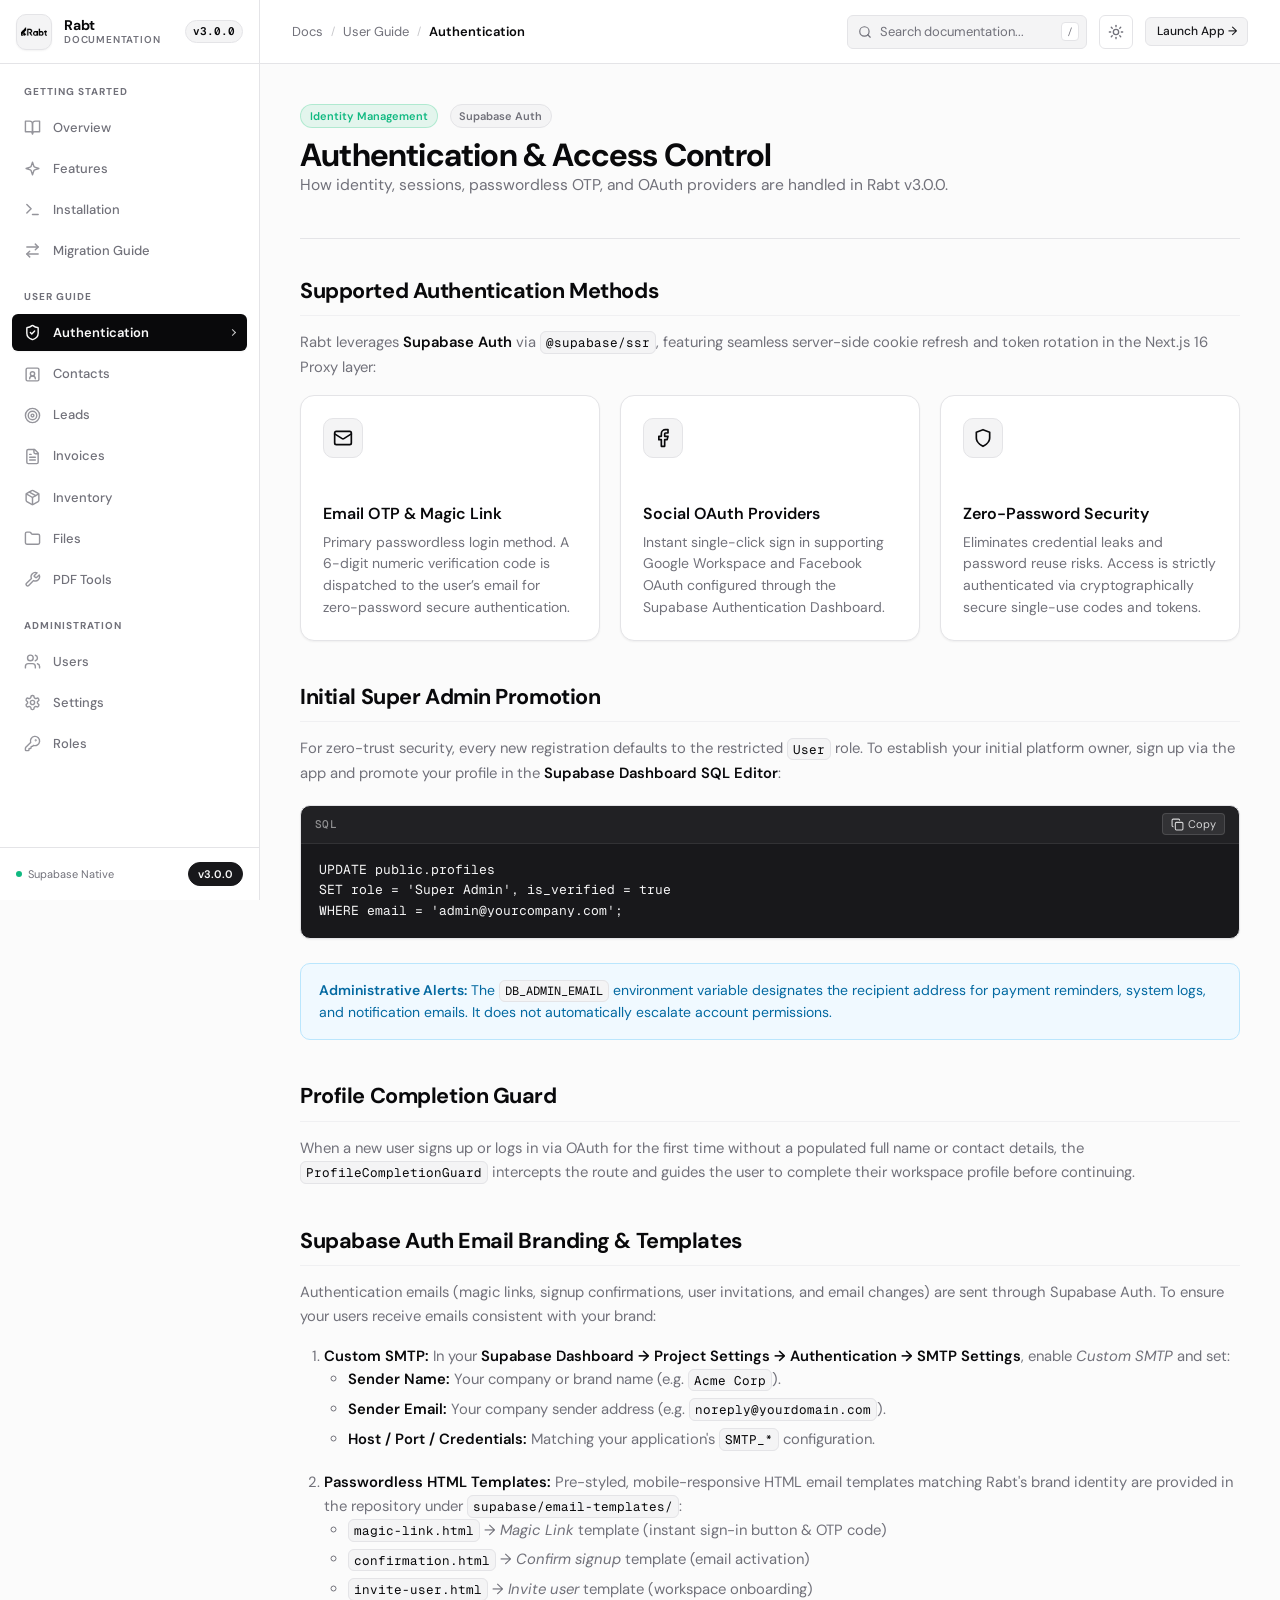
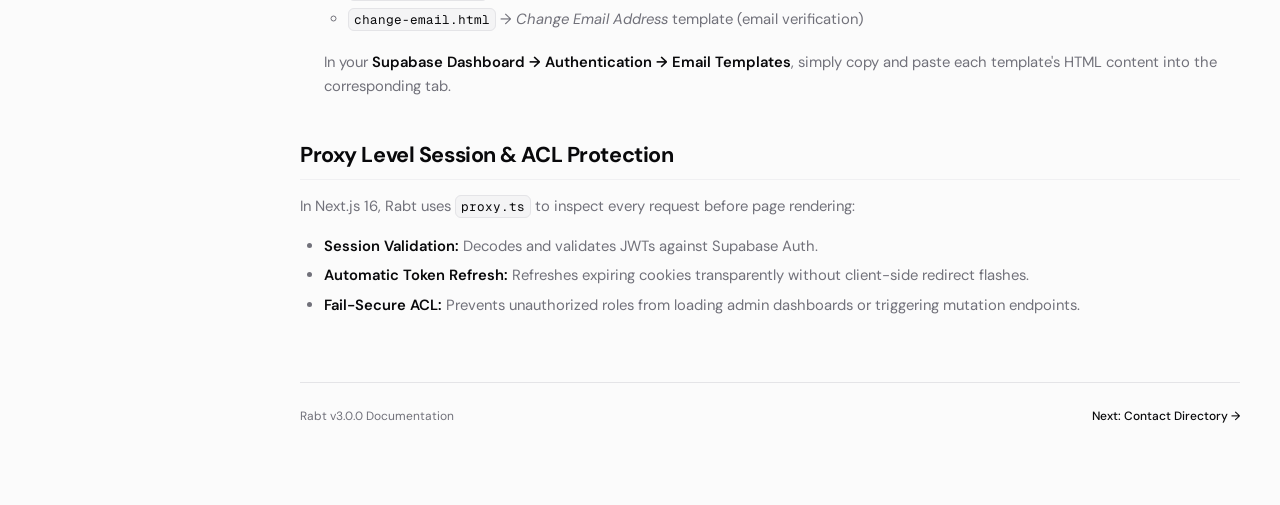
<file: Documentation/user-guide/authentication.html>
<!DOCTYPE html>
<html lang="en">
  <head>
    <meta charset="UTF-8" />
    <meta name="viewport" content="width=device-width, initial-scale=1.0" />
    <title>Authentication - Rabt Documentation</title>
    <link rel="stylesheet" href="../css/styles.css" />
    <link rel="icon" href="../image/favicon.ico" sizes="any" />
    <link rel="icon" href="../image/favicon.svg" type="image/svg+xml" />
    <link rel="apple-touch-icon" href="../image/apple-touch-icon.png" />
  </head>
  <body>
    <!-- Sidebar Navigation -->
    <nav class="sidebar" id="sidebar">
      <div class="sidebar-header">
        <div class="sidebar-logo-box">
          <img src="../image/rabt-dark.png" alt="Rabt" class="sidebar-logo" />
        </div>
        <div class="sidebar-brand-meta">
          <div class="sidebar-brand-title">Rabt</div>
          <div class="sidebar-brand-sub">Documentation</div>
        </div>
        <span class="version-pill">v3.0.0</span>
      </div>

      <div class="nav-scroll">
        <ul class="nav-menu">
          <li class="nav-section">Getting Started</li>
          <li>
            <a href="../index.html">
              <svg class="nav-icon" viewBox="0 0 24 24" fill="none" stroke="currentColor" stroke-width="2" stroke-linecap="round" stroke-linejoin="round"><path d="M2 3h6a4 4 0 0 1 4 4v14a3 3 0 0 0-3-3H2z"/><path d="M22 3h-6a4 4 0 0 0-4 4v14a3 3 0 0 1 3-3h7z"/></svg>
              <span>Overview</span>
            </a>
          </li>
          <li>
            <a href="../features.html">
              <svg class="nav-icon" viewBox="0 0 24 24" fill="none" stroke="currentColor" stroke-width="2" stroke-linecap="round" stroke-linejoin="round"><path d="m12 3-1.9 5.8a2 2 0 0 1-1.3 1.3L3 12l5.8 1.9a2 2 0 0 1 1.3 1.3L12 21l1.9-5.8a2 2 0 0 1 1.3-1.3L21 12l-5.8-1.9a2 2 0 0 1-1.3-1.3z"/></svg>
              <span>Features</span>
            </a>
          </li>
          <li>
            <a href="../installation.html">
              <svg class="nav-icon" viewBox="0 0 24 24" fill="none" stroke="currentColor" stroke-width="2" stroke-linecap="round" stroke-linejoin="round"><polyline points="4 17 10 11 4 5"/><line x1="12" x2="20" y1="19" y2="19"/></svg>
              <span>Installation</span>
            </a>
          </li>
          <li>
            <a href="../migration.html">
              <svg class="nav-icon" viewBox="0 0 24 24" fill="none" stroke="currentColor" stroke-width="2" stroke-linecap="round" stroke-linejoin="round"><path d="m16 3 4 4-4 4"/><path d="M20 7H4"/><path d="m8 21-4-4 4-4"/><path d="M4 17h16"/></svg>
              <span>Migration Guide</span>
            </a>
          </li>

          <li class="nav-section">User Guide</li>
          <li>
            <a href="authentication.html" class="active">
              <svg class="nav-icon" viewBox="0 0 24 24" fill="none" stroke="currentColor" stroke-width="2" stroke-linecap="round" stroke-linejoin="round"><path d="M20 13c0 5-3.5 7.5-7.66 8.95a1 1 0 0 1-.67-.01C7.5 20.5 4 18 4 13V6a1 1 0 0 1 1-1c2 0 4.5-1.2 6.24-2.72a1.17 1.17 0 0 1 1.52 0C14.51 3.81 17 5 19 5a1 1 0 0 1 1 1z"/><path d="m9 12 2 2 4-4"/></svg>
              <span>Authentication</span>
            </a>
          </li>
          <li>
            <a href="contacts.html">
              <svg class="nav-icon" viewBox="0 0 24 24" fill="none" stroke="currentColor" stroke-width="2" stroke-linecap="round" stroke-linejoin="round"><path d="M16 18a4 4 0 0 0-8 0"/><circle cx="12" cy="11" r="3"/><rect width="18" height="18" x="3" y="3" rx="2"/></svg>
              <span>Contacts</span>
            </a>
          </li>
          <li>
            <a href="leads.html">
              <svg class="nav-icon" viewBox="0 0 24 24" fill="none" stroke="currentColor" stroke-width="2" stroke-linecap="round" stroke-linejoin="round"><circle cx="12" cy="12" r="10"/><circle cx="12" cy="12" r="6"/><circle cx="12" cy="12" r="2"/></svg>
              <span>Leads</span>
            </a>
          </li>
          <li>
            <a href="invoices.html">
              <svg class="nav-icon" viewBox="0 0 24 24" fill="none" stroke="currentColor" stroke-width="2" stroke-linecap="round" stroke-linejoin="round"><path d="M15 2H6a2 2 0 0 0-2 2v16a2 2 0 0 0 2 2h12a2 2 0 0 0 2-2V7Z"/><path d="M14 2v4a2 2 0 0 0 2 2h4"/><path d="M10 9H8"/><path d="M16 13H8"/><path d="M16 17H8"/></svg>
              <span>Invoices</span>
            </a>
          </li>
          <li>
            <a href="inventory.html">
              <svg class="nav-icon" viewBox="0 0 24 24" fill="none" stroke="currentColor" stroke-width="2" stroke-linecap="round" stroke-linejoin="round"><path d="m7.5 4.27 9 5.15"/><path d="M21 8a2 2 0 0 0-1-1.73l-7-4a2 2 0 0 0-2 0l-7 4A2 2 0 0 0 3 8v8a2 2 0 0 0 1 1.73l7 4a2 2 0 0 0 2 0l7-4A2 2 0 0 0 21 16Z"/><path d="m3.3 7 8.7 5 8.7-5"/><path d="M12 22V12"/></svg>
              <span>Inventory</span>
            </a>
          </li>
          <li>
            <a href="files.html">
              <svg class="nav-icon" viewBox="0 0 24 24" fill="none" stroke="currentColor" stroke-width="2" stroke-linecap="round" stroke-linejoin="round"><path d="M20 20a2 2 0 0 0 2-2V8a2 2 0 0 0-2-2h-7.9a2 2 0 0 1-1.69-.9L9.6 3.9A2 2 0 0 0 7.93 3H4a2 2 0 0 0-2 2v13a2 2 0 0 0 2 2Z"/></svg>
              <span>Files</span>
            </a>
          </li>
          <li>
            <a href="pdf-tools.html">
              <svg class="nav-icon" viewBox="0 0 24 24" fill="none" stroke="currentColor" stroke-width="2" stroke-linecap="round" stroke-linejoin="round"><path d="M14.7 6.3a1 1 0 0 0 0 1.4l1.6 1.6a1 1 0 0 0 1.4 0l3.77-3.77a6 6 0 0 1-7.94 7.94l-6.91 6.91a2.12 2.12 0 0 1-3-3l6.91-6.91a6 6 0 0 1 7.94-7.94l-3.76 3.76z"/></svg>
              <span>PDF Tools</span>
            </a>
          </li>

          <li class="nav-section">Administration</li>
          <li>
            <a href="../admin/users.html">
              <svg class="nav-icon" viewBox="0 0 24 24" fill="none" stroke="currentColor" stroke-width="2" stroke-linecap="round" stroke-linejoin="round"><path d="M16 21v-2a4 4 0 0 0-4-4H6a4 4 0 0 0-4 4v2"/><circle cx="9" cy="7" r="4"/><path d="M22 21v-2a4 4 0 0 0-3-3.87"/><path d="M16 3.13a4 4 0 0 1 0 7.75"/></svg>
              <span>Users</span>
            </a>
          </li>
          <li>
            <a href="../admin/settings.html">
              <svg class="nav-icon" viewBox="0 0 24 24" fill="none" stroke="currentColor" stroke-width="2" stroke-linecap="round" stroke-linejoin="round"><path d="M12.22 2h-.44a2 2 0 0 0-2 2v.18a2 2 0 0 1-1 1.73l-.43.25a2 2 0 0 1-2 0l-.15-.08a2 2 0 0 0-2.73.73l-.22.38a2 2 0 0 0 .73 2.73l.15.1a2 2 0 0 1 1 1.72v.51a2 2 0 0 1-1 1.74l-.15.09a2 2 0 0 0-.73 2.73l.22.38a2 2 0 0 0 2.73.73l.15-.08a2 2 0 0 1 2 0l.43.25a2 2 0 0 1 1 1.73V20a2 2 0 0 0 2 2h.44a2 2 0 0 0 2-2v-.18a2 2 0 0 1 1-1.73l.43-.25a2 2 0 0 1 2 0l.15.08a2 2 0 0 0 2.73-.73l.22-.39a2 2 0 0 0-.73-2.73l-.15-.08a2 2 0 0 1-1-1.74v-.5a2 2 0 0 1 1-1.74l.15-.09a2 2 0 0 0 .73-2.73l-.22-.38a2 2 0 0 0-2.73-.73l-.15.08a2 2 0 0 1-2 0l-.43-.25a2 2 0 0 1-1-1.73V4a2 2 0 0 0-2-2z"/><circle cx="12" cy="12" r="3"/></svg>
              <span>Settings</span>
            </a>
          </li>
          <li>
            <a href="../admin/roles.html">
              <svg class="nav-icon" viewBox="0 0 24 24" fill="none" stroke="currentColor" stroke-width="2" stroke-linecap="round" stroke-linejoin="round"><path d="M2.586 17.414A2 2 0 0 0 2 18.828V21a1 1 0 0 0 1 1h3a1 1 0 0 0 1-1v-1a1 1 0 0 1 1-1h1a1 1 0 0 0 1-1v-1a1 1 0 0 1 1-1h.172a2 2 0 0 0 1.414-.586l.814-.814a6.5 6.5 0 1 0-4-4z"/><circle cx="16.5" cy="7.5" r=".5" fill="currentColor"/></svg>
              <span>Roles</span>
            </a>
          </li>
        </ul>
      </div>

      <div class="sidebar-footer">
        <span class="tag-pill"><span class="dot"></span> Supabase Native</span>
        <span class="badge badge-primary">v3.0.0</span>
      </div>
    </nav>

    <!-- Main Layout Frame -->
    <div class="layout-root">
      <!-- TopBar -->
      <header class="topbar">
        <div class="topbar-left">
          <button class="sidebar-toggle" id="sidebarToggle" aria-label="Toggle navigation">
            <svg width="18" height="18" viewBox="0 0 24 24" fill="none" stroke="currentColor" stroke-width="2" stroke-linecap="round" stroke-linejoin="round"><line x1="4" x2="20" y1="12" y2="12"/><line x1="4" x2="20" y1="6" y2="6"/><line x1="4" x2="20" y1="18" y2="18"/></svg>
          </button>
          <div class="breadcrumbs">
            <a href="../index.html">Docs</a>
            <span class="sep">/</span>
            <span>User Guide</span>
            <span class="sep">/</span>
            <span class="current">Authentication</span>
          </div>
        </div>

        <div class="topbar-right">
          <div class="search-box">
            <svg class="search-icon" viewBox="0 0 24 24" fill="none" stroke="currentColor" stroke-width="2" stroke-linecap="round" stroke-linejoin="round"><circle cx="11" cy="11" r="8"/><path d="m21 21-4.3-4.3"/></svg>
            <input type="text" id="docSearch" class="search-input" placeholder="Search documentation..." />
            <kbd class="search-kbd">/</kbd>
          </div>

          <button class="theme-btn" id="themeToggle" title="Toggle theme">
            <svg class="sun-icon" viewBox="0 0 24 24" fill="none" stroke="currentColor" stroke-width="2" stroke-linecap="round" stroke-linejoin="round"><circle cx="12" cy="12" r="4"/><path d="M12 2v2"/><path d="M12 20v2"/><path d="m4.93 4.93 1.41 1.41"/><path d="m17.66 17.66 1.41 1.41"/><path d="M2 12h2"/><path d="M20 12h2"/><path d="m6.34 17.66-1.41 1.41"/><path d="m19.07 4.93-1.41 1.41"/></svg>
            <svg class="moon-icon" viewBox="0 0 24 24" fill="none" stroke="currentColor" stroke-width="2" stroke-linecap="round" stroke-linejoin="round"><path d="M12 3a6 6 0 0 0 9 9 9 9 0 1 1-9-9Z"/></svg>
          </button>

          <a href="https://rabt.kraito.com/" target="_blank" rel="noopener" class="btn btn-secondary btn-sm">Launch App →</a>
        </div>
      </header>

      <!-- Content -->
      <main class="content">
        <div class="content-inner doc-content">
          <header class="page-header">
            <div class="page-header-top">
              <span class="badge badge-supabase">Identity Management</span>
              <span class="badge">Supabase Auth</span>
            </div>
            <h1>Authentication & Access Control</h1>
            <p class="subtitle">
              How identity, sessions, passwordless OTP, and OAuth providers are handled in Rabt v3.0.0.
            </p>
          </header>

          <h2 class="mt-0">Supported Authentication Methods</h2>
          <p>
            Rabt leverages <strong>Supabase Auth</strong> via <code>@supabase/ssr</code>, featuring seamless server-side cookie refresh and token rotation in the Next.js 16 Proxy layer:
          </p>

          <div class="cards-grid">
            <div class="card">
              <div class="card-icon-wrap">
                <svg viewBox="0 0 24 24" fill="none" stroke="currentColor" stroke-width="2" stroke-linecap="round" stroke-linejoin="round"><rect width="20" height="16" x="2" y="4" rx="2"/><path d="m22 7-8.97 5.7a1.94 1.94 0 0 1-2.06 0L2 7"/></svg>
              </div>
              <h3>Email OTP & Magic Link</h3>
              <p>Primary passwordless login method. A 6-digit numeric verification code is dispatched to the user’s email for zero-password secure authentication.</p>
            </div>

            <div class="card">
              <div class="card-icon-wrap">
                <svg viewBox="0 0 24 24" fill="none" stroke="currentColor" stroke-width="2" stroke-linecap="round" stroke-linejoin="round"><path d="M18 2h-3a5 5 0 0 0-5 5v3H7v4h3v8h4v-8h3l1-4h-4V7a1 1 0 0 1 1-1h3z"/></svg>
              </div>
              <h3>Social OAuth Providers</h3>
              <p>Instant single-click sign in supporting Google Workspace and Facebook OAuth configured through the Supabase Authentication Dashboard.</p>
            </div>

            <div class="card">
              <div class="card-icon-wrap">
                <svg viewBox="0 0 24 24" fill="none" stroke="currentColor" stroke-width="2" stroke-linecap="round" stroke-linejoin="round"><path d="M12 22s8-4 8-10V5l-8-3-8 3v7c0 6 8 10 8 10z"/></svg>
              </div>
              <h3>Zero-Password Security</h3>
              <p>Eliminates credential leaks and password reuse risks. Access is strictly authenticated via cryptographically secure single-use codes and tokens.</p>
            </div>
          </div>

          <h2>Initial Super Admin Promotion</h2>
          <p>
            For zero-trust security, every new registration defaults to the restricted <code>User</code> role. To establish your initial platform owner, sign up via the app and promote your profile in the <strong>Supabase Dashboard SQL Editor</strong>:
          </p>
          <pre><code class="language-sql">UPDATE public.profiles
SET role = 'Super Admin', is_verified = true
WHERE email = 'admin@yourcompany.com';</code></pre>
          <div class="alert alert-info">
            <div class="alert-body">
              <strong>Administrative Alerts:</strong> The <code>DB_ADMIN_EMAIL</code> environment variable designates the recipient address for payment reminders, system logs, and notification emails. It does not automatically escalate account permissions.
            </div>
          </div>

          <h2>Profile Completion Guard</h2>
          <p>
            When a new user signs up or logs in via OAuth for the first time without a populated full name or contact details, the <code>ProfileCompletionGuard</code> intercepts the route and guides the user to complete their workspace profile before continuing.
          </p>

          <h2>Supabase Auth Email Branding & Templates</h2>
          <p>
            Authentication emails (magic links, signup confirmations, user invitations, and email changes) are sent through Supabase Auth. To ensure your users receive emails consistent with your brand:
          </p>
          <ol>
            <li>
              <strong>Custom SMTP:</strong> In your <strong>Supabase Dashboard &rarr; Project Settings &rarr; Authentication &rarr; SMTP Settings</strong>, enable <em>Custom SMTP</em> and set:
              <ul>
                <li><strong>Sender Name:</strong> Your company or brand name (e.g. <code>Acme Corp</code>).</li>
                <li><strong>Sender Email:</strong> Your company sender address (e.g. <code>noreply@yourdomain.com</code>).</li>
                <li><strong>Host / Port / Credentials:</strong> Matching your application's <code>SMTP_*</code> configuration.</li>
              </ul>
            </li>
            <li>
              <strong>Passwordless HTML Templates:</strong> Pre-styled, mobile-responsive HTML email templates matching Rabt's brand identity are provided in the repository under <code>supabase/email-templates/</code>:
              <ul>
                <li><code>magic-link.html</code> &rarr; <em>Magic Link</em> template (instant sign-in button & OTP code)</li>
                <li><code>confirmation.html</code> &rarr; <em>Confirm signup</em> template (email activation)</li>
                <li><code>invite-user.html</code> &rarr; <em>Invite user</em> template (workspace onboarding)</li>
                <li><code>change-email.html</code> &rarr; <em>Change Email Address</em> template (email verification)</li>
              </ul>
              In your <strong>Supabase Dashboard &rarr; Authentication &rarr; Email Templates</strong>, simply copy and paste each template's HTML content into the corresponding tab.
            </li>
          </ol>

          <h2>Proxy Level Session & ACL Protection</h2>
          <p>
            In Next.js 16, Rabt uses <code>proxy.ts</code> to inspect every request before page rendering:
          </p>
          <ul>
            <li><strong>Session Validation:</strong> Decodes and validates JWTs against Supabase Auth.</li>
            <li><strong>Automatic Token Refresh:</strong> Refreshes expiring cookies transparently without client-side redirect flashes.</li>
            <li><strong>Fail-Secure ACL:</strong> Prevents unauthorized roles from loading admin dashboards or triggering mutation endpoints.</li>
          </ul>

          <footer class="doc-footer">
            <div>Rabt v3.0.0 Documentation</div>
            <div><a href="contacts.html">Next: Contact Directory →</a></div>
          </footer>
        </div>
      </main>
    </div>

    <script src="../js/main.js"></script>
  </body>
</html>
</file>
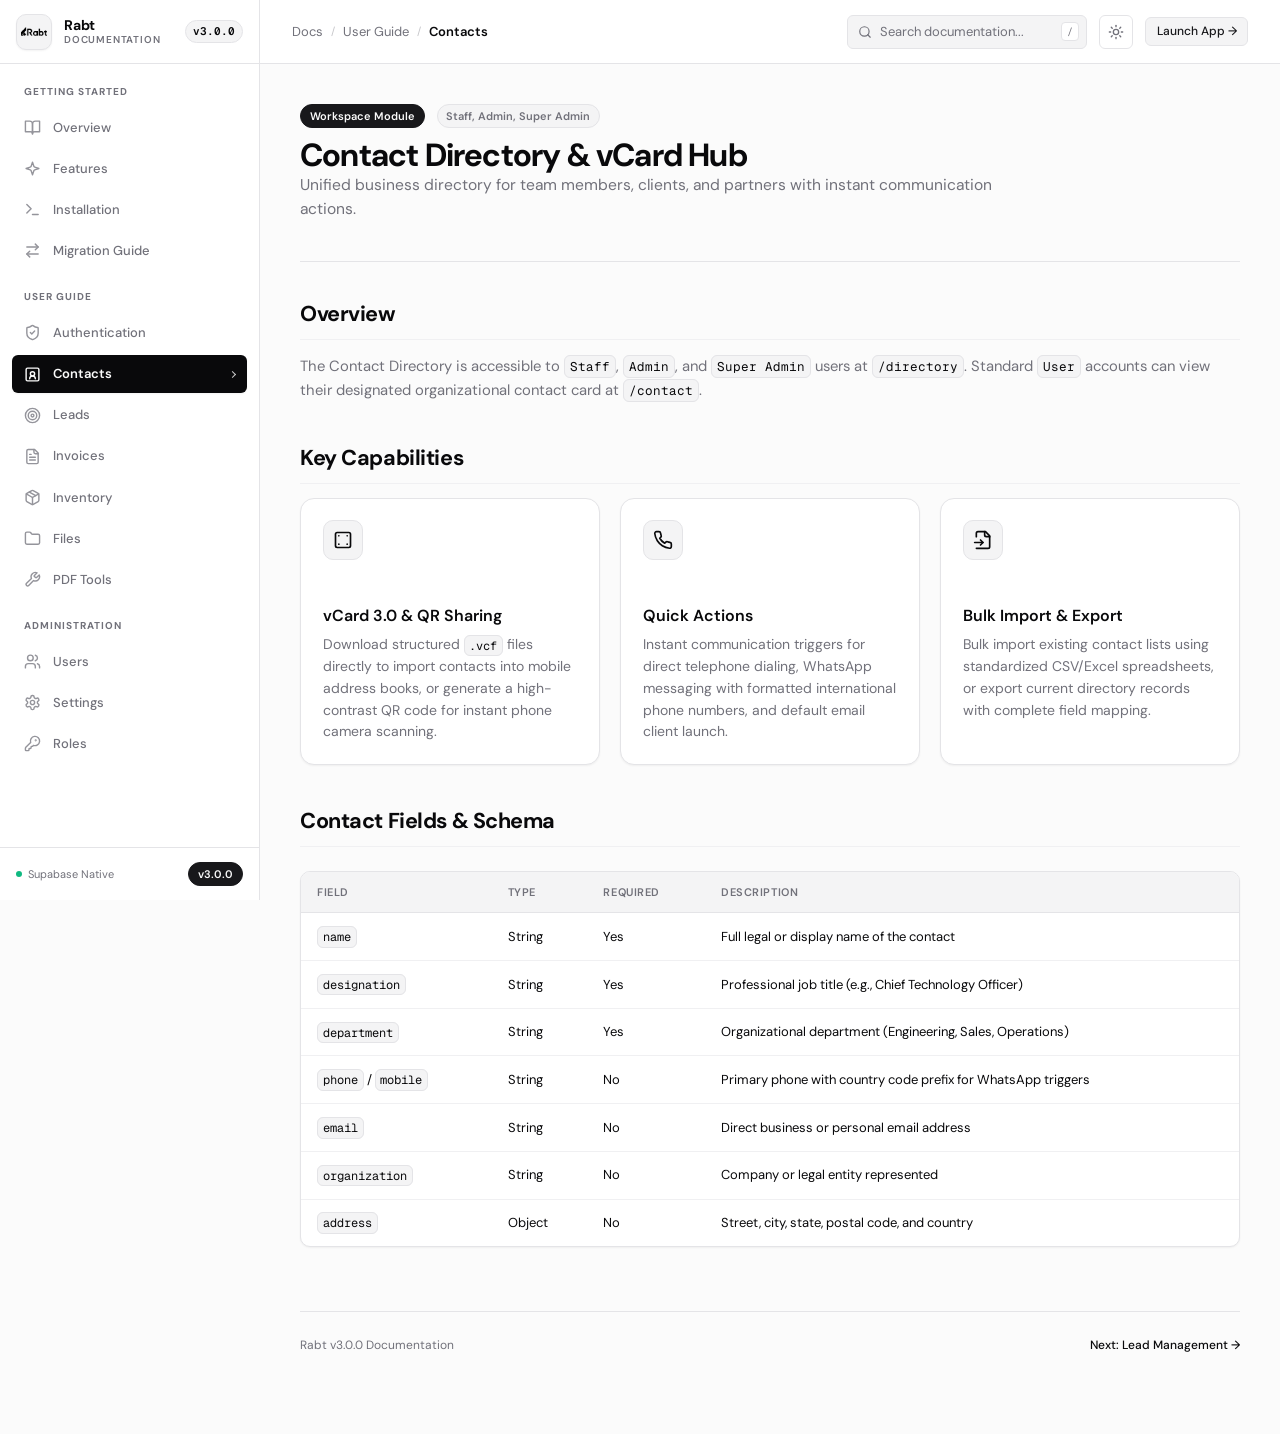
<file: Documentation/user-guide/contacts.html>
<!DOCTYPE html>
<html lang="en">
  <head>
    <meta charset="UTF-8" />
    <meta name="viewport" content="width=device-width, initial-scale=1.0" />
    <title>Contacts Directory - Rabt Documentation</title>
    <link rel="stylesheet" href="../css/styles.css" />
    <link rel="icon" href="../image/favicon.ico" sizes="any" />
    <link rel="icon" href="../image/favicon.svg" type="image/svg+xml" />
    <link rel="apple-touch-icon" href="../image/apple-touch-icon.png" />
  </head>
  <body>
    <!-- Sidebar Navigation -->
    <nav class="sidebar" id="sidebar">
      <div class="sidebar-header">
        <div class="sidebar-logo-box">
          <img src="../image/rabt-dark.png" alt="Rabt" class="sidebar-logo" />
        </div>
        <div class="sidebar-brand-meta">
          <div class="sidebar-brand-title">Rabt</div>
          <div class="sidebar-brand-sub">Documentation</div>
        </div>
        <span class="version-pill">v3.0.0</span>
      </div>

      <div class="nav-scroll">
        <ul class="nav-menu">
          <li class="nav-section">Getting Started</li>
          <li>
            <a href="../index.html">
              <svg class="nav-icon" viewBox="0 0 24 24" fill="none" stroke="currentColor" stroke-width="2" stroke-linecap="round" stroke-linejoin="round"><path d="M2 3h6a4 4 0 0 1 4 4v14a3 3 0 0 0-3-3H2z"/><path d="M22 3h-6a4 4 0 0 0-4 4v14a3 3 0 0 1 3-3h7z"/></svg>
              <span>Overview</span>
            </a>
          </li>
          <li>
            <a href="../features.html">
              <svg class="nav-icon" viewBox="0 0 24 24" fill="none" stroke="currentColor" stroke-width="2" stroke-linecap="round" stroke-linejoin="round"><path d="m12 3-1.9 5.8a2 2 0 0 1-1.3 1.3L3 12l5.8 1.9a2 2 0 0 1 1.3 1.3L12 21l1.9-5.8a2 2 0 0 1 1.3-1.3L21 12l-5.8-1.9a2 2 0 0 1-1.3-1.3z"/></svg>
              <span>Features</span>
            </a>
          </li>
          <li>
            <a href="../installation.html">
              <svg class="nav-icon" viewBox="0 0 24 24" fill="none" stroke="currentColor" stroke-width="2" stroke-linecap="round" stroke-linejoin="round"><polyline points="4 17 10 11 4 5"/><line x1="12" x2="20" y1="19" y2="19"/></svg>
              <span>Installation</span>
            </a>
          </li>
          <li>
            <a href="../migration.html">
              <svg class="nav-icon" viewBox="0 0 24 24" fill="none" stroke="currentColor" stroke-width="2" stroke-linecap="round" stroke-linejoin="round"><path d="m16 3 4 4-4 4"/><path d="M20 7H4"/><path d="m8 21-4-4 4-4"/><path d="M4 17h16"/></svg>
              <span>Migration Guide</span>
            </a>
          </li>

          <li class="nav-section">User Guide</li>
          <li>
            <a href="authentication.html">
              <svg class="nav-icon" viewBox="0 0 24 24" fill="none" stroke="currentColor" stroke-width="2" stroke-linecap="round" stroke-linejoin="round"><path d="M20 13c0 5-3.5 7.5-7.66 8.95a1 1 0 0 1-.67-.01C7.5 20.5 4 18 4 13V6a1 1 0 0 1 1-1c2 0 4.5-1.2 6.24-2.72a1.17 1.17 0 0 1 1.52 0C14.51 3.81 17 5 19 5a1 1 0 0 1 1 1z"/><path d="m9 12 2 2 4-4"/></svg>
              <span>Authentication</span>
            </a>
          </li>
          <li>
            <a href="contacts.html" class="active">
              <svg class="nav-icon" viewBox="0 0 24 24" fill="none" stroke="currentColor" stroke-width="2" stroke-linecap="round" stroke-linejoin="round"><path d="M16 18a4 4 0 0 0-8 0"/><circle cx="12" cy="11" r="3"/><rect width="18" height="18" x="3" y="3" rx="2"/></svg>
              <span>Contacts</span>
            </a>
          </li>
          <li>
            <a href="leads.html">
              <svg class="nav-icon" viewBox="0 0 24 24" fill="none" stroke="currentColor" stroke-width="2" stroke-linecap="round" stroke-linejoin="round"><circle cx="12" cy="12" r="10"/><circle cx="12" cy="12" r="6"/><circle cx="12" cy="12" r="2"/></svg>
              <span>Leads</span>
            </a>
          </li>
          <li>
            <a href="invoices.html">
              <svg class="nav-icon" viewBox="0 0 24 24" fill="none" stroke="currentColor" stroke-width="2" stroke-linecap="round" stroke-linejoin="round"><path d="M15 2H6a2 2 0 0 0-2 2v16a2 2 0 0 0 2 2h12a2 2 0 0 0 2-2V7Z"/><path d="M14 2v4a2 2 0 0 0 2 2h4"/><path d="M10 9H8"/><path d="M16 13H8"/><path d="M16 17H8"/></svg>
              <span>Invoices</span>
            </a>
          </li>
          <li>
            <a href="inventory.html">
              <svg class="nav-icon" viewBox="0 0 24 24" fill="none" stroke="currentColor" stroke-width="2" stroke-linecap="round" stroke-linejoin="round"><path d="m7.5 4.27 9 5.15"/><path d="M21 8a2 2 0 0 0-1-1.73l-7-4a2 2 0 0 0-2 0l-7 4A2 2 0 0 0 3 8v8a2 2 0 0 0 1 1.73l7 4a2 2 0 0 0 2 0l7-4A2 2 0 0 0 21 16Z"/><path d="m3.3 7 8.7 5 8.7-5"/><path d="M12 22V12"/></svg>
              <span>Inventory</span>
            </a>
          </li>
          <li>
            <a href="files.html">
              <svg class="nav-icon" viewBox="0 0 24 24" fill="none" stroke="currentColor" stroke-width="2" stroke-linecap="round" stroke-linejoin="round"><path d="M20 20a2 2 0 0 0 2-2V8a2 2 0 0 0-2-2h-7.9a2 2 0 0 1-1.69-.9L9.6 3.9A2 2 0 0 0 7.93 3H4a2 2 0 0 0-2 2v13a2 2 0 0 0 2 2Z"/></svg>
              <span>Files</span>
            </a>
          </li>
          <li>
            <a href="pdf-tools.html">
              <svg class="nav-icon" viewBox="0 0 24 24" fill="none" stroke="currentColor" stroke-width="2" stroke-linecap="round" stroke-linejoin="round"><path d="M14.7 6.3a1 1 0 0 0 0 1.4l1.6 1.6a1 1 0 0 0 1.4 0l3.77-3.77a6 6 0 0 1-7.94 7.94l-6.91 6.91a2.12 2.12 0 0 1-3-3l6.91-6.91a6 6 0 0 1 7.94-7.94l-3.76 3.76z"/></svg>
              <span>PDF Tools</span>
            </a>
          </li>

          <li class="nav-section">Administration</li>
          <li>
            <a href="../admin/users.html">
              <svg class="nav-icon" viewBox="0 0 24 24" fill="none" stroke="currentColor" stroke-width="2" stroke-linecap="round" stroke-linejoin="round"><path d="M16 21v-2a4 4 0 0 0-4-4H6a4 4 0 0 0-4 4v2"/><circle cx="9" cy="7" r="4"/><path d="M22 21v-2a4 4 0 0 0-3-3.87"/><path d="M16 3.13a4 4 0 0 1 0 7.75"/></svg>
              <span>Users</span>
            </a>
          </li>
          <li>
            <a href="../admin/settings.html">
              <svg class="nav-icon" viewBox="0 0 24 24" fill="none" stroke="currentColor" stroke-width="2" stroke-linecap="round" stroke-linejoin="round"><path d="M12.22 2h-.44a2 2 0 0 0-2 2v.18a2 2 0 0 1-1 1.73l-.43.25a2 2 0 0 1-2 0l-.15-.08a2 2 0 0 0-2.73.73l-.22.38a2 2 0 0 0 .73 2.73l.15.1a2 2 0 0 1 1 1.72v.51a2 2 0 0 1-1 1.74l-.15.09a2 2 0 0 0-.73 2.73l.22.38a2 2 0 0 0 2.73.73l.15-.08a2 2 0 0 1 2 0l.43.25a2 2 0 0 1 1 1.73V20a2 2 0 0 0 2 2h.44a2 2 0 0 0 2-2v-.18a2 2 0 0 1 1-1.73l.43-.25a2 2 0 0 1 2 0l.15.08a2 2 0 0 0 2.73-.73l.22-.39a2 2 0 0 0-.73-2.73l-.15-.08a2 2 0 0 1-1-1.74v-.5a2 2 0 0 1 1-1.74l.15-.09a2 2 0 0 0 .73-2.73l-.22-.38a2 2 0 0 0-2.73-.73l-.15.08a2 2 0 0 1-2 0l-.43-.25a2 2 0 0 1-1-1.73V4a2 2 0 0 0-2-2z"/><circle cx="12" cy="12" r="3"/></svg>
              <span>Settings</span>
            </a>
          </li>
          <li>
            <a href="../admin/roles.html">
              <svg class="nav-icon" viewBox="0 0 24 24" fill="none" stroke="currentColor" stroke-width="2" stroke-linecap="round" stroke-linejoin="round"><path d="M2.586 17.414A2 2 0 0 0 2 18.828V21a1 1 0 0 0 1 1h3a1 1 0 0 0 1-1v-1a1 1 0 0 1 1-1h1a1 1 0 0 0 1-1v-1a1 1 0 0 1 1-1h.172a2 2 0 0 0 1.414-.586l.814-.814a6.5 6.5 0 1 0-4-4z"/><circle cx="16.5" cy="7.5" r=".5" fill="currentColor"/></svg>
              <span>Roles</span>
            </a>
          </li>
        </ul>
      </div>

      <div class="sidebar-footer">
        <span class="tag-pill"><span class="dot"></span> Supabase Native</span>
        <span class="badge badge-primary">v3.0.0</span>
      </div>
    </nav>

    <!-- Main Layout Frame -->
    <div class="layout-root">
      <!-- TopBar -->
      <header class="topbar">
        <div class="topbar-left">
          <button class="sidebar-toggle" id="sidebarToggle" aria-label="Toggle navigation">
            <svg width="18" height="18" viewBox="0 0 24 24" fill="none" stroke="currentColor" stroke-width="2" stroke-linecap="round" stroke-linejoin="round"><line x1="4" x2="20" y1="12" y2="12"/><line x1="4" x2="20" y1="6" y2="6"/><line x1="4" x2="20" y1="18" y2="18"/></svg>
          </button>
          <div class="breadcrumbs">
            <a href="../index.html">Docs</a>
            <span class="sep">/</span>
            <span>User Guide</span>
            <span class="sep">/</span>
            <span class="current">Contacts</span>
          </div>
        </div>

        <div class="topbar-right">
          <div class="search-box">
            <svg class="search-icon" viewBox="0 0 24 24" fill="none" stroke="currentColor" stroke-width="2" stroke-linecap="round" stroke-linejoin="round"><circle cx="11" cy="11" r="8"/><path d="m21 21-4.3-4.3"/></svg>
            <input type="text" id="docSearch" class="search-input" placeholder="Search documentation..." />
            <kbd class="search-kbd">/</kbd>
          </div>

          <button class="theme-btn" id="themeToggle" title="Toggle theme">
            <svg class="sun-icon" viewBox="0 0 24 24" fill="none" stroke="currentColor" stroke-width="2" stroke-linecap="round" stroke-linejoin="round"><circle cx="12" cy="12" r="4"/><path d="M12 2v2"/><path d="M12 20v2"/><path d="m4.93 4.93 1.41 1.41"/><path d="m17.66 17.66 1.41 1.41"/><path d="M2 12h2"/><path d="M20 12h2"/><path d="m6.34 17.66-1.41 1.41"/><path d="m19.07 4.93-1.41 1.41"/></svg>
            <svg class="moon-icon" viewBox="0 0 24 24" fill="none" stroke="currentColor" stroke-width="2" stroke-linecap="round" stroke-linejoin="round"><path d="M12 3a6 6 0 0 0 9 9 9 9 0 1 1-9-9Z"/></svg>
          </button>

          <a href="https://rabt.kraito.com/" target="_blank" rel="noopener" class="btn btn-secondary btn-sm">Launch App →</a>
        </div>
      </header>

      <!-- Content -->
      <main class="content">
        <div class="content-inner doc-content">
          <header class="page-header">
            <div class="page-header-top">
              <span class="badge badge-primary">Workspace Module</span>
              <span class="badge">Staff, Admin, Super Admin</span>
            </div>
            <h1>Contact Directory & vCard Hub</h1>
            <p class="subtitle">
              Unified business directory for team members, clients, and partners with instant communication actions.
            </p>
          </header>

          <h2 class="mt-0">Overview</h2>
          <p>
            The Contact Directory is accessible to <code>Staff</code>, <code>Admin</code>, and <code>Super Admin</code> users at <code>/directory</code>. Standard <code>User</code> accounts can view their designated organizational contact card at <code>/contact</code>.
          </p>

          <h2>Key Capabilities</h2>
          <div class="cards-grid">
            <div class="card">
              <div class="card-icon-wrap">
                <svg viewBox="0 0 24 24" fill="none" stroke="currentColor" stroke-width="2" stroke-linecap="round" stroke-linejoin="round"><rect width="18" height="18" x="3" y="3" rx="2"/><path d="M7 7h.01"/><path d="M17 7h.01"/><path d="M7 17h.01"/><path d="M17 17h.01"/></svg>
              </div>
              <h3>vCard 3.0 & QR Sharing</h3>
              <p>Download structured <code>.vcf</code> files directly to import contacts into mobile address books, or generate a high-contrast QR code for instant phone camera scanning.</p>
            </div>

            <div class="card">
              <div class="card-icon-wrap">
                <svg viewBox="0 0 24 24" fill="none" stroke="currentColor" stroke-width="2" stroke-linecap="round" stroke-linejoin="round"><path d="M22 16.92v3a2 2 0 0 1-2.18 2 19.79 19.79 0 0 1-8.63-3.07 19.5 19.5 0 0 1-6-6 19.79 19.79 0 0 1-3.07-8.67A2 2 0 0 1 4.11 2h3a2 2 0 0 1 2 1.72 12.84 12.84 0 0 0 .7 2.81 2 2 0 0 1-.45 2.11L8.09 9.91a16 16 0 0 0 6 6l1.27-1.27a2 2 0 0 1 2.11-.45 12.84 12.84 0 0 0 2.81.7A2 2 0 0 1 22 16.92z"/></svg>
              </div>
              <h3>Quick Actions</h3>
              <p>Instant communication triggers for direct telephone dialing, WhatsApp messaging with formatted international phone numbers, and default email client launch.</p>
            </div>

            <div class="card">
              <div class="card-icon-wrap">
                <svg viewBox="0 0 24 24" fill="none" stroke="currentColor" stroke-width="2" stroke-linecap="round" stroke-linejoin="round"><path d="M4 22h14a2 2 0 0 0 2-2V7l-5-5H6a2 2 0 0 0-2 2v4"/><path d="M14 2v4a2 2 0 0 0 2 2h4"/><path d="M2 15h10"/><path d="m9 18 3-3-3-3"/></svg>
              </div>
              <h3>Bulk Import & Export</h3>
              <p>Bulk import existing contact lists using standardized CSV/Excel spreadsheets, or export current directory records with complete field mapping.</p>
            </div>
          </div>

          <h2>Contact Fields & Schema</h2>
          <div class="table-wrapper">
            <table>
              <thead>
                <tr>
                  <th>Field</th>
                  <th>Type</th>
                  <th>Required</th>
                  <th>Description</th>
                </tr>
              </thead>
              <tbody>
                <tr>
                  <td><code>name</code></td>
                  <td>String</td>
                  <td>Yes</td>
                  <td>Full legal or display name of the contact</td>
                </tr>
                <tr>
                  <td><code>designation</code></td>
                  <td>String</td>
                  <td>Yes</td>
                  <td>Professional job title (e.g., Chief Technology Officer)</td>
                </tr>
                <tr>
                  <td><code>department</code></td>
                  <td>String</td>
                  <td>Yes</td>
                  <td>Organizational department (Engineering, Sales, Operations)</td>
                </tr>
                <tr>
                  <td><code>phone</code> / <code>mobile</code></td>
                  <td>String</td>
                  <td>No</td>
                  <td>Primary phone with country code prefix for WhatsApp triggers</td>
                </tr>
                <tr>
                  <td><code>email</code></td>
                  <td>String</td>
                  <td>No</td>
                  <td>Direct business or personal email address</td>
                </tr>
                <tr>
                  <td><code>organization</code></td>
                  <td>String</td>
                  <td>No</td>
                  <td>Company or legal entity represented</td>
                </tr>
                <tr>
                  <td><code>address</code></td>
                  <td>Object</td>
                  <td>No</td>
                  <td>Street, city, state, postal code, and country</td>
                </tr>
              </tbody>
            </table>
          </div>

          <footer class="doc-footer">
            <div>Rabt v3.0.0 Documentation</div>
            <div><a href="leads.html">Next: Lead Management →</a></div>
          </footer>
        </div>
      </main>
    </div>

    <script src="../js/main.js"></script>
  </body>
</html>
</file>
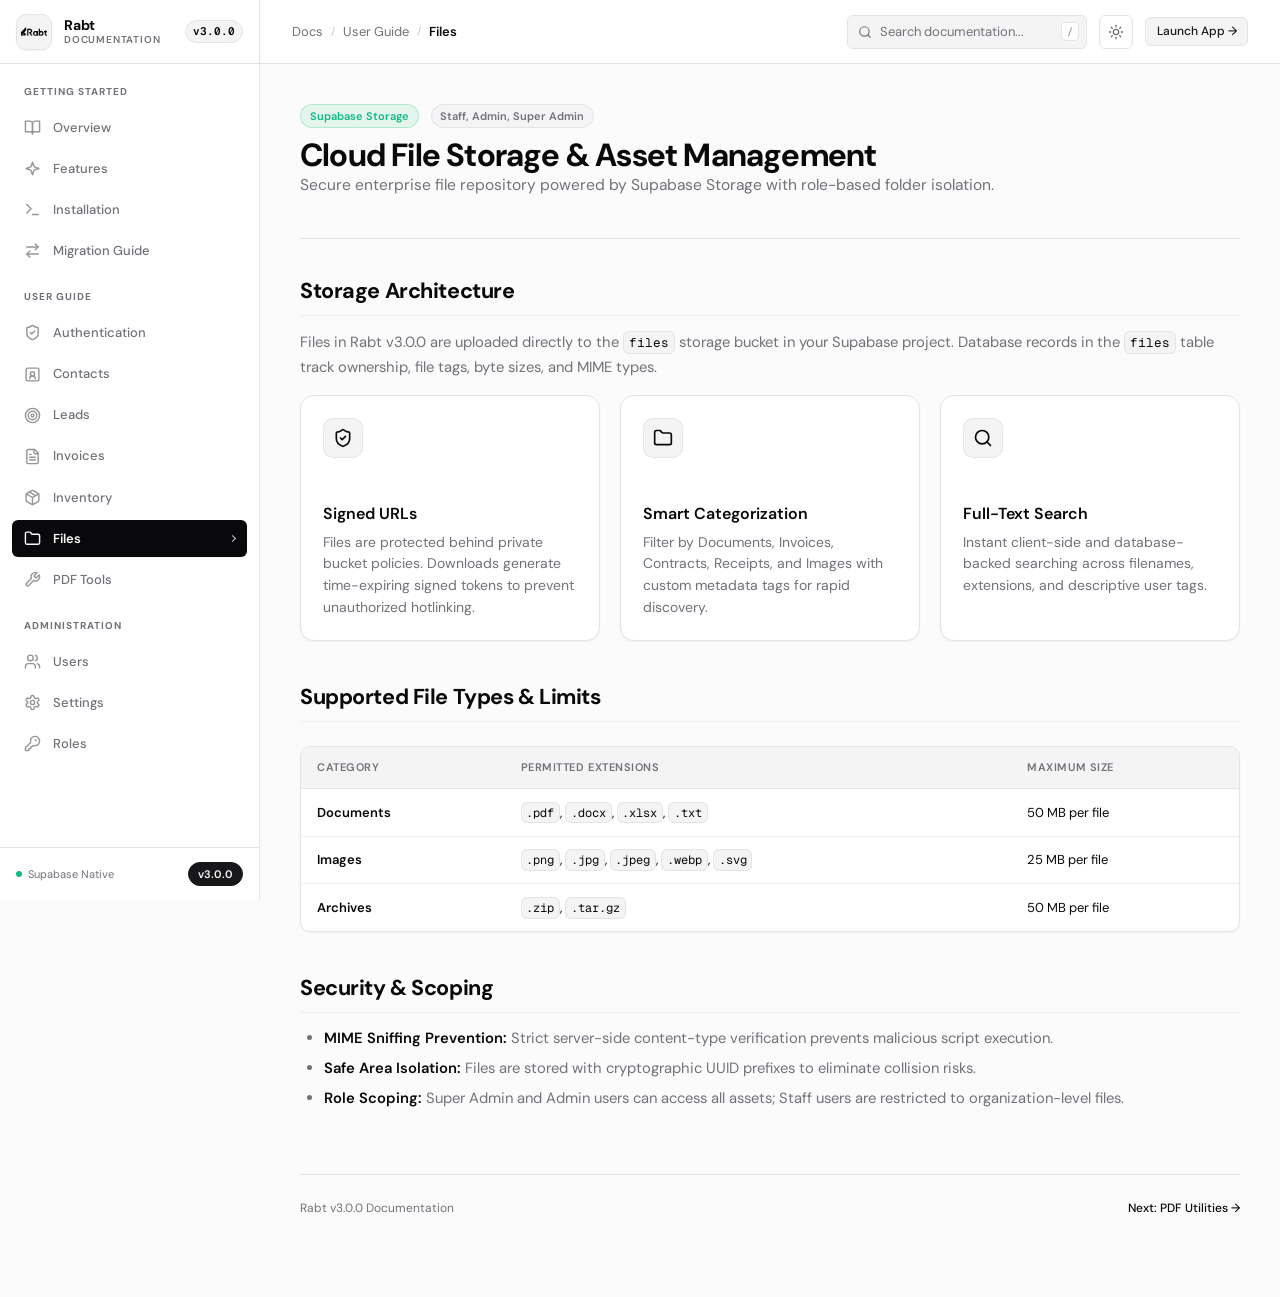
<file: Documentation/user-guide/files.html>
<!DOCTYPE html>
<html lang="en">
  <head>
    <meta charset="UTF-8" />
    <meta name="viewport" content="width=device-width, initial-scale=1.0" />
    <title>File Storage - Rabt Documentation</title>
    <link rel="stylesheet" href="../css/styles.css" />
    <link rel="icon" href="../image/favicon.ico" sizes="any" />
    <link rel="icon" href="../image/favicon.svg" type="image/svg+xml" />
    <link rel="apple-touch-icon" href="../image/apple-touch-icon.png" />
  </head>
  <body>
    <!-- Sidebar Navigation -->
    <nav class="sidebar" id="sidebar">
      <div class="sidebar-header">
        <div class="sidebar-logo-box">
          <img src="../image/rabt-dark.png" alt="Rabt" class="sidebar-logo" />
        </div>
        <div class="sidebar-brand-meta">
          <div class="sidebar-brand-title">Rabt</div>
          <div class="sidebar-brand-sub">Documentation</div>
        </div>
        <span class="version-pill">v3.0.0</span>
      </div>

      <div class="nav-scroll">
        <ul class="nav-menu">
          <li class="nav-section">Getting Started</li>
          <li>
            <a href="../index.html">
              <svg class="nav-icon" viewBox="0 0 24 24" fill="none" stroke="currentColor" stroke-width="2" stroke-linecap="round" stroke-linejoin="round"><path d="M2 3h6a4 4 0 0 1 4 4v14a3 3 0 0 0-3-3H2z"/><path d="M22 3h-6a4 4 0 0 0-4 4v14a3 3 0 0 1 3-3h7z"/></svg>
              <span>Overview</span>
            </a>
          </li>
          <li>
            <a href="../features.html">
              <svg class="nav-icon" viewBox="0 0 24 24" fill="none" stroke="currentColor" stroke-width="2" stroke-linecap="round" stroke-linejoin="round"><path d="m12 3-1.9 5.8a2 2 0 0 1-1.3 1.3L3 12l5.8 1.9a2 2 0 0 1 1.3 1.3L12 21l1.9-5.8a2 2 0 0 1 1.3-1.3L21 12l-5.8-1.9a2 2 0 0 1-1.3-1.3z"/></svg>
              <span>Features</span>
            </a>
          </li>
          <li>
            <a href="../installation.html">
              <svg class="nav-icon" viewBox="0 0 24 24" fill="none" stroke="currentColor" stroke-width="2" stroke-linecap="round" stroke-linejoin="round"><polyline points="4 17 10 11 4 5"/><line x1="12" x2="20" y1="19" y2="19"/></svg>
              <span>Installation</span>
            </a>
          </li>
          <li>
            <a href="../migration.html">
              <svg class="nav-icon" viewBox="0 0 24 24" fill="none" stroke="currentColor" stroke-width="2" stroke-linecap="round" stroke-linejoin="round"><path d="m16 3 4 4-4 4"/><path d="M20 7H4"/><path d="m8 21-4-4 4-4"/><path d="M4 17h16"/></svg>
              <span>Migration Guide</span>
            </a>
          </li>

          <li class="nav-section">User Guide</li>
          <li>
            <a href="authentication.html">
              <svg class="nav-icon" viewBox="0 0 24 24" fill="none" stroke="currentColor" stroke-width="2" stroke-linecap="round" stroke-linejoin="round"><path d="M20 13c0 5-3.5 7.5-7.66 8.95a1 1 0 0 1-.67-.01C7.5 20.5 4 18 4 13V6a1 1 0 0 1 1-1c2 0 4.5-1.2 6.24-2.72a1.17 1.17 0 0 1 1.52 0C14.51 3.81 17 5 19 5a1 1 0 0 1 1 1z"/><path d="m9 12 2 2 4-4"/></svg>
              <span>Authentication</span>
            </a>
          </li>
          <li>
            <a href="contacts.html">
              <svg class="nav-icon" viewBox="0 0 24 24" fill="none" stroke="currentColor" stroke-width="2" stroke-linecap="round" stroke-linejoin="round"><path d="M16 18a4 4 0 0 0-8 0"/><circle cx="12" cy="11" r="3"/><rect width="18" height="18" x="3" y="3" rx="2"/></svg>
              <span>Contacts</span>
            </a>
          </li>
          <li>
            <a href="leads.html">
              <svg class="nav-icon" viewBox="0 0 24 24" fill="none" stroke="currentColor" stroke-width="2" stroke-linecap="round" stroke-linejoin="round"><circle cx="12" cy="12" r="10"/><circle cx="12" cy="12" r="6"/><circle cx="12" cy="12" r="2"/></svg>
              <span>Leads</span>
            </a>
          </li>
          <li>
            <a href="invoices.html">
              <svg class="nav-icon" viewBox="0 0 24 24" fill="none" stroke="currentColor" stroke-width="2" stroke-linecap="round" stroke-linejoin="round"><path d="M15 2H6a2 2 0 0 0-2 2v16a2 2 0 0 0 2 2h12a2 2 0 0 0 2-2V7Z"/><path d="M14 2v4a2 2 0 0 0 2 2h4"/><path d="M10 9H8"/><path d="M16 13H8"/><path d="M16 17H8"/></svg>
              <span>Invoices</span>
            </a>
          </li>
          <li>
            <a href="inventory.html">
              <svg class="nav-icon" viewBox="0 0 24 24" fill="none" stroke="currentColor" stroke-width="2" stroke-linecap="round" stroke-linejoin="round"><path d="m7.5 4.27 9 5.15"/><path d="M21 8a2 2 0 0 0-1-1.73l-7-4a2 2 0 0 0-2 0l-7 4A2 2 0 0 0 3 8v8a2 2 0 0 0 1 1.73l7 4a2 2 0 0 0 2 0l7-4A2 2 0 0 0 21 16Z"/><path d="m3.3 7 8.7 5 8.7-5"/><path d="M12 22V12"/></svg>
              <span>Inventory</span>
            </a>
          </li>
          <li>
            <a href="files.html" class="active">
              <svg class="nav-icon" viewBox="0 0 24 24" fill="none" stroke="currentColor" stroke-width="2" stroke-linecap="round" stroke-linejoin="round"><path d="M20 20a2 2 0 0 0 2-2V8a2 2 0 0 0-2-2h-7.9a2 2 0 0 1-1.69-.9L9.6 3.9A2 2 0 0 0 7.93 3H4a2 2 0 0 0-2 2v13a2 2 0 0 0 2 2Z"/></svg>
              <span>Files</span>
            </a>
          </li>
          <li>
            <a href="pdf-tools.html">
              <svg class="nav-icon" viewBox="0 0 24 24" fill="none" stroke="currentColor" stroke-width="2" stroke-linecap="round" stroke-linejoin="round"><path d="M14.7 6.3a1 1 0 0 0 0 1.4l1.6 1.6a1 1 0 0 0 1.4 0l3.77-3.77a6 6 0 0 1-7.94 7.94l-6.91 6.91a2.12 2.12 0 0 1-3-3l6.91-6.91a6 6 0 0 1 7.94-7.94l-3.76 3.76z"/></svg>
              <span>PDF Tools</span>
            </a>
          </li>

          <li class="nav-section">Administration</li>
          <li>
            <a href="../admin/users.html">
              <svg class="nav-icon" viewBox="0 0 24 24" fill="none" stroke="currentColor" stroke-width="2" stroke-linecap="round" stroke-linejoin="round"><path d="M16 21v-2a4 4 0 0 0-4-4H6a4 4 0 0 0-4 4v2"/><circle cx="9" cy="7" r="4"/><path d="M22 21v-2a4 4 0 0 0-3-3.87"/><path d="M16 3.13a4 4 0 0 1 0 7.75"/></svg>
              <span>Users</span>
            </a>
          </li>
          <li>
            <a href="../admin/settings.html">
              <svg class="nav-icon" viewBox="0 0 24 24" fill="none" stroke="currentColor" stroke-width="2" stroke-linecap="round" stroke-linejoin="round"><path d="M12.22 2h-.44a2 2 0 0 0-2 2v.18a2 2 0 0 1-1 1.73l-.43.25a2 2 0 0 1-2 0l-.15-.08a2 2 0 0 0-2.73.73l-.22.38a2 2 0 0 0 .73 2.73l.15.1a2 2 0 0 1 1 1.72v.51a2 2 0 0 1-1 1.74l-.15.09a2 2 0 0 0-.73 2.73l.22.38a2 2 0 0 0 2.73.73l.15-.08a2 2 0 0 1 2 0l.43.25a2 2 0 0 1 1 1.73V20a2 2 0 0 0 2 2h.44a2 2 0 0 0 2-2v-.18a2 2 0 0 1 1-1.73l.43-.25a2 2 0 0 1 2 0l.15.08a2 2 0 0 0 2.73-.73l.22-.39a2 2 0 0 0-.73-2.73l-.15-.08a2 2 0 0 1-1-1.74v-.5a2 2 0 0 1 1-1.74l.15-.09a2 2 0 0 0 .73-2.73l-.22-.38a2 2 0 0 0-2.73-.73l-.15.08a2 2 0 0 1-2 0l-.43-.25a2 2 0 0 1-1-1.73V4a2 2 0 0 0-2-2z"/><circle cx="12" cy="12" r="3"/></svg>
              <span>Settings</span>
            </a>
          </li>
          <li>
            <a href="../admin/roles.html">
              <svg class="nav-icon" viewBox="0 0 24 24" fill="none" stroke="currentColor" stroke-width="2" stroke-linecap="round" stroke-linejoin="round"><path d="M2.586 17.414A2 2 0 0 0 2 18.828V21a1 1 0 0 0 1 1h3a1 1 0 0 0 1-1v-1a1 1 0 0 1 1-1h1a1 1 0 0 0 1-1v-1a1 1 0 0 1 1-1h.172a2 2 0 0 0 1.414-.586l.814-.814a6.5 6.5 0 1 0-4-4z"/><circle cx="16.5" cy="7.5" r=".5" fill="currentColor"/></svg>
              <span>Roles</span>
            </a>
          </li>
        </ul>
      </div>

      <div class="sidebar-footer">
        <span class="tag-pill"><span class="dot"></span> Supabase Native</span>
        <span class="badge badge-primary">v3.0.0</span>
      </div>
    </nav>

    <!-- Main Layout Frame -->
    <div class="layout-root">
      <!-- TopBar -->
      <header class="topbar">
        <div class="topbar-left">
          <button class="sidebar-toggle" id="sidebarToggle" aria-label="Toggle navigation">
            <svg width="18" height="18" viewBox="0 0 24 24" fill="none" stroke="currentColor" stroke-width="2" stroke-linecap="round" stroke-linejoin="round"><line x1="4" x2="20" y1="12" y2="12"/><line x1="4" x2="20" y1="6" y2="6"/><line x1="4" x2="20" y1="18" y2="18"/></svg>
          </button>
          <div class="breadcrumbs">
            <a href="../index.html">Docs</a>
            <span class="sep">/</span>
            <span>User Guide</span>
            <span class="sep">/</span>
            <span class="current">Files</span>
          </div>
        </div>

        <div class="topbar-right">
          <div class="search-box">
            <svg class="search-icon" viewBox="0 0 24 24" fill="none" stroke="currentColor" stroke-width="2" stroke-linecap="round" stroke-linejoin="round"><circle cx="11" cy="11" r="8"/><path d="m21 21-4.3-4.3"/></svg>
            <input type="text" id="docSearch" class="search-input" placeholder="Search documentation..." />
            <kbd class="search-kbd">/</kbd>
          </div>

          <button class="theme-btn" id="themeToggle" title="Toggle theme">
            <svg class="sun-icon" viewBox="0 0 24 24" fill="none" stroke="currentColor" stroke-width="2" stroke-linecap="round" stroke-linejoin="round"><circle cx="12" cy="12" r="4"/><path d="M12 2v2"/><path d="M12 20v2"/><path d="m4.93 4.93 1.41 1.41"/><path d="m17.66 17.66 1.41 1.41"/><path d="M2 12h2"/><path d="M20 12h2"/><path d="m6.34 17.66-1.41 1.41"/><path d="m19.07 4.93-1.41 1.41"/></svg>
            <svg class="moon-icon" viewBox="0 0 24 24" fill="none" stroke="currentColor" stroke-width="2" stroke-linecap="round" stroke-linejoin="round"><path d="M12 3a6 6 0 0 0 9 9 9 9 0 1 1-9-9Z"/></svg>
          </button>

          <a href="https://rabt.kraito.com/" target="_blank" rel="noopener" class="btn btn-secondary btn-sm">Launch App →</a>
        </div>
      </header>

      <!-- Content -->
      <main class="content">
        <div class="content-inner doc-content">
          <header class="page-header">
            <div class="page-header-top">
              <span class="badge badge-supabase">Supabase Storage</span>
              <span class="badge">Staff, Admin, Super Admin</span>
            </div>
            <h1>Cloud File Storage & Asset Management</h1>
            <p class="subtitle">
              Secure enterprise file repository powered by Supabase Storage with role-based folder isolation.
            </p>
          </header>

          <h2 class="mt-0">Storage Architecture</h2>
          <p>
            Files in Rabt v3.0.0 are uploaded directly to the <code>files</code> storage bucket in your Supabase project. Database records in the <code>files</code> table track ownership, file tags, byte sizes, and MIME types.
          </p>

          <div class="cards-grid">
            <div class="card">
              <div class="card-icon-wrap">
                <svg viewBox="0 0 24 24" fill="none" stroke="currentColor" stroke-width="2" stroke-linecap="round" stroke-linejoin="round"><path d="M20 13c0 5-3.5 7.5-7.66 8.95a1 1 0 0 1-.67-.01C7.5 20.5 4 18 4 13V6a1 1 0 0 1 1-1c2 0 4.5-1.2 6.24-2.72a1.17 1.17 0 0 1 1.52 0C14.51 3.81 17 5 19 5a1 1 0 0 1 1 1z"/><path d="m9 12 2 2 4-4"/></svg>
              </div>
              <h3>Signed URLs</h3>
              <p>Files are protected behind private bucket policies. Downloads generate time-expiring signed tokens to prevent unauthorized hotlinking.</p>
            </div>

            <div class="card">
              <div class="card-icon-wrap">
                <svg viewBox="0 0 24 24" fill="none" stroke="currentColor" stroke-width="2" stroke-linecap="round" stroke-linejoin="round"><path d="M4 20h16a2 2 0 0 0 2-2V8a2 2 0 0 0-2-2h-7.93a2 2 0 0 1-1.66-.9l-.82-1.2A2 2 0 0 0 7.93 3H4a2 2 0 0 0-2 2v13a2 2 0 0 0 2 2Z"/></svg>
              </div>
              <h3>Smart Categorization</h3>
              <p>Filter by Documents, Invoices, Contracts, Receipts, and Images with custom metadata tags for rapid discovery.</p>
            </div>

            <div class="card">
              <div class="card-icon-wrap">
                <svg viewBox="0 0 24 24" fill="none" stroke="currentColor" stroke-width="2" stroke-linecap="round" stroke-linejoin="round"><circle cx="11" cy="11" r="8"/><path d="m21 21-4.3-4.3"/></svg>
              </div>
              <h3>Full-Text Search</h3>
              <p>Instant client-side and database-backed searching across filenames, extensions, and descriptive user tags.</p>
            </div>
          </div>

          <h2>Supported File Types & Limits</h2>
          <div class="table-wrapper">
            <table>
              <thead>
                <tr>
                  <th>Category</th>
                  <th>Permitted Extensions</th>
                  <th>Maximum Size</th>
                </tr>
              </thead>
              <tbody>
                <tr>
                  <td><strong>Documents</strong></td>
                  <td><code>.pdf</code>, <code>.docx</code>, <code>.xlsx</code>, <code>.txt</code></td>
                  <td>50 MB per file</td>
                </tr>
                <tr>
                  <td><strong>Images</strong></td>
                  <td><code>.png</code>, <code>.jpg</code>, <code>.jpeg</code>, <code>.webp</code>, <code>.svg</code></td>
                  <td>25 MB per file</td>
                </tr>
                <tr>
                  <td><strong>Archives</strong></td>
                  <td><code>.zip</code>, <code>.tar.gz</code></td>
                  <td>50 MB per file</td>
                </tr>
              </tbody>
            </table>
          </div>

          <h2>Security & Scoping</h2>
          <ul>
            <li><strong>MIME Sniffing Prevention:</strong> Strict server-side content-type verification prevents malicious script execution.</li>
            <li><strong>Safe Area Isolation:</strong> Files are stored with cryptographic UUID prefixes to eliminate collision risks.</li>
            <li><strong>Role Scoping:</strong> Super Admin and Admin users can access all assets; Staff users are restricted to organization-level files.</li>
          </ul>

          <footer class="doc-footer">
            <div>Rabt v3.0.0 Documentation</div>
            <div><a href="pdf-tools.html">Next: PDF Utilities →</a></div>
          </footer>
        </div>
      </main>
    </div>

    <script src="../js/main.js"></script>
  </body>
</html>
</file>
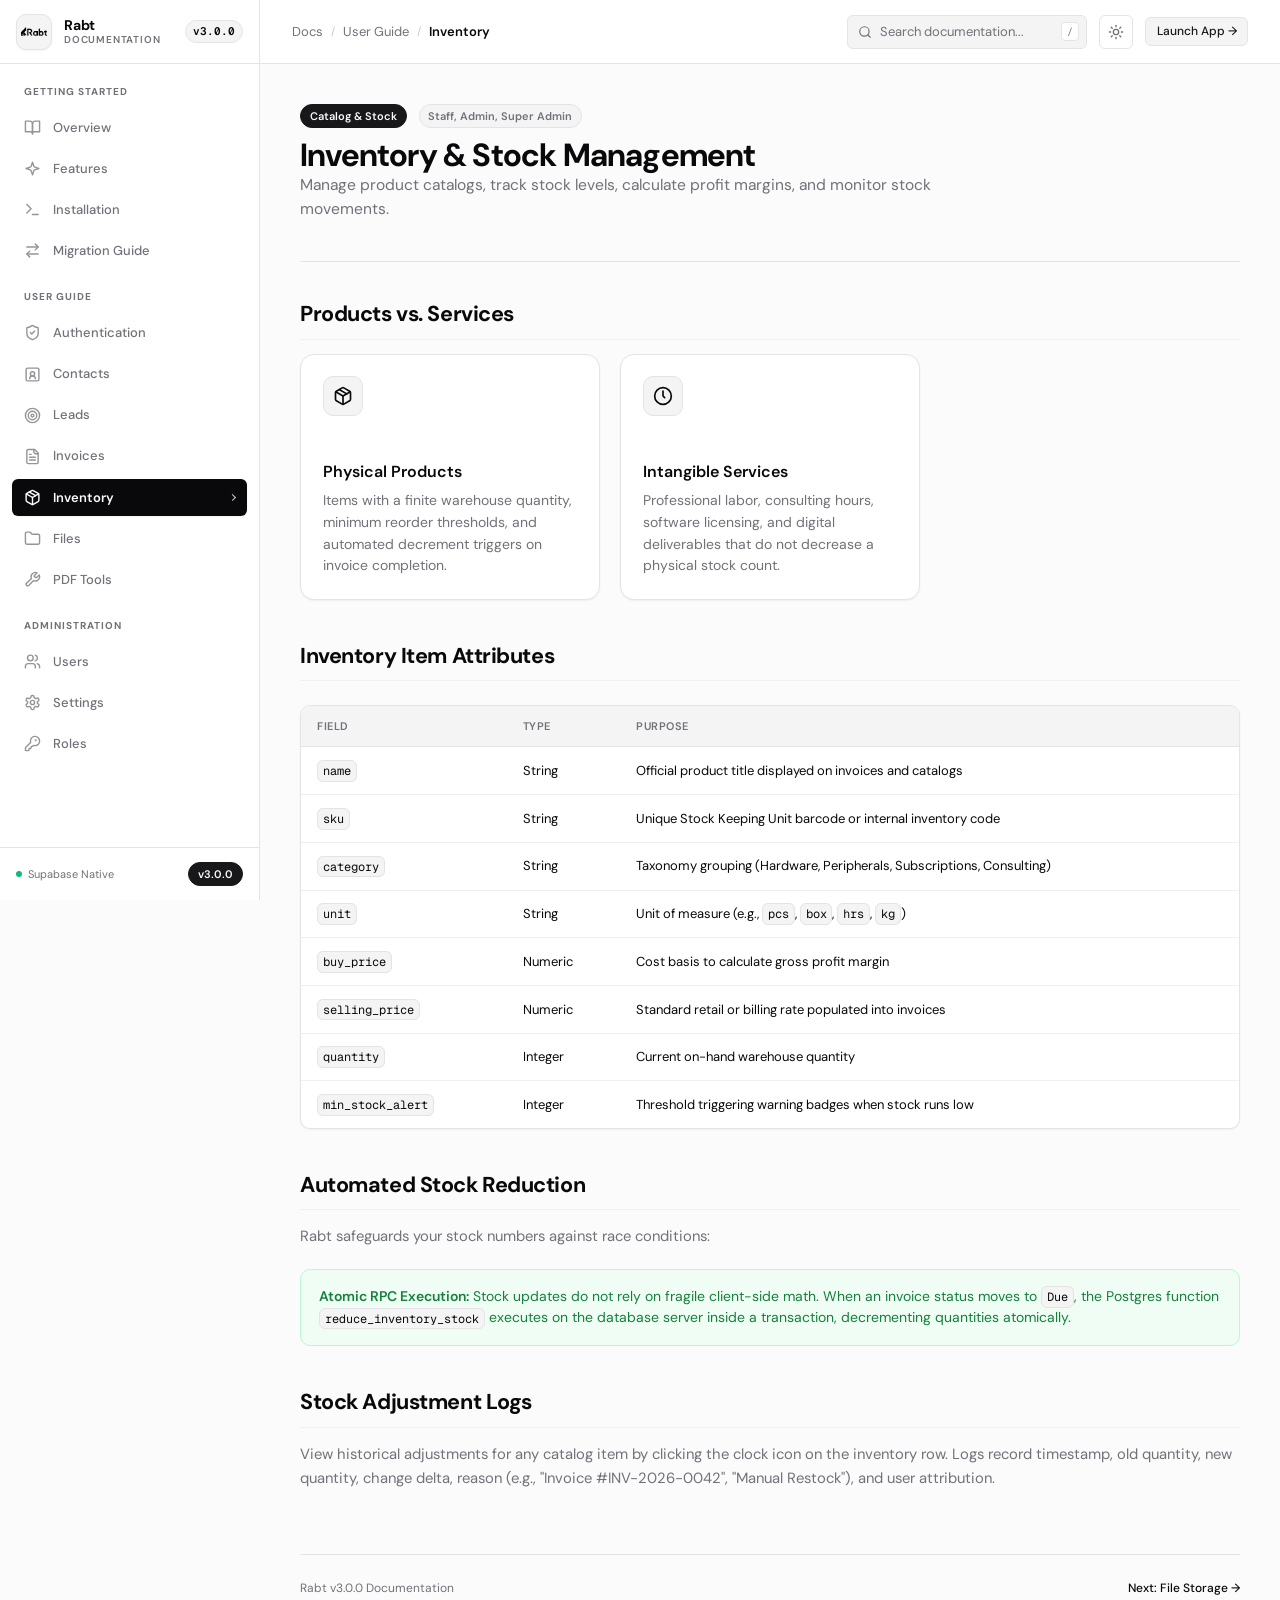
<file: Documentation/user-guide/inventory.html>
<!DOCTYPE html>
<html lang="en">
  <head>
    <meta charset="UTF-8" />
    <meta name="viewport" content="width=device-width, initial-scale=1.0" />
    <title>Inventory Management - Rabt Documentation</title>
    <link rel="stylesheet" href="../css/styles.css" />
    <link rel="icon" href="../image/favicon.ico" sizes="any" />
    <link rel="icon" href="../image/favicon.svg" type="image/svg+xml" />
    <link rel="apple-touch-icon" href="../image/apple-touch-icon.png" />
  </head>
  <body>
    <!-- Sidebar Navigation -->
    <nav class="sidebar" id="sidebar">
      <div class="sidebar-header">
        <div class="sidebar-logo-box">
          <img src="../image/rabt-dark.png" alt="Rabt" class="sidebar-logo" />
        </div>
        <div class="sidebar-brand-meta">
          <div class="sidebar-brand-title">Rabt</div>
          <div class="sidebar-brand-sub">Documentation</div>
        </div>
        <span class="version-pill">v3.0.0</span>
      </div>

      <div class="nav-scroll">
        <ul class="nav-menu">
          <li class="nav-section">Getting Started</li>
          <li>
            <a href="../index.html">
              <svg class="nav-icon" viewBox="0 0 24 24" fill="none" stroke="currentColor" stroke-width="2" stroke-linecap="round" stroke-linejoin="round"><path d="M2 3h6a4 4 0 0 1 4 4v14a3 3 0 0 0-3-3H2z"/><path d="M22 3h-6a4 4 0 0 0-4 4v14a3 3 0 0 1 3-3h7z"/></svg>
              <span>Overview</span>
            </a>
          </li>
          <li>
            <a href="../features.html">
              <svg class="nav-icon" viewBox="0 0 24 24" fill="none" stroke="currentColor" stroke-width="2" stroke-linecap="round" stroke-linejoin="round"><path d="m12 3-1.9 5.8a2 2 0 0 1-1.3 1.3L3 12l5.8 1.9a2 2 0 0 1 1.3 1.3L12 21l1.9-5.8a2 2 0 0 1 1.3-1.3L21 12l-5.8-1.9a2 2 0 0 1-1.3-1.3z"/></svg>
              <span>Features</span>
            </a>
          </li>
          <li>
            <a href="../installation.html">
              <svg class="nav-icon" viewBox="0 0 24 24" fill="none" stroke="currentColor" stroke-width="2" stroke-linecap="round" stroke-linejoin="round"><polyline points="4 17 10 11 4 5"/><line x1="12" x2="20" y1="19" y2="19"/></svg>
              <span>Installation</span>
            </a>
          </li>
          <li>
            <a href="../migration.html">
              <svg class="nav-icon" viewBox="0 0 24 24" fill="none" stroke="currentColor" stroke-width="2" stroke-linecap="round" stroke-linejoin="round"><path d="m16 3 4 4-4 4"/><path d="M20 7H4"/><path d="m8 21-4-4 4-4"/><path d="M4 17h16"/></svg>
              <span>Migration Guide</span>
            </a>
          </li>

          <li class="nav-section">User Guide</li>
          <li>
            <a href="authentication.html">
              <svg class="nav-icon" viewBox="0 0 24 24" fill="none" stroke="currentColor" stroke-width="2" stroke-linecap="round" stroke-linejoin="round"><path d="M20 13c0 5-3.5 7.5-7.66 8.95a1 1 0 0 1-.67-.01C7.5 20.5 4 18 4 13V6a1 1 0 0 1 1-1c2 0 4.5-1.2 6.24-2.72a1.17 1.17 0 0 1 1.52 0C14.51 3.81 17 5 19 5a1 1 0 0 1 1 1z"/><path d="m9 12 2 2 4-4"/></svg>
              <span>Authentication</span>
            </a>
          </li>
          <li>
            <a href="contacts.html">
              <svg class="nav-icon" viewBox="0 0 24 24" fill="none" stroke="currentColor" stroke-width="2" stroke-linecap="round" stroke-linejoin="round"><path d="M16 18a4 4 0 0 0-8 0"/><circle cx="12" cy="11" r="3"/><rect width="18" height="18" x="3" y="3" rx="2"/></svg>
              <span>Contacts</span>
            </a>
          </li>
          <li>
            <a href="leads.html">
              <svg class="nav-icon" viewBox="0 0 24 24" fill="none" stroke="currentColor" stroke-width="2" stroke-linecap="round" stroke-linejoin="round"><circle cx="12" cy="12" r="10"/><circle cx="12" cy="12" r="6"/><circle cx="12" cy="12" r="2"/></svg>
              <span>Leads</span>
            </a>
          </li>
          <li>
            <a href="invoices.html">
              <svg class="nav-icon" viewBox="0 0 24 24" fill="none" stroke="currentColor" stroke-width="2" stroke-linecap="round" stroke-linejoin="round"><path d="M15 2H6a2 2 0 0 0-2 2v16a2 2 0 0 0 2 2h12a2 2 0 0 0 2-2V7Z"/><path d="M14 2v4a2 2 0 0 0 2 2h4"/><path d="M10 9H8"/><path d="M16 13H8"/><path d="M16 17H8"/></svg>
              <span>Invoices</span>
            </a>
          </li>
          <li>
            <a href="inventory.html" class="active">
              <svg class="nav-icon" viewBox="0 0 24 24" fill="none" stroke="currentColor" stroke-width="2" stroke-linecap="round" stroke-linejoin="round"><path d="m7.5 4.27 9 5.15"/><path d="M21 8a2 2 0 0 0-1-1.73l-7-4a2 2 0 0 0-2 0l-7 4A2 2 0 0 0 3 8v8a2 2 0 0 0 1 1.73l7 4a2 2 0 0 0 2 0l7-4A2 2 0 0 0 21 16Z"/><path d="m3.3 7 8.7 5 8.7-5"/><path d="M12 22V12"/></svg>
              <span>Inventory</span>
            </a>
          </li>
          <li>
            <a href="files.html">
              <svg class="nav-icon" viewBox="0 0 24 24" fill="none" stroke="currentColor" stroke-width="2" stroke-linecap="round" stroke-linejoin="round"><path d="M20 20a2 2 0 0 0 2-2V8a2 2 0 0 0-2-2h-7.9a2 2 0 0 1-1.69-.9L9.6 3.9A2 2 0 0 0 7.93 3H4a2 2 0 0 0-2 2v13a2 2 0 0 0 2 2Z"/></svg>
              <span>Files</span>
            </a>
          </li>
          <li>
            <a href="pdf-tools.html">
              <svg class="nav-icon" viewBox="0 0 24 24" fill="none" stroke="currentColor" stroke-width="2" stroke-linecap="round" stroke-linejoin="round"><path d="M14.7 6.3a1 1 0 0 0 0 1.4l1.6 1.6a1 1 0 0 0 1.4 0l3.77-3.77a6 6 0 0 1-7.94 7.94l-6.91 6.91a2.12 2.12 0 0 1-3-3l6.91-6.91a6 6 0 0 1 7.94-7.94l-3.76 3.76z"/></svg>
              <span>PDF Tools</span>
            </a>
          </li>

          <li class="nav-section">Administration</li>
          <li>
            <a href="../admin/users.html">
              <svg class="nav-icon" viewBox="0 0 24 24" fill="none" stroke="currentColor" stroke-width="2" stroke-linecap="round" stroke-linejoin="round"><path d="M16 21v-2a4 4 0 0 0-4-4H6a4 4 0 0 0-4 4v2"/><circle cx="9" cy="7" r="4"/><path d="M22 21v-2a4 4 0 0 0-3-3.87"/><path d="M16 3.13a4 4 0 0 1 0 7.75"/></svg>
              <span>Users</span>
            </a>
          </li>
          <li>
            <a href="../admin/settings.html">
              <svg class="nav-icon" viewBox="0 0 24 24" fill="none" stroke="currentColor" stroke-width="2" stroke-linecap="round" stroke-linejoin="round"><path d="M12.22 2h-.44a2 2 0 0 0-2 2v.18a2 2 0 0 1-1 1.73l-.43.25a2 2 0 0 1-2 0l-.15-.08a2 2 0 0 0-2.73.73l-.22.38a2 2 0 0 0 .73 2.73l.15.1a2 2 0 0 1 1 1.72v.51a2 2 0 0 1-1 1.74l-.15.09a2 2 0 0 0-.73 2.73l.22.38a2 2 0 0 0 2.73.73l.15-.08a2 2 0 0 1 2 0l.43.25a2 2 0 0 1 1 1.73V20a2 2 0 0 0 2 2h.44a2 2 0 0 0 2-2v-.18a2 2 0 0 1 1-1.73l.43-.25a2 2 0 0 1 2 0l.15.08a2 2 0 0 0 2.73-.73l.22-.39a2 2 0 0 0-.73-2.73l-.15-.08a2 2 0 0 1-1-1.74v-.5a2 2 0 0 1 1-1.74l.15-.09a2 2 0 0 0 .73-2.73l-.22-.38a2 2 0 0 0-2.73-.73l-.15.08a2 2 0 0 1-2 0l-.43-.25a2 2 0 0 1-1-1.73V4a2 2 0 0 0-2-2z"/><circle cx="12" cy="12" r="3"/></svg>
              <span>Settings</span>
            </a>
          </li>
          <li>
            <a href="../admin/roles.html">
              <svg class="nav-icon" viewBox="0 0 24 24" fill="none" stroke="currentColor" stroke-width="2" stroke-linecap="round" stroke-linejoin="round"><path d="M2.586 17.414A2 2 0 0 0 2 18.828V21a1 1 0 0 0 1 1h3a1 1 0 0 0 1-1v-1a1 1 0 0 1 1-1h1a1 1 0 0 0 1-1v-1a1 1 0 0 1 1-1h.172a2 2 0 0 0 1.414-.586l.814-.814a6.5 6.5 0 1 0-4-4z"/><circle cx="16.5" cy="7.5" r=".5" fill="currentColor"/></svg>
              <span>Roles</span>
            </a>
          </li>
        </ul>
      </div>

      <div class="sidebar-footer">
        <span class="tag-pill"><span class="dot"></span> Supabase Native</span>
        <span class="badge badge-primary">v3.0.0</span>
      </div>
    </nav>

    <!-- Main Layout Frame -->
    <div class="layout-root">
      <!-- TopBar -->
      <header class="topbar">
        <div class="topbar-left">
          <button class="sidebar-toggle" id="sidebarToggle" aria-label="Toggle navigation">
            <svg width="18" height="18" viewBox="0 0 24 24" fill="none" stroke="currentColor" stroke-width="2" stroke-linecap="round" stroke-linejoin="round"><line x1="4" x2="20" y1="12" y2="12"/><line x1="4" x2="20" y1="6" y2="6"/><line x1="4" x2="20" y1="18" y2="18"/></svg>
          </button>
          <div class="breadcrumbs">
            <a href="../index.html">Docs</a>
            <span class="sep">/</span>
            <span>User Guide</span>
            <span class="sep">/</span>
            <span class="current">Inventory</span>
          </div>
        </div>

        <div class="topbar-right">
          <div class="search-box">
            <svg class="search-icon" viewBox="0 0 24 24" fill="none" stroke="currentColor" stroke-width="2" stroke-linecap="round" stroke-linejoin="round"><circle cx="11" cy="11" r="8"/><path d="m21 21-4.3-4.3"/></svg>
            <input type="text" id="docSearch" class="search-input" placeholder="Search documentation..." />
            <kbd class="search-kbd">/</kbd>
          </div>

          <button class="theme-btn" id="themeToggle" title="Toggle theme">
            <svg class="sun-icon" viewBox="0 0 24 24" fill="none" stroke="currentColor" stroke-width="2" stroke-linecap="round" stroke-linejoin="round"><circle cx="12" cy="12" r="4"/><path d="M12 2v2"/><path d="M12 20v2"/><path d="m4.93 4.93 1.41 1.41"/><path d="m17.66 17.66 1.41 1.41"/><path d="M2 12h2"/><path d="M20 12h2"/><path d="m6.34 17.66-1.41 1.41"/><path d="m19.07 4.93-1.41 1.41"/></svg>
            <svg class="moon-icon" viewBox="0 0 24 24" fill="none" stroke="currentColor" stroke-width="2" stroke-linecap="round" stroke-linejoin="round"><path d="M12 3a6 6 0 0 0 9 9 9 9 0 1 1-9-9Z"/></svg>
          </button>

          <a href="https://rabt.kraito.com/" target="_blank" rel="noopener" class="btn btn-secondary btn-sm">Launch App →</a>
        </div>
      </header>

      <!-- Content -->
      <main class="content">
        <div class="content-inner doc-content">
          <header class="page-header">
            <div class="page-header-top">
              <span class="badge badge-primary">Catalog & Stock</span>
              <span class="badge">Staff, Admin, Super Admin</span>
            </div>
            <h1>Inventory & Stock Management</h1>
            <p class="subtitle">
              Manage product catalogs, track stock levels, calculate profit margins, and monitor stock movements.
            </p>
          </header>

          <h2 class="mt-0">Products vs. Services</h2>
          <div class="cards-grid">
            <div class="card">
              <div class="card-icon-wrap">
                <svg viewBox="0 0 24 24" fill="none" stroke="currentColor" stroke-width="2" stroke-linecap="round" stroke-linejoin="round"><path d="m7.5 4.27 9 5.15"/><path d="M21 8a2 2 0 0 0-1-1.73l-7-4a2 2 0 0 0-2 0l-7 4A2 2 0 0 0 3 8v8a2 2 0 0 0 1 1.73l7 4a2 2 0 0 0 2 0l7-4A2 2 0 0 0 21 16Z"/><path d="m3.3 7 8.7 5 8.7-5"/><path d="M12 22V12"/></svg>
              </div>
              <h3>Physical Products</h3>
              <p>Items with a finite warehouse quantity, minimum reorder thresholds, and automated decrement triggers on invoice completion.</p>
            </div>

            <div class="card">
              <div class="card-icon-wrap">
                <svg viewBox="0 0 24 24" fill="none" stroke="currentColor" stroke-width="2" stroke-linecap="round" stroke-linejoin="round"><circle cx="12" cy="12" r="10"/><polyline points="12 6 12 12 14 14"/></svg>
              </div>
              <h3>Intangible Services</h3>
              <p>Professional labor, consulting hours, software licensing, and digital deliverables that do not decrease a physical stock count.</p>
            </div>
          </div>

          <h2>Inventory Item Attributes</h2>
          <div class="table-wrapper">
            <table>
              <thead>
                <tr>
                  <th>Field</th>
                  <th>Type</th>
                  <th>Purpose</th>
                </tr>
              </thead>
              <tbody>
                <tr>
                  <td><code>name</code></td>
                  <td>String</td>
                  <td>Official product title displayed on invoices and catalogs</td>
                </tr>
                <tr>
                  <td><code>sku</code></td>
                  <td>String</td>
                  <td>Unique Stock Keeping Unit barcode or internal inventory code</td>
                </tr>
                <tr>
                  <td><code>category</code></td>
                  <td>String</td>
                  <td>Taxonomy grouping (Hardware, Peripherals, Subscriptions, Consulting)</td>
                </tr>
                <tr>
                  <td><code>unit</code></td>
                  <td>String</td>
                  <td>Unit of measure (e.g., <code>pcs</code>, <code>box</code>, <code>hrs</code>, <code>kg</code>)</td>
                </tr>
                <tr>
                  <td><code>buy_price</code></td>
                  <td>Numeric</td>
                  <td>Cost basis to calculate gross profit margin</td>
                </tr>
                <tr>
                  <td><code>selling_price</code></td>
                  <td>Numeric</td>
                  <td>Standard retail or billing rate populated into invoices</td>
                </tr>
                <tr>
                  <td><code>quantity</code></td>
                  <td>Integer</td>
                  <td>Current on-hand warehouse quantity</td>
                </tr>
                <tr>
                  <td><code>min_stock_alert</code></td>
                  <td>Integer</td>
                  <td>Threshold triggering warning badges when stock runs low</td>
                </tr>
              </tbody>
            </table>
          </div>

          <h2>Automated Stock Reduction</h2>
          <p>
            Rabt safeguards your stock numbers against race conditions:
          </p>
          <div class="alert alert-tip">
            <div class="alert-body">
              <strong>Atomic RPC Execution:</strong> Stock updates do not rely on fragile client-side math. When an invoice status moves to <code>Due</code>, the Postgres function <code>reduce_inventory_stock</code> executes on the database server inside a transaction, decrementing quantities atomically.
            </div>
          </div>

          <h2>Stock Adjustment Logs</h2>
          <p>
            View historical adjustments for any catalog item by clicking the clock icon on the inventory row. Logs record timestamp, old quantity, new quantity, change delta, reason (e.g., "Invoice #INV-2026-0042", "Manual Restock"), and user attribution.
          </p>

          <footer class="doc-footer">
            <div>Rabt v3.0.0 Documentation</div>
            <div><a href="files.html">Next: File Storage →</a></div>
          </footer>
        </div>
      </main>
    </div>

    <script src="../js/main.js"></script>
  </body>
</html>
</file>
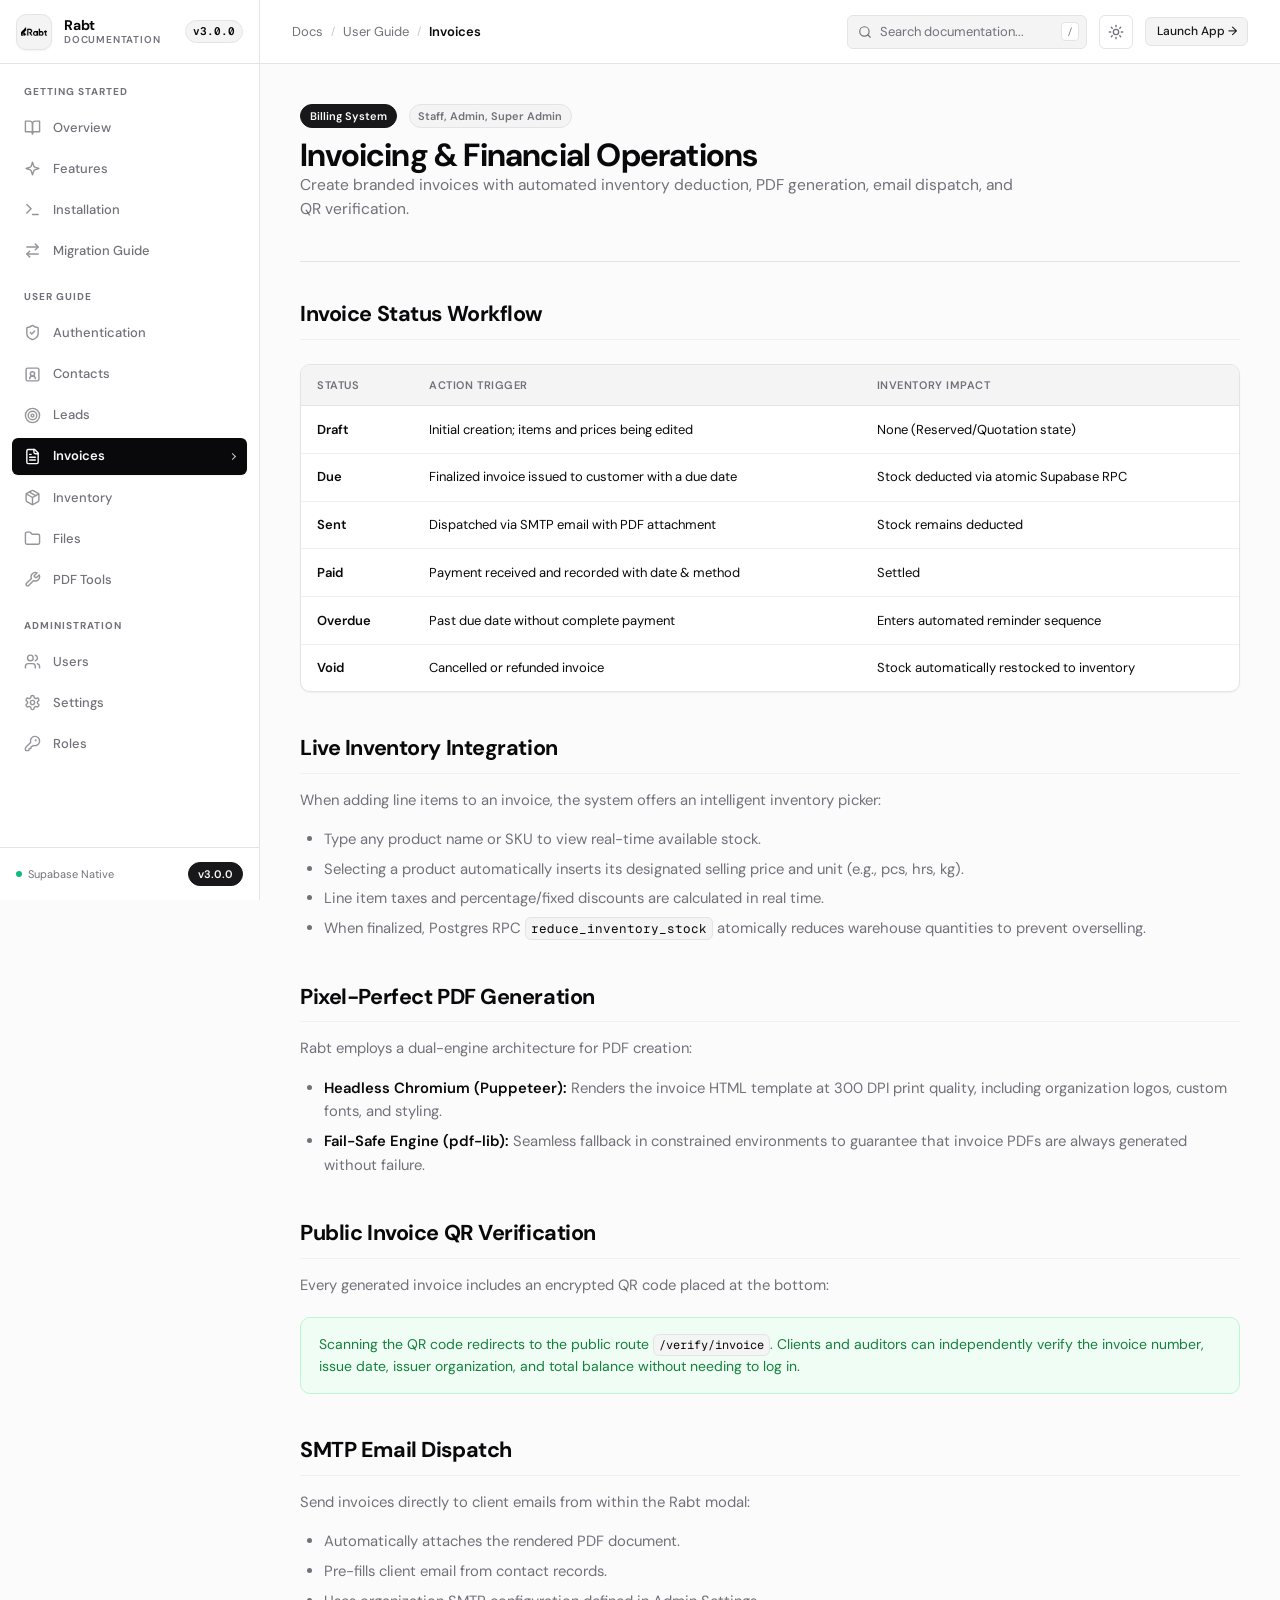
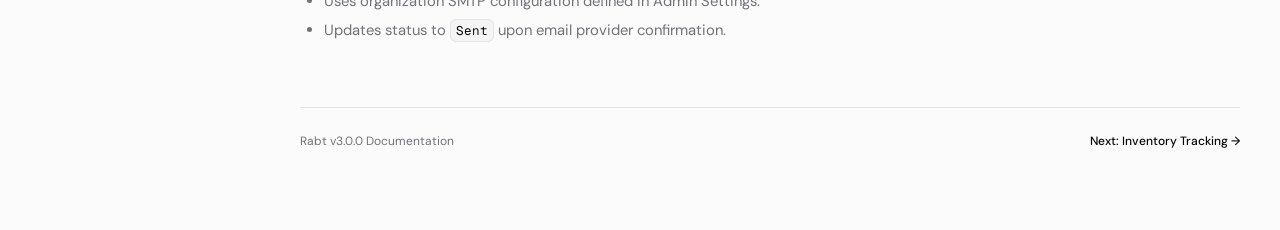
<file: Documentation/user-guide/invoices.html>
<!DOCTYPE html>
<html lang="en">
  <head>
    <meta charset="UTF-8" />
    <meta name="viewport" content="width=device-width, initial-scale=1.0" />
    <title>Invoices & Billing - Rabt Documentation</title>
    <link rel="stylesheet" href="../css/styles.css" />
    <link rel="icon" href="../image/favicon.ico" sizes="any" />
    <link rel="icon" href="../image/favicon.svg" type="image/svg+xml" />
    <link rel="apple-touch-icon" href="../image/apple-touch-icon.png" />
  </head>
  <body>
    <!-- Sidebar Navigation -->
    <nav class="sidebar" id="sidebar">
      <div class="sidebar-header">
        <div class="sidebar-logo-box">
          <img src="../image/rabt-dark.png" alt="Rabt" class="sidebar-logo" />
        </div>
        <div class="sidebar-brand-meta">
          <div class="sidebar-brand-title">Rabt</div>
          <div class="sidebar-brand-sub">Documentation</div>
        </div>
        <span class="version-pill">v3.0.0</span>
      </div>

      <div class="nav-scroll">
        <ul class="nav-menu">
          <li class="nav-section">Getting Started</li>
          <li>
            <a href="../index.html">
              <svg class="nav-icon" viewBox="0 0 24 24" fill="none" stroke="currentColor" stroke-width="2" stroke-linecap="round" stroke-linejoin="round"><path d="M2 3h6a4 4 0 0 1 4 4v14a3 3 0 0 0-3-3H2z"/><path d="M22 3h-6a4 4 0 0 0-4 4v14a3 3 0 0 1 3-3h7z"/></svg>
              <span>Overview</span>
            </a>
          </li>
          <li>
            <a href="../features.html">
              <svg class="nav-icon" viewBox="0 0 24 24" fill="none" stroke="currentColor" stroke-width="2" stroke-linecap="round" stroke-linejoin="round"><path d="m12 3-1.9 5.8a2 2 0 0 1-1.3 1.3L3 12l5.8 1.9a2 2 0 0 1 1.3 1.3L12 21l1.9-5.8a2 2 0 0 1 1.3-1.3L21 12l-5.8-1.9a2 2 0 0 1-1.3-1.3z"/></svg>
              <span>Features</span>
            </a>
          </li>
          <li>
            <a href="../installation.html">
              <svg class="nav-icon" viewBox="0 0 24 24" fill="none" stroke="currentColor" stroke-width="2" stroke-linecap="round" stroke-linejoin="round"><polyline points="4 17 10 11 4 5"/><line x1="12" x2="20" y1="19" y2="19"/></svg>
              <span>Installation</span>
            </a>
          </li>
          <li>
            <a href="../migration.html">
              <svg class="nav-icon" viewBox="0 0 24 24" fill="none" stroke="currentColor" stroke-width="2" stroke-linecap="round" stroke-linejoin="round"><path d="m16 3 4 4-4 4"/><path d="M20 7H4"/><path d="m8 21-4-4 4-4"/><path d="M4 17h16"/></svg>
              <span>Migration Guide</span>
            </a>
          </li>

          <li class="nav-section">User Guide</li>
          <li>
            <a href="authentication.html">
              <svg class="nav-icon" viewBox="0 0 24 24" fill="none" stroke="currentColor" stroke-width="2" stroke-linecap="round" stroke-linejoin="round"><path d="M20 13c0 5-3.5 7.5-7.66 8.95a1 1 0 0 1-.67-.01C7.5 20.5 4 18 4 13V6a1 1 0 0 1 1-1c2 0 4.5-1.2 6.24-2.72a1.17 1.17 0 0 1 1.52 0C14.51 3.81 17 5 19 5a1 1 0 0 1 1 1z"/><path d="m9 12 2 2 4-4"/></svg>
              <span>Authentication</span>
            </a>
          </li>
          <li>
            <a href="contacts.html">
              <svg class="nav-icon" viewBox="0 0 24 24" fill="none" stroke="currentColor" stroke-width="2" stroke-linecap="round" stroke-linejoin="round"><path d="M16 18a4 4 0 0 0-8 0"/><circle cx="12" cy="11" r="3"/><rect width="18" height="18" x="3" y="3" rx="2"/></svg>
              <span>Contacts</span>
            </a>
          </li>
          <li>
            <a href="leads.html">
              <svg class="nav-icon" viewBox="0 0 24 24" fill="none" stroke="currentColor" stroke-width="2" stroke-linecap="round" stroke-linejoin="round"><circle cx="12" cy="12" r="10"/><circle cx="12" cy="12" r="6"/><circle cx="12" cy="12" r="2"/></svg>
              <span>Leads</span>
            </a>
          </li>
          <li>
            <a href="invoices.html" class="active">
              <svg class="nav-icon" viewBox="0 0 24 24" fill="none" stroke="currentColor" stroke-width="2" stroke-linecap="round" stroke-linejoin="round"><path d="M15 2H6a2 2 0 0 0-2 2v16a2 2 0 0 0 2 2h12a2 2 0 0 0 2-2V7Z"/><path d="M14 2v4a2 2 0 0 0 2 2h4"/><path d="M10 9H8"/><path d="M16 13H8"/><path d="M16 17H8"/></svg>
              <span>Invoices</span>
            </a>
          </li>
          <li>
            <a href="inventory.html">
              <svg class="nav-icon" viewBox="0 0 24 24" fill="none" stroke="currentColor" stroke-width="2" stroke-linecap="round" stroke-linejoin="round"><path d="m7.5 4.27 9 5.15"/><path d="M21 8a2 2 0 0 0-1-1.73l-7-4a2 2 0 0 0-2 0l-7 4A2 2 0 0 0 3 8v8a2 2 0 0 0 1 1.73l7 4a2 2 0 0 0 2 0l7-4A2 2 0 0 0 21 16Z"/><path d="m3.3 7 8.7 5 8.7-5"/><path d="M12 22V12"/></svg>
              <span>Inventory</span>
            </a>
          </li>
          <li>
            <a href="files.html">
              <svg class="nav-icon" viewBox="0 0 24 24" fill="none" stroke="currentColor" stroke-width="2" stroke-linecap="round" stroke-linejoin="round"><path d="M20 20a2 2 0 0 0 2-2V8a2 2 0 0 0-2-2h-7.9a2 2 0 0 1-1.69-.9L9.6 3.9A2 2 0 0 0 7.93 3H4a2 2 0 0 0-2 2v13a2 2 0 0 0 2 2Z"/></svg>
              <span>Files</span>
            </a>
          </li>
          <li>
            <a href="pdf-tools.html">
              <svg class="nav-icon" viewBox="0 0 24 24" fill="none" stroke="currentColor" stroke-width="2" stroke-linecap="round" stroke-linejoin="round"><path d="M14.7 6.3a1 1 0 0 0 0 1.4l1.6 1.6a1 1 0 0 0 1.4 0l3.77-3.77a6 6 0 0 1-7.94 7.94l-6.91 6.91a2.12 2.12 0 0 1-3-3l6.91-6.91a6 6 0 0 1 7.94-7.94l-3.76 3.76z"/></svg>
              <span>PDF Tools</span>
            </a>
          </li>

          <li class="nav-section">Administration</li>
          <li>
            <a href="../admin/users.html">
              <svg class="nav-icon" viewBox="0 0 24 24" fill="none" stroke="currentColor" stroke-width="2" stroke-linecap="round" stroke-linejoin="round"><path d="M16 21v-2a4 4 0 0 0-4-4H6a4 4 0 0 0-4 4v2"/><circle cx="9" cy="7" r="4"/><path d="M22 21v-2a4 4 0 0 0-3-3.87"/><path d="M16 3.13a4 4 0 0 1 0 7.75"/></svg>
              <span>Users</span>
            </a>
          </li>
          <li>
            <a href="../admin/settings.html">
              <svg class="nav-icon" viewBox="0 0 24 24" fill="none" stroke="currentColor" stroke-width="2" stroke-linecap="round" stroke-linejoin="round"><path d="M12.22 2h-.44a2 2 0 0 0-2 2v.18a2 2 0 0 1-1 1.73l-.43.25a2 2 0 0 1-2 0l-.15-.08a2 2 0 0 0-2.73.73l-.22.38a2 2 0 0 0 .73 2.73l.15.1a2 2 0 0 1 1 1.72v.51a2 2 0 0 1-1 1.74l-.15.09a2 2 0 0 0-.73 2.73l.22.38a2 2 0 0 0 2.73.73l.15-.08a2 2 0 0 1 2 0l.43.25a2 2 0 0 1 1 1.73V20a2 2 0 0 0 2 2h.44a2 2 0 0 0 2-2v-.18a2 2 0 0 1 1-1.73l.43-.25a2 2 0 0 1 2 0l.15.08a2 2 0 0 0 2.73-.73l.22-.39a2 2 0 0 0-.73-2.73l-.15-.08a2 2 0 0 1-1-1.74v-.5a2 2 0 0 1 1-1.74l.15-.09a2 2 0 0 0 .73-2.73l-.22-.38a2 2 0 0 0-2.73-.73l-.15.08a2 2 0 0 1-2 0l-.43-.25a2 2 0 0 1-1-1.73V4a2 2 0 0 0-2-2z"/><circle cx="12" cy="12" r="3"/></svg>
              <span>Settings</span>
            </a>
          </li>
          <li>
            <a href="../admin/roles.html">
              <svg class="nav-icon" viewBox="0 0 24 24" fill="none" stroke="currentColor" stroke-width="2" stroke-linecap="round" stroke-linejoin="round"><path d="M2.586 17.414A2 2 0 0 0 2 18.828V21a1 1 0 0 0 1 1h3a1 1 0 0 0 1-1v-1a1 1 0 0 1 1-1h1a1 1 0 0 0 1-1v-1a1 1 0 0 1 1-1h.172a2 2 0 0 0 1.414-.586l.814-.814a6.5 6.5 0 1 0-4-4z"/><circle cx="16.5" cy="7.5" r=".5" fill="currentColor"/></svg>
              <span>Roles</span>
            </a>
          </li>
        </ul>
      </div>

      <div class="sidebar-footer">
        <span class="tag-pill"><span class="dot"></span> Supabase Native</span>
        <span class="badge badge-primary">v3.0.0</span>
      </div>
    </nav>

    <!-- Main Layout Frame -->
    <div class="layout-root">
      <!-- TopBar -->
      <header class="topbar">
        <div class="topbar-left">
          <button class="sidebar-toggle" id="sidebarToggle" aria-label="Toggle navigation">
            <svg width="18" height="18" viewBox="0 0 24 24" fill="none" stroke="currentColor" stroke-width="2" stroke-linecap="round" stroke-linejoin="round"><line x1="4" x2="20" y1="12" y2="12"/><line x1="4" x2="20" y1="6" y2="6"/><line x1="4" x2="20" y1="18" y2="18"/></svg>
          </button>
          <div class="breadcrumbs">
            <a href="../index.html">Docs</a>
            <span class="sep">/</span>
            <span>User Guide</span>
            <span class="sep">/</span>
            <span class="current">Invoices</span>
          </div>
        </div>

        <div class="topbar-right">
          <div class="search-box">
            <svg class="search-icon" viewBox="0 0 24 24" fill="none" stroke="currentColor" stroke-width="2" stroke-linecap="round" stroke-linejoin="round"><circle cx="11" cy="11" r="8"/><path d="m21 21-4.3-4.3"/></svg>
            <input type="text" id="docSearch" class="search-input" placeholder="Search documentation..." />
            <kbd class="search-kbd">/</kbd>
          </div>

          <button class="theme-btn" id="themeToggle" title="Toggle theme">
            <svg class="sun-icon" viewBox="0 0 24 24" fill="none" stroke="currentColor" stroke-width="2" stroke-linecap="round" stroke-linejoin="round"><circle cx="12" cy="12" r="4"/><path d="M12 2v2"/><path d="M12 20v2"/><path d="m4.93 4.93 1.41 1.41"/><path d="m17.66 17.66 1.41 1.41"/><path d="M2 12h2"/><path d="M20 12h2"/><path d="m6.34 17.66-1.41 1.41"/><path d="m19.07 4.93-1.41 1.41"/></svg>
            <svg class="moon-icon" viewBox="0 0 24 24" fill="none" stroke="currentColor" stroke-width="2" stroke-linecap="round" stroke-linejoin="round"><path d="M12 3a6 6 0 0 0 9 9 9 9 0 1 1-9-9Z"/></svg>
          </button>

          <a href="https://rabt.kraito.com/" target="_blank" rel="noopener" class="btn btn-secondary btn-sm">Launch App →</a>
        </div>
      </header>

      <!-- Content -->
      <main class="content">
        <div class="content-inner doc-content">
          <header class="page-header">
            <div class="page-header-top">
              <span class="badge badge-primary">Billing System</span>
              <span class="badge">Staff, Admin, Super Admin</span>
            </div>
            <h1>Invoicing & Financial Operations</h1>
            <p class="subtitle">
              Create branded invoices with automated inventory deduction, PDF generation, email dispatch, and QR verification.
            </p>
          </header>

          <h2 class="mt-0">Invoice Status Workflow</h2>
          <div class="table-wrapper">
            <table>
              <thead>
                <tr>
                  <th>Status</th>
                  <th>Action Trigger</th>
                  <th>Inventory Impact</th>
                </tr>
              </thead>
              <tbody>
                <tr>
                  <td><strong>Draft</strong></td>
                  <td>Initial creation; items and prices being edited</td>
                  <td>None (Reserved/Quotation state)</td>
                </tr>
                <tr>
                  <td><strong>Due</strong></td>
                  <td>Finalized invoice issued to customer with a due date</td>
                  <td>Stock deducted via atomic Supabase RPC</td>
                </tr>
                <tr>
                  <td><strong>Sent</strong></td>
                  <td>Dispatched via SMTP email with PDF attachment</td>
                  <td>Stock remains deducted</td>
                </tr>
                <tr>
                  <td><strong>Paid</strong></td>
                  <td>Payment received and recorded with date & method</td>
                  <td>Settled</td>
                </tr>
                <tr>
                  <td><strong>Overdue</strong></td>
                  <td>Past due date without complete payment</td>
                  <td>Enters automated reminder sequence</td>
                </tr>
                <tr>
                  <td><strong>Void</strong></td>
                  <td>Cancelled or refunded invoice</td>
                  <td>Stock automatically restocked to inventory</td>
                </tr>
              </tbody>
            </table>
          </div>

          <h2>Live Inventory Integration</h2>
          <p>
            When adding line items to an invoice, the system offers an intelligent inventory picker:
          </p>
          <ul>
            <li>Type any product name or SKU to view real-time available stock.</li>
            <li>Selecting a product automatically inserts its designated selling price and unit (e.g., pcs, hrs, kg).</li>
            <li>Line item taxes and percentage/fixed discounts are calculated in real time.</li>
            <li>When finalized, Postgres RPC <code>reduce_inventory_stock</code> atomically reduces warehouse quantities to prevent overselling.</li>
          </ul>

          <h2>Pixel-Perfect PDF Generation</h2>
          <p>
            Rabt employs a dual-engine architecture for PDF creation:
          </p>
          <ul>
            <li><strong>Headless Chromium (Puppeteer):</strong> Renders the invoice HTML template at 300 DPI print quality, including organization logos, custom fonts, and styling.</li>
            <li><strong>Fail-Safe Engine (pdf-lib):</strong> Seamless fallback in constrained environments to guarantee that invoice PDFs are always generated without failure.</li>
          </ul>

          <h2>Public Invoice QR Verification</h2>
          <p>
            Every generated invoice includes an encrypted QR code placed at the bottom:
          </p>
          <div class="alert alert-tip">
            <div class="alert-body">
              Scanning the QR code redirects to the public route <code>/verify/invoice</code>. Clients and auditors can independently verify the invoice number, issue date, issuer organization, and total balance without needing to log in.
            </div>
          </div>

          <h2>SMTP Email Dispatch</h2>
          <p>
            Send invoices directly to client emails from within the Rabt modal:
          </p>
          <ul>
            <li>Automatically attaches the rendered PDF document.</li>
            <li>Pre-fills client email from contact records.</li>
            <li>Uses organization SMTP configuration defined in Admin Settings.</li>
            <li>Updates status to <code>Sent</code> upon email provider confirmation.</li>
          </ul>

          <footer class="doc-footer">
            <div>Rabt v3.0.0 Documentation</div>
            <div><a href="inventory.html">Next: Inventory Tracking →</a></div>
          </footer>
        </div>
      </main>
    </div>

    <script src="../js/main.js"></script>
  </body>
</html>
</file>
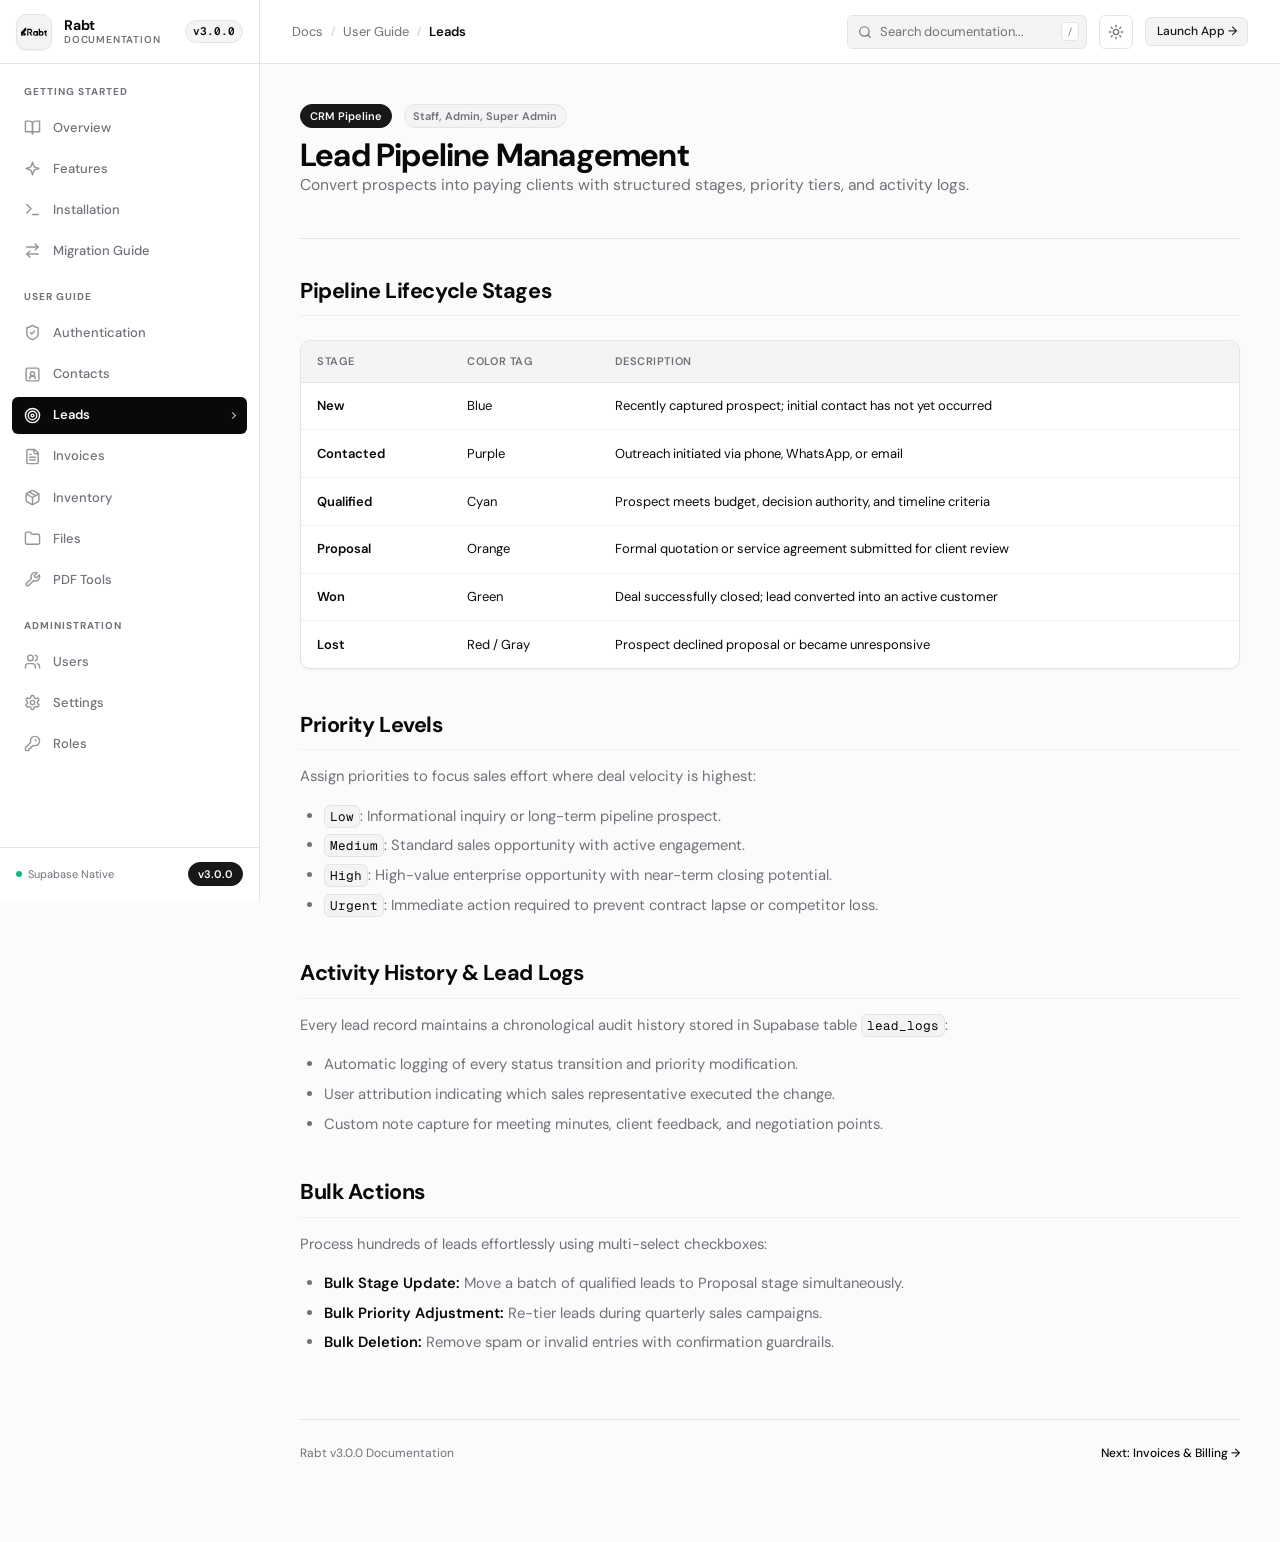
<file: Documentation/user-guide/leads.html>
<!DOCTYPE html>
<html lang="en">
  <head>
    <meta charset="UTF-8" />
    <meta name="viewport" content="width=device-width, initial-scale=1.0" />
    <title>Lead Management - Rabt Documentation</title>
    <link rel="stylesheet" href="../css/styles.css" />
    <link rel="icon" href="../image/favicon.ico" sizes="any" />
    <link rel="icon" href="../image/favicon.svg" type="image/svg+xml" />
    <link rel="apple-touch-icon" href="../image/apple-touch-icon.png" />
  </head>
  <body>
    <!-- Sidebar Navigation -->
    <nav class="sidebar" id="sidebar">
      <div class="sidebar-header">
        <div class="sidebar-logo-box">
          <img src="../image/rabt-dark.png" alt="Rabt" class="sidebar-logo" />
        </div>
        <div class="sidebar-brand-meta">
          <div class="sidebar-brand-title">Rabt</div>
          <div class="sidebar-brand-sub">Documentation</div>
        </div>
        <span class="version-pill">v3.0.0</span>
      </div>

      <div class="nav-scroll">
        <ul class="nav-menu">
          <li class="nav-section">Getting Started</li>
          <li>
            <a href="../index.html">
              <svg class="nav-icon" viewBox="0 0 24 24" fill="none" stroke="currentColor" stroke-width="2" stroke-linecap="round" stroke-linejoin="round"><path d="M2 3h6a4 4 0 0 1 4 4v14a3 3 0 0 0-3-3H2z"/><path d="M22 3h-6a4 4 0 0 0-4 4v14a3 3 0 0 1 3-3h7z"/></svg>
              <span>Overview</span>
            </a>
          </li>
          <li>
            <a href="../features.html">
              <svg class="nav-icon" viewBox="0 0 24 24" fill="none" stroke="currentColor" stroke-width="2" stroke-linecap="round" stroke-linejoin="round"><path d="m12 3-1.9 5.8a2 2 0 0 1-1.3 1.3L3 12l5.8 1.9a2 2 0 0 1 1.3 1.3L12 21l1.9-5.8a2 2 0 0 1 1.3-1.3L21 12l-5.8-1.9a2 2 0 0 1-1.3-1.3z"/></svg>
              <span>Features</span>
            </a>
          </li>
          <li>
            <a href="../installation.html">
              <svg class="nav-icon" viewBox="0 0 24 24" fill="none" stroke="currentColor" stroke-width="2" stroke-linecap="round" stroke-linejoin="round"><polyline points="4 17 10 11 4 5"/><line x1="12" x2="20" y1="19" y2="19"/></svg>
              <span>Installation</span>
            </a>
          </li>
          <li>
            <a href="../migration.html">
              <svg class="nav-icon" viewBox="0 0 24 24" fill="none" stroke="currentColor" stroke-width="2" stroke-linecap="round" stroke-linejoin="round"><path d="m16 3 4 4-4 4"/><path d="M20 7H4"/><path d="m8 21-4-4 4-4"/><path d="M4 17h16"/></svg>
              <span>Migration Guide</span>
            </a>
          </li>

          <li class="nav-section">User Guide</li>
          <li>
            <a href="authentication.html">
              <svg class="nav-icon" viewBox="0 0 24 24" fill="none" stroke="currentColor" stroke-width="2" stroke-linecap="round" stroke-linejoin="round"><path d="M20 13c0 5-3.5 7.5-7.66 8.95a1 1 0 0 1-.67-.01C7.5 20.5 4 18 4 13V6a1 1 0 0 1 1-1c2 0 4.5-1.2 6.24-2.72a1.17 1.17 0 0 1 1.52 0C14.51 3.81 17 5 19 5a1 1 0 0 1 1 1z"/><path d="m9 12 2 2 4-4"/></svg>
              <span>Authentication</span>
            </a>
          </li>
          <li>
            <a href="contacts.html">
              <svg class="nav-icon" viewBox="0 0 24 24" fill="none" stroke="currentColor" stroke-width="2" stroke-linecap="round" stroke-linejoin="round"><path d="M16 18a4 4 0 0 0-8 0"/><circle cx="12" cy="11" r="3"/><rect width="18" height="18" x="3" y="3" rx="2"/></svg>
              <span>Contacts</span>
            </a>
          </li>
          <li>
            <a href="leads.html" class="active">
              <svg class="nav-icon" viewBox="0 0 24 24" fill="none" stroke="currentColor" stroke-width="2" stroke-linecap="round" stroke-linejoin="round"><circle cx="12" cy="12" r="10"/><circle cx="12" cy="12" r="6"/><circle cx="12" cy="12" r="2"/></svg>
              <span>Leads</span>
            </a>
          </li>
          <li>
            <a href="invoices.html">
              <svg class="nav-icon" viewBox="0 0 24 24" fill="none" stroke="currentColor" stroke-width="2" stroke-linecap="round" stroke-linejoin="round"><path d="M15 2H6a2 2 0 0 0-2 2v16a2 2 0 0 0 2 2h12a2 2 0 0 0 2-2V7Z"/><path d="M14 2v4a2 2 0 0 0 2 2h4"/><path d="M10 9H8"/><path d="M16 13H8"/><path d="M16 17H8"/></svg>
              <span>Invoices</span>
            </a>
          </li>
          <li>
            <a href="inventory.html">
              <svg class="nav-icon" viewBox="0 0 24 24" fill="none" stroke="currentColor" stroke-width="2" stroke-linecap="round" stroke-linejoin="round"><path d="m7.5 4.27 9 5.15"/><path d="M21 8a2 2 0 0 0-1-1.73l-7-4a2 2 0 0 0-2 0l-7 4A2 2 0 0 0 3 8v8a2 2 0 0 0 1 1.73l7 4a2 2 0 0 0 2 0l7-4A2 2 0 0 0 21 16Z"/><path d="m3.3 7 8.7 5 8.7-5"/><path d="M12 22V12"/></svg>
              <span>Inventory</span>
            </a>
          </li>
          <li>
            <a href="files.html">
              <svg class="nav-icon" viewBox="0 0 24 24" fill="none" stroke="currentColor" stroke-width="2" stroke-linecap="round" stroke-linejoin="round"><path d="M20 20a2 2 0 0 0 2-2V8a2 2 0 0 0-2-2h-7.9a2 2 0 0 1-1.69-.9L9.6 3.9A2 2 0 0 0 7.93 3H4a2 2 0 0 0-2 2v13a2 2 0 0 0 2 2Z"/></svg>
              <span>Files</span>
            </a>
          </li>
          <li>
            <a href="pdf-tools.html">
              <svg class="nav-icon" viewBox="0 0 24 24" fill="none" stroke="currentColor" stroke-width="2" stroke-linecap="round" stroke-linejoin="round"><path d="M14.7 6.3a1 1 0 0 0 0 1.4l1.6 1.6a1 1 0 0 0 1.4 0l3.77-3.77a6 6 0 0 1-7.94 7.94l-6.91 6.91a2.12 2.12 0 0 1-3-3l6.91-6.91a6 6 0 0 1 7.94-7.94l-3.76 3.76z"/></svg>
              <span>PDF Tools</span>
            </a>
          </li>

          <li class="nav-section">Administration</li>
          <li>
            <a href="../admin/users.html">
              <svg class="nav-icon" viewBox="0 0 24 24" fill="none" stroke="currentColor" stroke-width="2" stroke-linecap="round" stroke-linejoin="round"><path d="M16 21v-2a4 4 0 0 0-4-4H6a4 4 0 0 0-4 4v2"/><circle cx="9" cy="7" r="4"/><path d="M22 21v-2a4 4 0 0 0-3-3.87"/><path d="M16 3.13a4 4 0 0 1 0 7.75"/></svg>
              <span>Users</span>
            </a>
          </li>
          <li>
            <a href="../admin/settings.html">
              <svg class="nav-icon" viewBox="0 0 24 24" fill="none" stroke="currentColor" stroke-width="2" stroke-linecap="round" stroke-linejoin="round"><path d="M12.22 2h-.44a2 2 0 0 0-2 2v.18a2 2 0 0 1-1 1.73l-.43.25a2 2 0 0 1-2 0l-.15-.08a2 2 0 0 0-2.73.73l-.22.38a2 2 0 0 0 .73 2.73l.15.1a2 2 0 0 1 1 1.72v.51a2 2 0 0 1-1 1.74l-.15.09a2 2 0 0 0-.73 2.73l.22.38a2 2 0 0 0 2.73.73l.15-.08a2 2 0 0 1 2 0l.43.25a2 2 0 0 1 1 1.73V20a2 2 0 0 0 2 2h.44a2 2 0 0 0 2-2v-.18a2 2 0 0 1 1-1.73l.43-.25a2 2 0 0 1 2 0l.15.08a2 2 0 0 0 2.73-.73l.22-.39a2 2 0 0 0-.73-2.73l-.15-.08a2 2 0 0 1-1-1.74v-.5a2 2 0 0 1 1-1.74l.15-.09a2 2 0 0 0 .73-2.73l-.22-.38a2 2 0 0 0-2.73-.73l-.15.08a2 2 0 0 1-2 0l-.43-.25a2 2 0 0 1-1-1.73V4a2 2 0 0 0-2-2z"/><circle cx="12" cy="12" r="3"/></svg>
              <span>Settings</span>
            </a>
          </li>
          <li>
            <a href="../admin/roles.html">
              <svg class="nav-icon" viewBox="0 0 24 24" fill="none" stroke="currentColor" stroke-width="2" stroke-linecap="round" stroke-linejoin="round"><path d="M2.586 17.414A2 2 0 0 0 2 18.828V21a1 1 0 0 0 1 1h3a1 1 0 0 0 1-1v-1a1 1 0 0 1 1-1h1a1 1 0 0 0 1-1v-1a1 1 0 0 1 1-1h.172a2 2 0 0 0 1.414-.586l.814-.814a6.5 6.5 0 1 0-4-4z"/><circle cx="16.5" cy="7.5" r=".5" fill="currentColor"/></svg>
              <span>Roles</span>
            </a>
          </li>
        </ul>
      </div>

      <div class="sidebar-footer">
        <span class="tag-pill"><span class="dot"></span> Supabase Native</span>
        <span class="badge badge-primary">v3.0.0</span>
      </div>
    </nav>

    <!-- Main Layout Frame -->
    <div class="layout-root">
      <!-- TopBar -->
      <header class="topbar">
        <div class="topbar-left">
          <button class="sidebar-toggle" id="sidebarToggle" aria-label="Toggle navigation">
            <svg width="18" height="18" viewBox="0 0 24 24" fill="none" stroke="currentColor" stroke-width="2" stroke-linecap="round" stroke-linejoin="round"><line x1="4" x2="20" y1="12" y2="12"/><line x1="4" x2="20" y1="6" y2="6"/><line x1="4" x2="20" y1="18" y2="18"/></svg>
          </button>
          <div class="breadcrumbs">
            <a href="../index.html">Docs</a>
            <span class="sep">/</span>
            <span>User Guide</span>
            <span class="sep">/</span>
            <span class="current">Leads</span>
          </div>
        </div>

        <div class="topbar-right">
          <div class="search-box">
            <svg class="search-icon" viewBox="0 0 24 24" fill="none" stroke="currentColor" stroke-width="2" stroke-linecap="round" stroke-linejoin="round"><circle cx="11" cy="11" r="8"/><path d="m21 21-4.3-4.3"/></svg>
            <input type="text" id="docSearch" class="search-input" placeholder="Search documentation..." />
            <kbd class="search-kbd">/</kbd>
          </div>

          <button class="theme-btn" id="themeToggle" title="Toggle theme">
            <svg class="sun-icon" viewBox="0 0 24 24" fill="none" stroke="currentColor" stroke-width="2" stroke-linecap="round" stroke-linejoin="round"><circle cx="12" cy="12" r="4"/><path d="M12 2v2"/><path d="M12 20v2"/><path d="m4.93 4.93 1.41 1.41"/><path d="m17.66 17.66 1.41 1.41"/><path d="M2 12h2"/><path d="M20 12h2"/><path d="m6.34 17.66-1.41 1.41"/><path d="m19.07 4.93-1.41 1.41"/></svg>
            <svg class="moon-icon" viewBox="0 0 24 24" fill="none" stroke="currentColor" stroke-width="2" stroke-linecap="round" stroke-linejoin="round"><path d="M12 3a6 6 0 0 0 9 9 9 9 0 1 1-9-9Z"/></svg>
          </button>

          <a href="https://rabt.kraito.com/" target="_blank" rel="noopener" class="btn btn-secondary btn-sm">Launch App →</a>
        </div>
      </header>

      <!-- Content -->
      <main class="content">
        <div class="content-inner doc-content">
          <header class="page-header">
            <div class="page-header-top">
              <span class="badge badge-primary">CRM Pipeline</span>
              <span class="badge">Staff, Admin, Super Admin</span>
            </div>
            <h1>Lead Pipeline Management</h1>
            <p class="subtitle">
              Convert prospects into paying clients with structured stages, priority tiers, and activity logs.
            </p>
          </header>

          <h2 class="mt-0">Pipeline Lifecycle Stages</h2>
          <div class="table-wrapper">
            <table>
              <thead>
                <tr>
                  <th>Stage</th>
                  <th>Color Tag</th>
                  <th>Description</th>
                </tr>
              </thead>
              <tbody>
                <tr>
                  <td><strong>New</strong></td>
                  <td>Blue</td>
                  <td>Recently captured prospect; initial contact has not yet occurred</td>
                </tr>
                <tr>
                  <td><strong>Contacted</strong></td>
                  <td>Purple</td>
                  <td>Outreach initiated via phone, WhatsApp, or email</td>
                </tr>
                <tr>
                  <td><strong>Qualified</strong></td>
                  <td>Cyan</td>
                  <td>Prospect meets budget, decision authority, and timeline criteria</td>
                </tr>
                <tr>
                  <td><strong>Proposal</strong></td>
                  <td>Orange</td>
                  <td>Formal quotation or service agreement submitted for client review</td>
                </tr>
                <tr>
                  <td><strong>Won</strong></td>
                  <td>Green</td>
                  <td>Deal successfully closed; lead converted into an active customer</td>
                </tr>
                <tr>
                  <td><strong>Lost</strong></td>
                  <td>Red / Gray</td>
                  <td>Prospect declined proposal or became unresponsive</td>
                </tr>
              </tbody>
            </table>
          </div>

          <h2>Priority Levels</h2>
          <p>
            Assign priorities to focus sales effort where deal velocity is highest:
          </p>
          <ul>
            <li><code>Low</code>: Informational inquiry or long-term pipeline prospect.</li>
            <li><code>Medium</code>: Standard sales opportunity with active engagement.</li>
            <li><code>High</code>: High-value enterprise opportunity with near-term closing potential.</li>
            <li><code>Urgent</code>: Immediate action required to prevent contract lapse or competitor loss.</li>
          </ul>

          <h2>Activity History & Lead Logs</h2>
          <p>
            Every lead record maintains a chronological audit history stored in Supabase table <code>lead_logs</code>:
          </p>
          <ul>
            <li>Automatic logging of every status transition and priority modification.</li>
            <li>User attribution indicating which sales representative executed the change.</li>
            <li>Custom note capture for meeting minutes, client feedback, and negotiation points.</li>
          </ul>

          <h2>Bulk Actions</h2>
          <p>
            Process hundreds of leads effortlessly using multi-select checkboxes:
          </p>
          <ul>
            <li><strong>Bulk Stage Update:</strong> Move a batch of qualified leads to Proposal stage simultaneously.</li>
            <li><strong>Bulk Priority Adjustment:</strong> Re-tier leads during quarterly sales campaigns.</li>
            <li><strong>Bulk Deletion:</strong> Remove spam or invalid entries with confirmation guardrails.</li>
          </ul>

          <footer class="doc-footer">
            <div>Rabt v3.0.0 Documentation</div>
            <div><a href="invoices.html">Next: Invoices & Billing →</a></div>
          </footer>
        </div>
      </main>
    </div>

    <script src="../js/main.js"></script>
  </body>
</html>
</file>
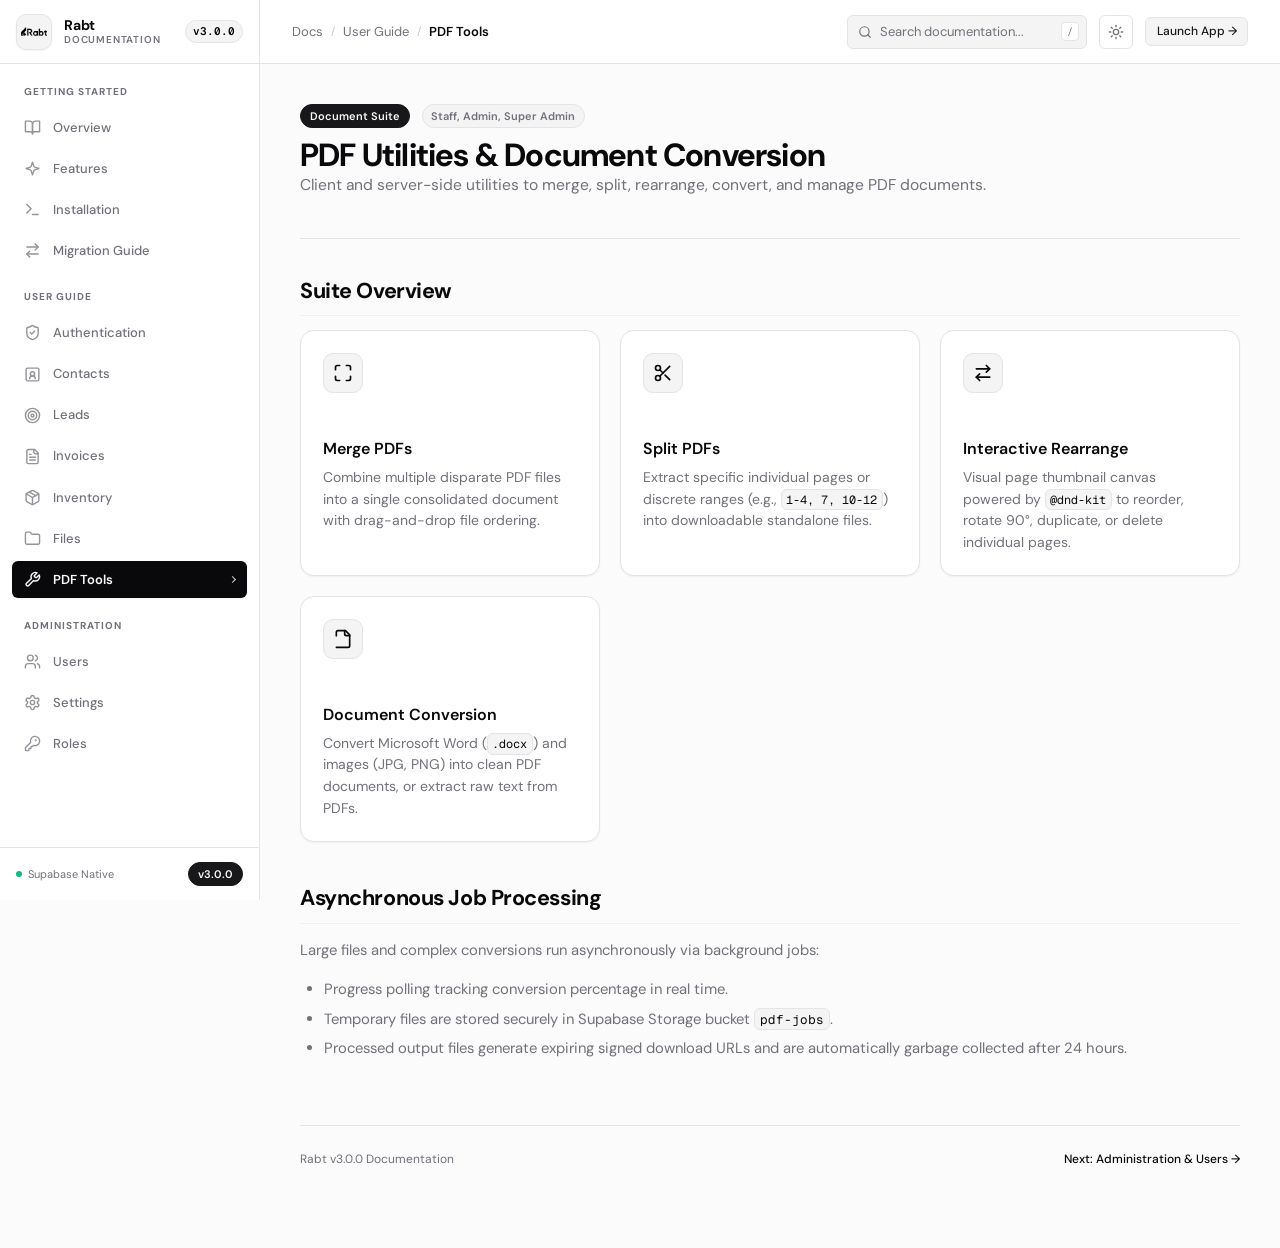
<file: Documentation/user-guide/pdf-tools.html>
<!DOCTYPE html>
<html lang="en">
  <head>
    <meta charset="UTF-8" />
    <meta name="viewport" content="width=device-width, initial-scale=1.0" />
    <title>PDF Utilities - Rabt Documentation</title>
    <link rel="stylesheet" href="../css/styles.css" />
    <link rel="icon" href="../image/favicon.ico" sizes="any" />
    <link rel="icon" href="../image/favicon.svg" type="image/svg+xml" />
    <link rel="apple-touch-icon" href="../image/apple-touch-icon.png" />
  </head>
  <body>
    <!-- Sidebar Navigation -->
    <nav class="sidebar" id="sidebar">
      <div class="sidebar-header">
        <div class="sidebar-logo-box">
          <img src="../image/rabt-dark.png" alt="Rabt" class="sidebar-logo" />
        </div>
        <div class="sidebar-brand-meta">
          <div class="sidebar-brand-title">Rabt</div>
          <div class="sidebar-brand-sub">Documentation</div>
        </div>
        <span class="version-pill">v3.0.0</span>
      </div>

      <div class="nav-scroll">
        <ul class="nav-menu">
          <li class="nav-section">Getting Started</li>
          <li>
            <a href="../index.html">
              <svg class="nav-icon" viewBox="0 0 24 24" fill="none" stroke="currentColor" stroke-width="2" stroke-linecap="round" stroke-linejoin="round"><path d="M2 3h6a4 4 0 0 1 4 4v14a3 3 0 0 0-3-3H2z"/><path d="M22 3h-6a4 4 0 0 0-4 4v14a3 3 0 0 1 3-3h7z"/></svg>
              <span>Overview</span>
            </a>
          </li>
          <li>
            <a href="../features.html">
              <svg class="nav-icon" viewBox="0 0 24 24" fill="none" stroke="currentColor" stroke-width="2" stroke-linecap="round" stroke-linejoin="round"><path d="m12 3-1.9 5.8a2 2 0 0 1-1.3 1.3L3 12l5.8 1.9a2 2 0 0 1 1.3 1.3L12 21l1.9-5.8a2 2 0 0 1 1.3-1.3L21 12l-5.8-1.9a2 2 0 0 1-1.3-1.3z"/></svg>
              <span>Features</span>
            </a>
          </li>
          <li>
            <a href="../installation.html">
              <svg class="nav-icon" viewBox="0 0 24 24" fill="none" stroke="currentColor" stroke-width="2" stroke-linecap="round" stroke-linejoin="round"><polyline points="4 17 10 11 4 5"/><line x1="12" x2="20" y1="19" y2="19"/></svg>
              <span>Installation</span>
            </a>
          </li>
          <li>
            <a href="../migration.html">
              <svg class="nav-icon" viewBox="0 0 24 24" fill="none" stroke="currentColor" stroke-width="2" stroke-linecap="round" stroke-linejoin="round"><path d="m16 3 4 4-4 4"/><path d="M20 7H4"/><path d="m8 21-4-4 4-4"/><path d="M4 17h16"/></svg>
              <span>Migration Guide</span>
            </a>
          </li>

          <li class="nav-section">User Guide</li>
          <li>
            <a href="authentication.html">
              <svg class="nav-icon" viewBox="0 0 24 24" fill="none" stroke="currentColor" stroke-width="2" stroke-linecap="round" stroke-linejoin="round"><path d="M20 13c0 5-3.5 7.5-7.66 8.95a1 1 0 0 1-.67-.01C7.5 20.5 4 18 4 13V6a1 1 0 0 1 1-1c2 0 4.5-1.2 6.24-2.72a1.17 1.17 0 0 1 1.52 0C14.51 3.81 17 5 19 5a1 1 0 0 1 1 1z"/><path d="m9 12 2 2 4-4"/></svg>
              <span>Authentication</span>
            </a>
          </li>
          <li>
            <a href="contacts.html">
              <svg class="nav-icon" viewBox="0 0 24 24" fill="none" stroke="currentColor" stroke-width="2" stroke-linecap="round" stroke-linejoin="round"><path d="M16 18a4 4 0 0 0-8 0"/><circle cx="12" cy="11" r="3"/><rect width="18" height="18" x="3" y="3" rx="2"/></svg>
              <span>Contacts</span>
            </a>
          </li>
          <li>
            <a href="leads.html">
              <svg class="nav-icon" viewBox="0 0 24 24" fill="none" stroke="currentColor" stroke-width="2" stroke-linecap="round" stroke-linejoin="round"><circle cx="12" cy="12" r="10"/><circle cx="12" cy="12" r="6"/><circle cx="12" cy="12" r="2"/></svg>
              <span>Leads</span>
            </a>
          </li>
          <li>
            <a href="invoices.html">
              <svg class="nav-icon" viewBox="0 0 24 24" fill="none" stroke="currentColor" stroke-width="2" stroke-linecap="round" stroke-linejoin="round"><path d="M15 2H6a2 2 0 0 0-2 2v16a2 2 0 0 0 2 2h12a2 2 0 0 0 2-2V7Z"/><path d="M14 2v4a2 2 0 0 0 2 2h4"/><path d="M10 9H8"/><path d="M16 13H8"/><path d="M16 17H8"/></svg>
              <span>Invoices</span>
            </a>
          </li>
          <li>
            <a href="inventory.html">
              <svg class="nav-icon" viewBox="0 0 24 24" fill="none" stroke="currentColor" stroke-width="2" stroke-linecap="round" stroke-linejoin="round"><path d="m7.5 4.27 9 5.15"/><path d="M21 8a2 2 0 0 0-1-1.73l-7-4a2 2 0 0 0-2 0l-7 4A2 2 0 0 0 3 8v8a2 2 0 0 0 1 1.73l7 4a2 2 0 0 0 2 0l7-4A2 2 0 0 0 21 16Z"/><path d="m3.3 7 8.7 5 8.7-5"/><path d="M12 22V12"/></svg>
              <span>Inventory</span>
            </a>
          </li>
          <li>
            <a href="files.html">
              <svg class="nav-icon" viewBox="0 0 24 24" fill="none" stroke="currentColor" stroke-width="2" stroke-linecap="round" stroke-linejoin="round"><path d="M20 20a2 2 0 0 0 2-2V8a2 2 0 0 0-2-2h-7.9a2 2 0 0 1-1.69-.9L9.6 3.9A2 2 0 0 0 7.93 3H4a2 2 0 0 0-2 2v13a2 2 0 0 0 2 2Z"/></svg>
              <span>Files</span>
            </a>
          </li>
          <li>
            <a href="pdf-tools.html" class="active">
              <svg class="nav-icon" viewBox="0 0 24 24" fill="none" stroke="currentColor" stroke-width="2" stroke-linecap="round" stroke-linejoin="round"><path d="M14.7 6.3a1 1 0 0 0 0 1.4l1.6 1.6a1 1 0 0 0 1.4 0l3.77-3.77a6 6 0 0 1-7.94 7.94l-6.91 6.91a2.12 2.12 0 0 1-3-3l6.91-6.91a6 6 0 0 1 7.94-7.94l-3.76 3.76z"/></svg>
              <span>PDF Tools</span>
            </a>
          </li>

          <li class="nav-section">Administration</li>
          <li>
            <a href="../admin/users.html">
              <svg class="nav-icon" viewBox="0 0 24 24" fill="none" stroke="currentColor" stroke-width="2" stroke-linecap="round" stroke-linejoin="round"><path d="M16 21v-2a4 4 0 0 0-4-4H6a4 4 0 0 0-4 4v2"/><circle cx="9" cy="7" r="4"/><path d="M22 21v-2a4 4 0 0 0-3-3.87"/><path d="M16 3.13a4 4 0 0 1 0 7.75"/></svg>
              <span>Users</span>
            </a>
          </li>
          <li>
            <a href="../admin/settings.html">
              <svg class="nav-icon" viewBox="0 0 24 24" fill="none" stroke="currentColor" stroke-width="2" stroke-linecap="round" stroke-linejoin="round"><path d="M12.22 2h-.44a2 2 0 0 0-2 2v.18a2 2 0 0 1-1 1.73l-.43.25a2 2 0 0 1-2 0l-.15-.08a2 2 0 0 0-2.73.73l-.22.38a2 2 0 0 0 .73 2.73l.15.1a2 2 0 0 1 1 1.72v.51a2 2 0 0 1-1 1.74l-.15.09a2 2 0 0 0-.73 2.73l.22.38a2 2 0 0 0 2.73.73l.15-.08a2 2 0 0 1 2 0l.43.25a2 2 0 0 1 1 1.73V20a2 2 0 0 0 2 2h.44a2 2 0 0 0 2-2v-.18a2 2 0 0 1 1-1.73l.43-.25a2 2 0 0 1 2 0l.15.08a2 2 0 0 0 2.73-.73l.22-.39a2 2 0 0 0-.73-2.73l-.15-.08a2 2 0 0 1-1-1.74v-.5a2 2 0 0 1 1-1.74l.15-.09a2 2 0 0 0 .73-2.73l-.22-.38a2 2 0 0 0-2.73-.73l-.15.08a2 2 0 0 1-2 0l-.43-.25a2 2 0 0 1-1-1.73V4a2 2 0 0 0-2-2z"/><circle cx="12" cy="12" r="3"/></svg>
              <span>Settings</span>
            </a>
          </li>
          <li>
            <a href="../admin/roles.html">
              <svg class="nav-icon" viewBox="0 0 24 24" fill="none" stroke="currentColor" stroke-width="2" stroke-linecap="round" stroke-linejoin="round"><path d="M2.586 17.414A2 2 0 0 0 2 18.828V21a1 1 0 0 0 1 1h3a1 1 0 0 0 1-1v-1a1 1 0 0 1 1-1h1a1 1 0 0 0 1-1v-1a1 1 0 0 1 1-1h.172a2 2 0 0 0 1.414-.586l.814-.814a6.5 6.5 0 1 0-4-4z"/><circle cx="16.5" cy="7.5" r=".5" fill="currentColor"/></svg>
              <span>Roles</span>
            </a>
          </li>
        </ul>
      </div>

      <div class="sidebar-footer">
        <span class="tag-pill"><span class="dot"></span> Supabase Native</span>
        <span class="badge badge-primary">v3.0.0</span>
      </div>
    </nav>

    <!-- Main Layout Frame -->
    <div class="layout-root">
      <!-- TopBar -->
      <header class="topbar">
        <div class="topbar-left">
          <button class="sidebar-toggle" id="sidebarToggle" aria-label="Toggle navigation">
            <svg width="18" height="18" viewBox="0 0 24 24" fill="none" stroke="currentColor" stroke-width="2" stroke-linecap="round" stroke-linejoin="round"><line x1="4" x2="20" y1="12" y2="12"/><line x1="4" x2="20" y1="6" y2="6"/><line x1="4" x2="20" y1="18" y2="18"/></svg>
          </button>
          <div class="breadcrumbs">
            <a href="../index.html">Docs</a>
            <span class="sep">/</span>
            <span>User Guide</span>
            <span class="sep">/</span>
            <span class="current">PDF Tools</span>
          </div>
        </div>

        <div class="topbar-right">
          <div class="search-box">
            <svg class="search-icon" viewBox="0 0 24 24" fill="none" stroke="currentColor" stroke-width="2" stroke-linecap="round" stroke-linejoin="round"><circle cx="11" cy="11" r="8"/><path d="m21 21-4.3-4.3"/></svg>
            <input type="text" id="docSearch" class="search-input" placeholder="Search documentation..." />
            <kbd class="search-kbd">/</kbd>
          </div>

          <button class="theme-btn" id="themeToggle" title="Toggle theme">
            <svg class="sun-icon" viewBox="0 0 24 24" fill="none" stroke="currentColor" stroke-width="2" stroke-linecap="round" stroke-linejoin="round"><circle cx="12" cy="12" r="4"/><path d="M12 2v2"/><path d="M12 20v2"/><path d="m4.93 4.93 1.41 1.41"/><path d="m17.66 17.66 1.41 1.41"/><path d="M2 12h2"/><path d="M20 12h2"/><path d="m6.34 17.66-1.41 1.41"/><path d="m19.07 4.93-1.41 1.41"/></svg>
            <svg class="moon-icon" viewBox="0 0 24 24" fill="none" stroke="currentColor" stroke-width="2" stroke-linecap="round" stroke-linejoin="round"><path d="M12 3a6 6 0 0 0 9 9 9 9 0 1 1-9-9Z"/></svg>
          </button>

          <a href="https://rabt.kraito.com/" target="_blank" rel="noopener" class="btn btn-secondary btn-sm">Launch App →</a>
        </div>
      </header>

      <!-- Content -->
      <main class="content">
        <div class="content-inner doc-content">
          <header class="page-header">
            <div class="page-header-top">
              <span class="badge badge-primary">Document Suite</span>
              <span class="badge">Staff, Admin, Super Admin</span>
            </div>
            <h1>PDF Utilities & Document Conversion</h1>
            <p class="subtitle">
              Client and server-side utilities to merge, split, rearrange, convert, and manage PDF documents.
            </p>
          </header>

          <h2 class="mt-0">Suite Overview</h2>
          <div class="cards-grid">
            <div class="card">
              <div class="card-icon-wrap">
                <svg viewBox="0 0 24 24" fill="none" stroke="currentColor" stroke-width="2" stroke-linecap="round" stroke-linejoin="round"><path d="M8 3H5a2 2 0 0 0-2 2v3"/><path d="M21 8V5a2 2 0 0 0-2-2h-3"/><path d="M3 16v3a2 2 0 0 0 2 2h3"/><path d="M16 21h3a2 2 0 0 0 2-2v-3"/></svg>
              </div>
              <h3>Merge PDFs</h3>
              <p>Combine multiple disparate PDF files into a single consolidated document with drag-and-drop file ordering.</p>
            </div>

            <div class="card">
              <div class="card-icon-wrap">
                <svg viewBox="0 0 24 24" fill="none" stroke="currentColor" stroke-width="2" stroke-linecap="round" stroke-linejoin="round"><circle cx="6" cy="6" r="3"/><circle cx="6" cy="18" r="3"/><line x1="20" x2="8.12" y1="4" y2="15.88"/><line x1="14.47" x2="20" y1="14.48" y2="20"/><line x1="8.12" x2="12" y1="8.12" y2="12"/></svg>
              </div>
              <h3>Split PDFs</h3>
              <p>Extract specific individual pages or discrete ranges (e.g., <code>1-4, 7, 10-12</code>) into downloadable standalone files.</p>
            </div>

            <div class="card">
              <div class="card-icon-wrap">
                <svg viewBox="0 0 24 24" fill="none" stroke="currentColor" stroke-width="2" stroke-linecap="round" stroke-linejoin="round"><path d="m16 3 4 4-4 4"/><path d="M20 7H4"/><path d="m8 21-4-4 4-4"/><path d="M4 17h16"/></svg>
              </div>
              <h3>Interactive Rearrange</h3>
              <p>Visual page thumbnail canvas powered by <code>@dnd-kit</code> to reorder, rotate 90°, duplicate, or delete individual pages.</p>
            </div>

            <div class="card">
              <div class="card-icon-wrap">
                <svg viewBox="0 0 24 24" fill="none" stroke="currentColor" stroke-width="2" stroke-linecap="round" stroke-linejoin="round"><path d="M4 22h14a2 2 0 0 0 2-2V7l-5-5H6a2 2 0 0 0-2 2v4"/><path d="M14 2v4a2 2 0 0 0 2 2h4"/></svg>
              </div>
              <h3>Document Conversion</h3>
              <p>Convert Microsoft Word (<code>.docx</code>) and images (JPG, PNG) into clean PDF documents, or extract raw text from PDFs.</p>
            </div>
          </div>

          <h2>Asynchronous Job Processing</h2>
          <p>
            Large files and complex conversions run asynchronously via background jobs:
          </p>
          <ul>
            <li>Progress polling tracking conversion percentage in real time.</li>
            <li>Temporary files are stored securely in Supabase Storage bucket <code>pdf-jobs</code>.</li>
            <li>Processed output files generate expiring signed download URLs and are automatically garbage collected after 24 hours.</li>
          </ul>

          <footer class="doc-footer">
            <div>Rabt v3.0.0 Documentation</div>
            <div><a href="../admin/users.html">Next: Administration & Users →</a></div>
          </footer>
        </div>
      </main>
    </div>

    <script src="../js/main.js"></script>
  </body>
</html>
</file>
<file: Documentation/css/styles.css>
/**
 * Rabt Documentation - Design System
 * Pixel-perfect replication of the Rabt codebase design
 * Copyright (c) 2024-2026 Kraito. All rights reserved.
 */

/* Import Rabt fonts from Google Fonts */
@import url('https://fonts.googleapis.com/css2?family=DM+Sans:ital,opsz,wght@0,9..40,100..1000;1,9..40,100..1000&family=Geist+Mono:wght@300;400;500;600;700&display=swap');

:root {
  /* Rabt Light Theme Tokens (OKLCH replicated in sRGB for universal HTML compatibility) */
  --font-sans: 'DM Sans', -apple-system, BlinkMacSystemFont, 'Segoe UI', Roboto, sans-serif;
  --font-mono: 'Geist Mono', ui-monospace, SFMono-Regular, Menlo, Monaco, Consolas, monospace;

  --background: #fbfbfb;
  --foreground: #09090b;

  --card: #ffffff;
  --card-foreground: #09090b;

  --popover: #ffffff;
  --popover-foreground: #09090b;

  --primary: #18181b;
  --primary-foreground: #fafafa;

  --secondary: #f4f4f5;
  --secondary-foreground: #18181b;

  --muted: #f4f4f5;
  --muted-foreground: #71717a;

  --accent: #f4f4f5;
  --accent-foreground: #18181b;

  --destructive: #ef4444;
  --destructive-foreground: #fafafa;

  --border: #e4e4e7;
  --border-subtle: #f0f0f2;
  --input: #e4e4e7;
  --ring: #a1a1aa;

  --sidebar: rgba(255, 255, 255, 0.94);
  --sidebar-foreground: #09090b;
  --sidebar-border: #e4e4e7;
  --sidebar-active: #09090b;
  --sidebar-active-fg: #fafafa;
  --sidebar-hover: #f4f4f5;

  --code-bg: #18181b;
  --code-fg: #f4f4f5;
  --code-border: #27272a;

  --alert-info-bg: #f0f9ff;
  --alert-info-border: #bae6fd;
  --alert-info-text: #0369a1;

  --alert-tip-bg: #f0fdf4;
  --alert-tip-border: #bbf7d0;
  --alert-tip-text: #15803d;

  --alert-warning-bg: #fefce8;
  --alert-warning-border: #fef08a;
  --alert-warning-text: #a16207;

  --alert-danger-bg: #fef2f2;
  --alert-danger-border: #fecaca;
  --alert-danger-text: #b91c1c;

  --radius-sm: 6px;
  --radius-md: 10px;
  --radius-lg: 14px;
  --radius-xl: 18px;

  --sidebar-w: 260px;
  --header-h: 64px;
  --max-content-w: 1080px;

  --shadow-xs: 0 1px 2px 0 rgba(0, 0, 0, 0.05);
  --shadow-sm: 0 1px 3px 0 rgba(0, 0, 0, 0.07), 0 1px 2px -1px rgba(0, 0, 0, 0.07);
  --shadow-md: 0 4px 6px -1px rgba(0, 0, 0, 0.07), 0 2px 4px -2px rgba(0, 0, 0, 0.07);
  --shadow-lg: 0 10px 15px -3px rgba(0, 0, 0, 0.08), 0 4px 6px -4px rgba(0, 0, 0, 0.08);
}

/* Dark theme active either via .dark class or data-theme="dark" */
html.dark,
body.dark,
[data-theme="dark"] {
  --background: #0d0d0f;
  --foreground: #fafafa;

  --card: #141417;
  --card-foreground: #fafafa;

  --popover: #141417;
  --popover-foreground: #fafafa;

  --primary: #fafafa;
  --primary-foreground: #09090b;

  --secondary: #222226;
  --secondary-foreground: #fafafa;

  --muted: #1e1e23;
  --muted-foreground: #a1a1aa;

  --accent: #222226;
  --accent-foreground: #fafafa;

  --destructive: #7f1d1d;
  --destructive-foreground: #fef2f2;

  --border: #27272a;
  --border-subtle: #1e1e23;
  --input: #27272a;
  --ring: #52525b;

  --sidebar: rgba(18, 18, 22, 0.94);
  --sidebar-foreground: #fafafa;
  --sidebar-border: #27272a;
  --sidebar-active: #fafafa;
  --sidebar-active-fg: #09090b;
  --sidebar-hover: #222226;

  --code-bg: #09090b;
  --code-fg: #f4f4f5;
  --code-border: #27272a;

  --alert-info-bg: rgba(3, 105, 161, 0.12);
  --alert-info-border: rgba(56, 189, 248, 0.25);
  --alert-info-text: #7dd3fc;

  --alert-tip-bg: rgba(21, 128, 61, 0.12);
  --alert-tip-border: rgba(74, 222, 128, 0.25);
  --alert-tip-text: #86efac;

  --alert-warning-bg: rgba(161, 98, 7, 0.12);
  --alert-warning-border: rgba(250, 204, 21, 0.25);
  --alert-warning-text: #fde047;

  --alert-danger-bg: rgba(185, 28, 28, 0.12);
  --alert-danger-border: rgba(248, 113, 113, 0.25);
  --alert-danger-text: #fca5a5;
}

/* Base resets & typography */
*, *::before, *::after {
  box-sizing: border-box;
  margin: 0;
  padding: 0;
}

html {
  font-family: var(--font-sans);
  background-color: var(--background);
  color: var(--foreground);
  line-height: 1.5;
  -webkit-font-smoothing: antialiased;
  -moz-osx-font-smoothing: grayscale;
  scroll-behavior: smooth;
  scroll-padding-top: calc(var(--header-h) + 1.5rem);
}

body {
  min-height: 100vh;
  display: flex;
  background-color: var(--background);
  color: var(--foreground);
  overflow-x: hidden;
}

/* Links */
a {
  color: inherit;
  text-decoration: none;
  transition: color 0.15s ease, opacity 0.15s ease;
}

/* Sidebar (Replicating components/shell/SidebarFrame.tsx & NavScope.tsx) */
.sidebar {
  position: fixed;
  top: 0;
  bottom: 0;
  left: 0;
  width: var(--sidebar-w);
  background: var(--sidebar);
  border-right: 1px solid var(--sidebar-border);
  backdrop-filter: blur(20px);
  -webkit-backdrop-filter: blur(20px);
  z-index: 50;
  display: flex;
  flex-direction: column;
  transition: transform 0.25s cubic-bezier(0.16, 1, 0.3, 1);
}

.sidebar-header {
  height: var(--header-h);
  border-bottom: 1px solid var(--sidebar-border);
  display: flex;
  align-items: center;
  gap: 0.75rem;
  padding: 0 1rem;
  flex-shrink: 0;
}

.sidebar-logo-box {
  width: 36px;
  height: 36px;
  border-radius: var(--radius-md);
  background: var(--muted);
  border: 1px solid var(--border);
  display: flex;
  align-items: center;
  justify-content: center;
  overflow: hidden;
  padding: 3px;
  box-shadow: var(--shadow-xs);
  flex-shrink: 0;
}

.sidebar-logo {
  width: 26px;
  height: 26px;
  object-fit: contain;
}

.sidebar-brand-meta {
  min-width: 0;
  flex: 1;
}

.sidebar-brand-title {
  font-size: 14px;
  font-weight: 700;
  letter-spacing: -0.015em;
  color: var(--foreground);
  line-height: 1.2;
}

.sidebar-brand-sub {
  font-size: 10px;
  font-weight: 600;
  letter-spacing: 0.08em;
  text-transform: uppercase;
  color: var(--muted-foreground);
  line-height: 1.3;
}

.version-pill {
  font-size: 11px;
  font-weight: 600;
  font-family: var(--font-mono);
  padding: 2px 7px;
  border-radius: 9999px;
  background: var(--muted);
  color: var(--foreground);
  border: 1px solid var(--border);
  letter-spacing: 0;
}

/* Sidebar Navigation */
.nav-scroll {
  flex: 1;
  overflow-y: auto;
  padding: 1rem 0.75rem 2rem;
}

.nav-menu {
  list-style: none;
  display: flex;
  flex-direction: column;
  gap: 0.25rem;
}

.nav-section {
  font-size: 10px;
  font-weight: 700;
  letter-spacing: 0.1em;
  text-transform: uppercase;
  color: var(--muted-foreground);
  padding: 1rem 0.75rem 0.375rem;
}

.nav-menu > li:first-child.nav-section {
  padding-top: 0.25rem;
}

.nav-menu a {
  display: flex;
  align-items: center;
  gap: 0.75rem;
  padding: 0.55rem 0.75rem;
  font-size: 13px;
  font-weight: 500;
  border-radius: var(--radius-sm);
  color: var(--muted-foreground);
  transition: all 0.15s ease;
  position: relative;
}

.nav-menu a:hover {
  background: var(--sidebar-hover);
  color: var(--foreground);
}

.nav-menu a.active {
  background: var(--sidebar-active);
  color: var(--sidebar-active-fg);
  font-weight: 600;
  box-shadow: var(--shadow-xs);
}

.nav-menu a .nav-icon {
  width: 17px;
  height: 17px;
  flex-shrink: 0;
  opacity: 0.75;
  transition: opacity 0.15s ease;
}

.nav-menu a:hover .nav-icon {
  opacity: 1;
}

.nav-menu a.active .nav-icon {
  opacity: 1;
}

.nav-menu a.active::after {
  content: "";
  display: inline-block;
  width: 5px;
  height: 5px;
  border-right: 1.75px solid currentColor;
  border-bottom: 1.75px solid currentColor;
  transform: rotate(-45deg);
  margin-left: auto;
  opacity: 0.8;
}

/* Sidebar Footer */
.sidebar-footer {
  border-top: 1px solid var(--sidebar-border);
  padding: 0.875rem 1rem;
  display: flex;
  align-items: center;
  justify-content: space-between;
  background: var(--sidebar);
  gap: 0.5rem;
}

.sidebar-footer .tag-pill {
  font-size: 11px;
  color: var(--muted-foreground);
  display: flex;
  align-items: center;
  gap: 6px;
}

.sidebar-footer .tag-pill .dot {
  width: 6px;
  height: 6px;
  border-radius: 50%;
  background: #10b981;
}

/* TopBar / Header (Replicating components/shell/TopBar.tsx) */
.layout-root {
  flex: 1;
  display: flex;
  flex-direction: column;
  min-width: 0;
  margin-left: var(--sidebar-w);
  min-height: 100vh;
}

.topbar {
  position: sticky;
  top: 0;
  height: var(--header-h);
  background: var(--sidebar);
  backdrop-filter: blur(16px);
  -webkit-backdrop-filter: blur(16px);
  border-bottom: 1px solid var(--border);
  z-index: 40;
  display: flex;
  align-items: center;
  justify-content: space-between;
  padding: 0 2rem;
  gap: 1.5rem;
}

.topbar-left {
  display: flex;
  align-items: center;
  gap: 1rem;
  min-width: 0;
}

.sidebar-toggle {
  display: none;
  background: transparent;
  border: 1px solid var(--border);
  border-radius: var(--radius-sm);
  color: var(--foreground);
  width: 34px;
  height: 34px;
  align-items: center;
  justify-content: center;
  cursor: pointer;
  padding: 0;
  font-size: 16px;
}

.sidebar-toggle:hover {
  background: var(--muted);
}

.breadcrumbs {
  display: flex;
  align-items: center;
  gap: 0.5rem;
  font-size: 13px;
  color: var(--muted-foreground);
  white-space: nowrap;
}

.breadcrumbs a:hover {
  color: var(--foreground);
}

.breadcrumbs .sep {
  opacity: 0.4;
  font-size: 11px;
}

.breadcrumbs .current {
  color: var(--foreground);
  font-weight: 600;
}

.topbar-right {
  display: flex;
  align-items: center;
  gap: 0.75rem;
  flex-shrink: 0;
}

/* Search bar in TopBar */
.search-box {
  position: relative;
  display: flex;
  align-items: center;
}

.search-input {
  width: 240px;
  height: 34px;
  background: var(--muted);
  border: 1px solid var(--border);
  border-radius: var(--radius-sm);
  padding: 0 2.25rem 0 2rem;
  font-size: 13px;
  font-family: var(--font-sans);
  color: var(--foreground);
  transition: all 0.2s ease;
  outline: none;
}

.search-input::placeholder {
  color: var(--muted-foreground);
}

.search-input:focus {
  border-color: var(--ring);
  background: var(--card);
  box-shadow: 0 0 0 2px rgba(161, 161, 170, 0.15);
  width: 290px;
}

.search-icon {
  position: absolute;
  left: 0.65rem;
  width: 14px;
  height: 14px;
  color: var(--muted-foreground);
  pointer-events: none;
}

.search-kbd {
  position: absolute;
  right: 0.5rem;
  font-size: 10px;
  font-family: var(--font-mono);
  background: var(--card);
  border: 1px solid var(--border);
  border-radius: 4px;
  padding: 1px 5px;
  color: var(--muted-foreground);
  pointer-events: none;
}

/* Theme Switcher Button matching codebase */
.theme-btn {
  background: transparent;
  border: 1px solid var(--border);
  border-radius: var(--radius-sm);
  width: 34px;
  height: 34px;
  display: inline-flex;
  align-items: center;
  justify-content: center;
  cursor: pointer;
  color: var(--muted-foreground);
  transition: all 0.15s ease;
}

.theme-btn:hover {
  color: var(--foreground);
  background: var(--muted);
}

.theme-btn svg {
  width: 16px;
  height: 16px;
}

.theme-btn .moon-icon {
  display: none;
}

html.dark .theme-btn .sun-icon {
  display: none;
}

html.dark .theme-btn .moon-icon {
  display: block;
}

/* Buttons */
.btn {
  display: inline-flex;
  align-items: center;
  justify-content: center;
  gap: 0.5rem;
  padding: 0.45rem 0.9rem;
  font-size: 13px;
  font-weight: 500;
  border-radius: var(--radius-sm);
  cursor: pointer;
  transition: all 0.15s ease;
  text-decoration: none;
  border: 1px solid transparent;
  line-height: 1.4;
}

.btn-primary {
  background: var(--primary);
  color: var(--primary-foreground);
  border-color: var(--primary);
  box-shadow: var(--shadow-xs);
}

.btn-primary:hover {
  opacity: 0.92;
  transform: translateY(-1px);
}

.btn-secondary {
  background: var(--secondary);
  color: var(--secondary-foreground);
  border-color: var(--border);
}

.btn-secondary:hover {
  background: var(--muted);
  border-color: var(--ring);
}

.btn-sm {
  padding: 0.3rem 0.65rem;
  font-size: 12px;
}

/* Content Area */
.content {
  flex: 1;
  padding: 2.5rem 2.5rem 5rem;
}

.content-inner {
  max-width: var(--max-content-w);
  margin: 0 auto;
}

/* Page Header (Replicating components/shell/PageHeader.tsx) */
.page-header {
  margin-bottom: 2.25rem;
  border-bottom: 1px solid var(--border);
  padding-bottom: 1.5rem;
}

.page-header-top {
  display: flex;
  align-items: center;
  gap: 0.75rem;
  margin-bottom: 0.5rem;
}

.page-header h1 {
  font-size: 2rem;
  font-weight: 700;
  letter-spacing: -0.025em;
  color: var(--foreground);
  line-height: 1.2;
}

.page-header .subtitle {
  font-size: 0.975rem;
  color: var(--muted-foreground);
  line-height: 1.5;
  max-width: 720px;
}

.badge {
  display: inline-flex;
  align-items: center;
  gap: 0.35rem;
  padding: 0.175rem 0.55rem;
  font-size: 11px;
  font-weight: 600;
  border-radius: 9999px;
  border: 1px solid var(--border);
  background: var(--muted);
  color: var(--muted-foreground);
  white-space: nowrap;
}

.badge-primary {
  background: var(--primary);
  color: var(--primary-foreground);
  border-color: var(--primary);
}

.badge-supabase {
  background: rgba(62, 207, 142, 0.12);
  color: #10b981;
  border-color: rgba(62, 207, 142, 0.3);
}

html.dark .badge-supabase {
  color: #34d399;
}

.badge-nextjs {
  background: var(--muted);
  color: var(--foreground);
  border-color: var(--border);
}

.badge-success {
  background: rgba(34, 197, 94, 0.12);
  color: #16a34a;
  border-color: rgba(34, 197, 94, 0.28);
}

html.dark .badge-success {
  color: #4ade80;
  border-color: rgba(74, 222, 128, 0.32);
}

.badge-danger {
  background: rgba(239, 68, 68, 0.12);
  color: #dc2626;
  border-color: rgba(239, 68, 68, 0.28);
}

html.dark .badge-danger {
  color: #f87171;
  border-color: rgba(248, 113, 113, 0.32);
}

.badge-neutral {
  background: var(--muted);
  color: var(--muted-foreground);
  border-color: var(--border);
}

.badge-neutral svg,
.badge-success svg,
.badge-danger svg {
  flex-shrink: 0;
}


/* Hero Section (Replicating app/page.tsx styled marketing card) */
.hero {
  position: relative;
  background: var(--card);
  border: 1px solid var(--border);
  border-radius: var(--radius-lg);
  padding: 3rem 2.5rem;
  margin-bottom: 2.5rem;
  overflow: hidden;
  box-shadow: var(--shadow-xs);
}

.hero-glow-1 {
  position: absolute;
  top: -100px;
  left: -80px;
  width: 260px;
  height: 260px;
  border-radius: 50%;
  background: rgba(200, 200, 210, 0.25);
  filter: blur(60px);
  pointer-events: none;
}

html.dark .hero-glow-1 {
  background: rgba(70, 70, 85, 0.2);
}

.hero-glow-2 {
  position: absolute;
  bottom: -90px;
  right: -60px;
  width: 280px;
  height: 280px;
  border-radius: 50%;
  background: rgba(180, 180, 200, 0.2);
  filter: blur(60px);
  pointer-events: none;
}

html.dark .hero-glow-2 {
  background: rgba(60, 60, 80, 0.15);
}

.hero-inner {
  position: relative;
  z-index: 2;
  max-width: 680px;
}

.hero-logo {
  height: 38px;
  width: auto;
  margin-bottom: 1.25rem;
}

.hero h2 {
  font-size: 1.85rem;
  font-weight: 700;
  letter-spacing: -0.025em;
  color: var(--foreground);
  line-height: 1.25;
  margin-bottom: 0.75rem;
}

.hero p {
  font-size: 1rem;
  color: var(--muted-foreground);
  line-height: 1.6;
  margin-bottom: 1.5rem;
}

.hero-buttons {
  display: flex;
  flex-wrap: wrap;
  gap: 0.75rem;
}

/* Headings in documentation */
.doc-content h2 {
  font-size: 1.35rem;
  font-weight: 700;
  letter-spacing: -0.02em;
  color: var(--foreground);
  margin-top: 2.5rem;
  margin-bottom: 0.875rem;
  padding-bottom: 0.5rem;
  border-bottom: 1px solid var(--border-subtle);
  display: flex;
  align-items: center;
  gap: 0.5rem;
}

.doc-content h2.mt-0 {
  margin-top: 0;
}

.doc-content h3 {
  font-size: 1.05rem;
  font-weight: 600;
  color: var(--foreground);
  margin-top: 1.75rem;
  margin-bottom: 0.5rem;
}

.doc-content h4 {
  font-size: 0.925rem;
  font-weight: 600;
  color: var(--foreground);
  margin-top: 1.25rem;
  margin-bottom: 0.35rem;
}

.doc-content p {
  font-size: 0.925rem;
  color: var(--muted-foreground);
  line-height: 1.65;
  margin-bottom: 1rem;
}

.doc-content p strong {
  color: var(--foreground);
  font-weight: 600;
}

.doc-content ul, .doc-content ol {
  margin-bottom: 1.25rem;
  padding-left: 1.5rem;
}

.doc-content li {
  font-size: 0.925rem;
  color: var(--muted-foreground);
  line-height: 1.6;
  margin-bottom: 0.375rem;
}

.doc-content li strong {
  color: var(--foreground);
  font-weight: 600;
}

/* Core Modules Cards Grid (Replicating components/ui/card.tsx) */
.section-title {
  font-size: 1.15rem;
  font-weight: 700;
  letter-spacing: -0.015em;
  margin: 2.25rem 0 1rem;
  color: var(--foreground);
}

.cards-grid {
  display: grid;
  grid-template-columns: repeat(auto-fill, minmax(300px, 1fr));
  gap: 1.25rem;
  margin-bottom: 2rem;
}

.card {
  background: var(--card);
  border: 1px solid var(--border);
  border-radius: var(--radius-lg);
  padding: 1.35rem;
  transition: all 0.2s cubic-bezier(0.16, 1, 0.3, 1);
  box-shadow: var(--shadow-xs);
  display: flex;
  flex-direction: column;
}

.card:hover {
  border-color: var(--ring);
  transform: translateY(-2px);
  box-shadow: var(--shadow-md);
}

.card-icon-wrap {
  width: 40px;
  height: 40px;
  border-radius: var(--radius-md);
  background: var(--muted);
  border: 1px solid var(--border);
  display: flex;
  align-items: center;
  justify-content: center;
  margin-bottom: 1rem;
  color: var(--foreground);
}

.card-icon-wrap svg {
  width: 20px;
  height: 20px;
}

.card h3 {
  font-size: 1rem;
  font-weight: 600;
  color: var(--foreground);
  margin-bottom: 0.375rem;
}

.card p {
  font-size: 0.875rem;
  color: var(--muted-foreground);
  line-height: 1.55;
  margin-bottom: 0;
  flex: 1;
}

/* Quick Links Grid */
.links-grid {
  display: grid;
  grid-template-columns: repeat(auto-fill, minmax(280px, 1fr));
  gap: 1rem;
  margin-bottom: 2.5rem;
}

.link-card {
  display: flex;
  flex-direction: column;
  background: var(--card);
  border: 1px solid var(--border);
  border-radius: var(--radius-md);
  padding: 1.15rem 1.25rem;
  transition: all 0.15s ease;
  box-shadow: var(--shadow-xs);
}

.link-card:hover {
  border-color: var(--ring);
  background: var(--muted);
  transform: translateY(-1px);
}

.link-card h4 {
  font-size: 0.925rem;
  font-weight: 600;
  color: var(--foreground);
  margin-bottom: 0.25rem;
  display: flex;
  align-items: center;
  justify-content: space-between;
}

.link-card h4::after {
  content: "→";
  font-size: 14px;
  opacity: 0.4;
  transition: transform 0.15s ease, opacity 0.15s ease;
}

.link-card:hover h4::after {
  opacity: 1;
  transform: translateX(3px);
}

.link-card p {
  font-size: 0.825rem;
  color: var(--muted-foreground);
  margin-bottom: 0;
  line-height: 1.45;
}

/* Stats Grid */
.stats-grid {
  display: grid;
  grid-template-columns: repeat(auto-fill, minmax(180px, 1fr));
  gap: 1rem;
  margin: 1.25rem 0 2rem;
}

.stat-card {
  background: var(--card);
  border: 1px solid var(--border);
  border-radius: var(--radius-md);
  padding: 1.15rem;
  text-align: center;
  box-shadow: var(--shadow-xs);
}

.stat-number {
  display: block;
  font-size: 1.75rem;
  font-weight: 700;
  letter-spacing: -0.02em;
  color: var(--foreground);
  font-family: var(--font-mono);
}

.stat-label {
  display: block;
  font-size: 11px;
  font-weight: 600;
  text-transform: uppercase;
  letter-spacing: 0.05em;
  color: var(--muted-foreground);
  margin-top: 0.25rem;
}

/* Alerts / Callouts (Replicating components/ui/alert.tsx) */
.alert {
  display: flex;
  gap: 0.875rem;
  padding: 1rem 1.15rem;
  border-radius: var(--radius-md);
  margin: 1.25rem 0 1.5rem;
  font-size: 0.875rem;
  line-height: 1.55;
  border: 1px solid transparent;
}

.alert a {
  text-decoration: underline;
  text-underline-offset: 3px;
  font-weight: 600;
}

.alert strong {
  font-weight: 600;
}

.alert-icon {
  width: 18px;
  height: 18px;
  flex-shrink: 0;
  margin-top: 1px;
}

.alert-body {
  flex: 1;
}

.alert-info {
  background: var(--alert-info-bg);
  border-color: var(--alert-info-border);
  color: var(--alert-info-text);
}

.alert-tip, .alert-success {
  background: var(--alert-tip-bg);
  border-color: var(--alert-tip-border);
  color: var(--alert-tip-text);
}

.alert-warning {
  background: var(--alert-warning-bg);
  border-color: var(--alert-warning-border);
  color: var(--alert-warning-text);
}

.alert-danger {
  background: var(--alert-danger-bg);
  border-color: var(--alert-danger-border);
  color: var(--alert-danger-text);
}

/* Steps (Numbered timeline) */
.steps {
  display: flex;
  flex-direction: column;
  gap: 1.25rem;
  margin: 1.5rem 0 2rem;
  position: relative;
  padding-left: 2.25rem;
}

.steps::before {
  content: "";
  position: absolute;
  top: 10px;
  bottom: 10px;
  left: 14px;
  width: 2px;
  background: var(--border);
}

.step {
  position: relative;
}

.step::before {
  counter-increment: step-counter;
  content: counter(step-counter);
  position: absolute;
  left: -2.25rem;
  top: 0;
  width: 28px;
  height: 28px;
  border-radius: 50%;
  background: var(--card);
  border: 2px solid var(--primary);
  color: var(--foreground);
  font-size: 12px;
  font-weight: 700;
  font-family: var(--font-mono);
  display: flex;
  align-items: center;
  justify-content: center;
  box-shadow: var(--shadow-xs);
  z-index: 2;
}

.steps {
  counter-reset: step-counter;
}

.step h4 {
  font-size: 0.975rem;
  font-weight: 600;
  color: var(--foreground);
  margin-top: 0.15rem;
  margin-bottom: 0.35rem;
}

.step p {
  margin-bottom: 0.5rem;
}

/* Code Blocks & Pre */
.code-block-wrapper {
  position: relative;
  margin: 1.25rem 0 1.5rem;
  border-radius: var(--radius-md);
  border: 1px solid var(--border);
  background: var(--code-bg);
  overflow: hidden;
  box-shadow: var(--shadow-xs);
}

.code-header {
  display: flex;
  align-items: center;
  justify-content: space-between;
  padding: 0.45rem 0.85rem;
  background: rgba(255, 255, 255, 0.04);
  border-bottom: 1px solid rgba(255, 255, 255, 0.08);
}

.code-lang {
  font-size: 11px;
  font-weight: 500;
  font-family: var(--font-mono);
  color: rgba(255, 255, 255, 0.5);
  text-transform: uppercase;
  letter-spacing: 0.05em;
}

.code-copy-btn {
  background: rgba(255, 255, 255, 0.08);
  border: 1px solid rgba(255, 255, 255, 0.12);
  color: rgba(255, 255, 255, 0.8);
  border-radius: 4px;
  font-size: 11px;
  font-family: var(--font-sans);
  padding: 3px 8px;
  cursor: pointer;
  display: inline-flex;
  align-items: center;
  gap: 4px;
  transition: all 0.15s ease;
}

.code-copy-btn:hover {
  background: rgba(255, 255, 255, 0.16);
  color: #ffffff;
}

pre {
  margin: 0;
  padding: 1rem 1.15rem;
  overflow-x: auto;
  font-family: var(--font-mono);
  font-size: 13px;
  line-height: 1.6;
  color: var(--code-fg);
  background: transparent;
}

pre code {
  font-family: inherit;
  font-size: inherit;
  color: inherit;
  background: transparent !important;
  padding: 0 !important;
  border: none !important;
}

/* Inline Code */
:not(pre) > code {
  font-family: var(--font-mono);
  font-size: 0.85em;
  padding: 0.15em 0.4em;
  border-radius: var(--radius-sm);
  background: var(--muted);
  border: 1px solid var(--border);
  color: var(--foreground);
}

/* Tables (Replicating components/ui/table.tsx) */
.table-wrapper {
  margin: 1.5rem 0 2rem;
  border: 1px solid var(--border);
  border-radius: var(--radius-md);
  overflow: hidden;
  box-shadow: var(--shadow-xs);
  background: var(--card);
}

table {
  width: 100%;
  border-collapse: collapse;
  text-align: left;
  font-size: 13px;
}

thead {
  background: var(--muted);
  border-bottom: 1px solid var(--border);
}

th {
  padding: 0.75rem 1rem;
  font-size: 11px;
  font-weight: 600;
  letter-spacing: 0.05em;
  text-transform: uppercase;
  color: var(--muted-foreground);
}

td {
  padding: 0.85rem 1rem;
  border-bottom: 1px solid var(--border-subtle);
  color: var(--foreground);
  line-height: 1.5;
}

tbody tr:last-child td {
  border-bottom: none;
}

tbody tr:hover {
  background: var(--muted);
}

td strong {
  color: var(--foreground);
  font-weight: 600;
}

td code {
  font-size: 12px;
}

/* Methods & Role Badges */
.method-badge {
  display: inline-block;
  font-family: var(--font-mono);
  font-size: 10px;
  font-weight: 700;
  padding: 2px 6px;
  border-radius: 4px;
  text-transform: uppercase;
}

.method-get { background: rgba(59, 130, 246, 0.12); color: #2563eb; }
.method-post { background: rgba(16, 185, 129, 0.12); color: #059669; }
.method-put { background: rgba(245, 158, 11, 0.12); color: #d97706; }
.method-delete { background: rgba(239, 68, 68, 0.12); color: #dc2626; }

html.dark .method-get { color: #60a5fa; }
html.dark .method-post { color: #34d399; }
html.dark .method-put { color: #fbbf24; }
html.dark .method-delete { color: #f87171; }

/* Backdrop overlay on mobile */
.sidebar-overlay {
  display: none;
  position: fixed;
  inset: 0;
  background: rgba(0, 0, 0, 0.5);
  backdrop-filter: blur(4px);
  z-index: 45;
}

/* Footer in main content */
.doc-footer {
  margin-top: 4rem;
  padding-top: 1.5rem;
  border-top: 1px solid var(--border);
  display: flex;
  align-items: center;
  justify-content: space-between;
  flex-wrap: wrap;
  gap: 1rem;
  font-size: 12px;
  color: var(--muted-foreground);
}

.doc-footer a {
  color: var(--foreground);
  font-weight: 500;
}

.doc-footer a:hover {
  text-decoration: underline;
}

/* Responsive adjustments */
@media (max-width: 1024px) {
  .sidebar {
    transform: translateX(-100%);
  }

  .sidebar.open {
    transform: translateX(0);
    box-shadow: var(--shadow-lg);
  }

  .sidebar-overlay.active {
    display: block;
  }

  .layout-root {
    margin-left: 0;
  }

  .sidebar-toggle {
    display: inline-flex;
  }

  .topbar {
    padding: 0 1rem;
  }

  .content {
    padding: 1.5rem 1rem 4rem;
  }

  .search-input {
    width: 160px;
  }

  .search-input:focus {
    width: 200px;
  }

  .hero {
    padding: 2rem 1.5rem;
  }

  .hero h2 {
    font-size: 1.45rem;
  }

  .cards-grid {
    grid-template-columns: 1fr;
  }
}
</file>
